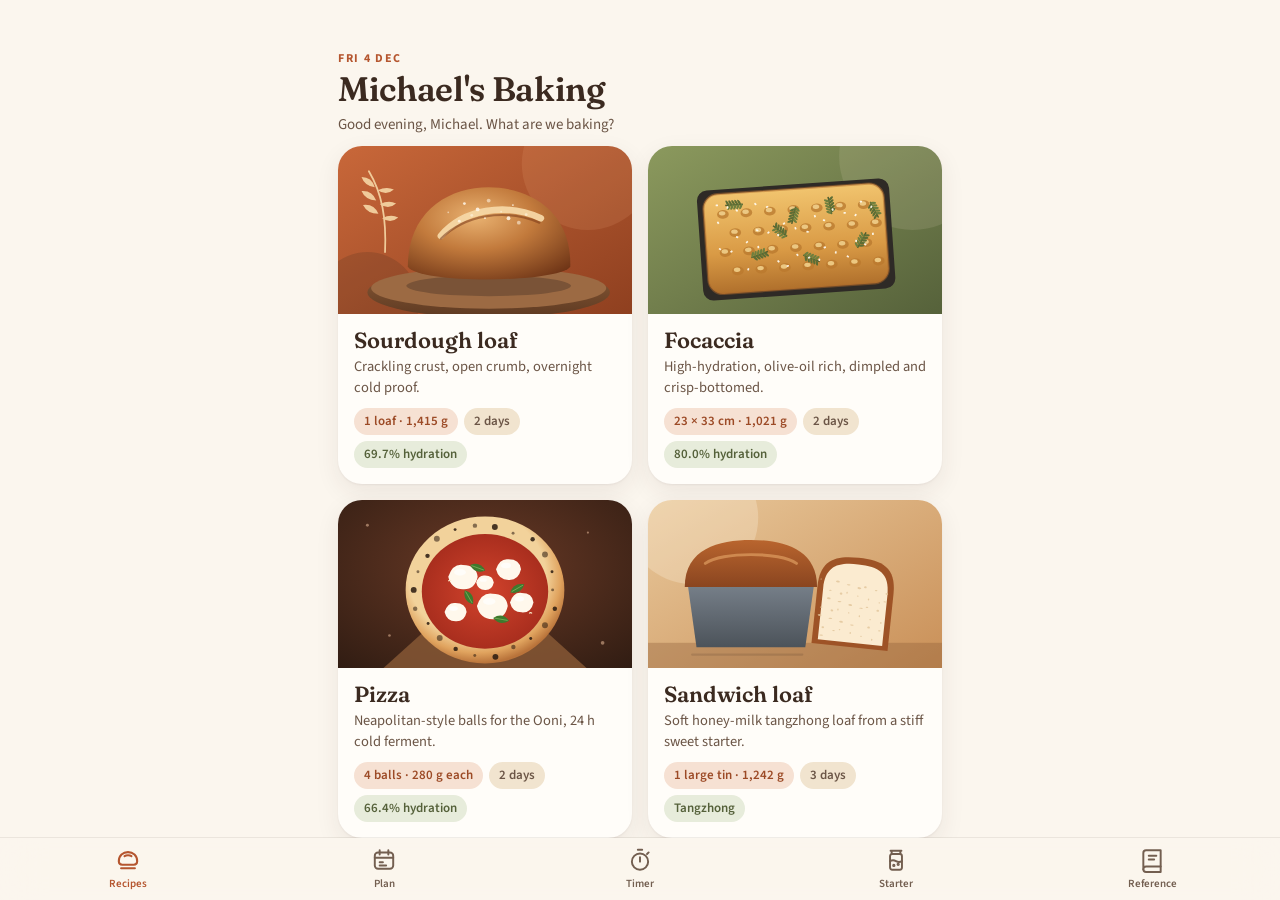
<file: index.html>
<!doctype html>
<html lang="en-GB">
<head>
<meta charset="utf-8">
<meta name="viewport" content="width=device-width,initial-scale=1,viewport-fit=cover">
<title>Michael's Baking</title>
<meta name="description" content="Sourdough loaf, focaccia, pizza and sandwich loaf: scaling, planner and bake-day timer.">
<meta name="theme-color" content="#FBF6EE">
<meta name="color-scheme" content="light dark">
<meta name="apple-mobile-web-app-capable" content="yes">
<meta name="mobile-web-app-capable" content="yes">
<meta name="apple-mobile-web-app-status-bar-style" content="default">
<meta name="apple-mobile-web-app-title" content="Baking">
<meta name="format-detection" content="telephone=no">
<link rel="manifest" href="manifest.webmanifest">
<link rel="apple-touch-icon" sizes="180x180" href="icons/apple-touch-icon.png">
<link rel="icon" type="image/png" sizes="192x192" href="icons/icon-192.png">
<style>
@font-face{font-family:"Fraunces";src:url([data-uri]) format("woff2");font-weight:400 700;font-display:swap}
@font-face{font-family:"Source Sans 3";src:url([data-uri]) format("woff2");font-weight:200 900;font-display:swap}
:root{
  --bg:#FBF6EE;--card:#FFFDF9;--ink:#3B2A20;--ink2:#6B5546;--ink3:#735F50;--heat-ink:#A8522A;--olive-ink:#55613A;--terra:#B5562F;--terra2:#9C4A26;--terra-soft:#F6E1D3;
  --wheat:#F1E4CF;--wheat2:#E6D3B6;--olive:#6E7B4B;--olive-soft:#E7ECDB;--heat:#FBE7DA;--heat2:#D9733F;--cold:#6F8796;--cold-soft:#E1E9EE;
  --line:rgba(59,42,32,.10);--line2:rgba(59,42,32,.16);--nav:rgba(251,246,238,.82);
  --shadow:0 1px 2px rgba(59,42,32,.06),0 8px 24px rgba(59,42,32,.08);--shadow-lg:0 2px 6px rgba(59,42,32,.08),0 18px 40px rgba(59,42,32,.14);
  --serif:"Fraunces","Iowan Old Style","Georgia",serif;--sans:"Source Sans 3","Source Sans Pro",-apple-system,BlinkMacSystemFont,"Segoe UI",Roboto,sans-serif;
  --sat:env(safe-area-inset-top,0px);--sab:env(safe-area-inset-bottom,0px);--tabh:62px;
  --ease:cubic-bezier(.2,.8,.2,1);
  color-scheme:light;
}
@media (prefers-color-scheme:dark){:root:not([data-theme=light]){
  --bg:#1A1410;--card:#261D17;--ink:#F4EADF;--ink2:#CDB9A7;--ink3:#A8937F;--heat-ink:#EE9466;--olive-ink:#AEBB86;--terra:#D86C40;--terra2:#E58A5E;--terra-soft:#3A2418;
  --wheat:#30251D;--wheat2:#3D2F25;--olive:#9DAA74;--olive-soft:#273021;--heat:#3A2419;--heat2:#E8834D;--cold:#8FA8B8;--cold-soft:#1F2A30;
  --line:rgba(255,236,215,.08);--line2:rgba(255,236,215,.14);--nav:rgba(26,20,16,.8);
  --shadow:0 1px 2px rgba(0,0,0,.3),0 8px 24px rgba(0,0,0,.25);--shadow-lg:0 2px 6px rgba(0,0,0,.35),0 18px 40px rgba(0,0,0,.4);color-scheme:dark}}
:root[data-theme=dark]{
  --bg:#1A1410;--card:#261D17;--ink:#F4EADF;--ink2:#CDB9A7;--ink3:#A8937F;--heat-ink:#EE9466;--olive-ink:#AEBB86;--terra:#D86C40;--terra2:#E58A5E;--terra-soft:#3A2418;
  --wheat:#30251D;--wheat2:#3D2F25;--olive:#9DAA74;--olive-soft:#273021;--heat:#3A2419;--heat2:#E8834D;--cold:#8FA8B8;--cold-soft:#1F2A30;
  --line:rgba(255,236,215,.08);--line2:rgba(255,236,215,.14);--nav:rgba(26,20,16,.8);
  --shadow:0 1px 2px rgba(0,0,0,.3),0 8px 24px rgba(0,0,0,.25);--shadow-lg:0 2px 6px rgba(0,0,0,.35),0 18px 40px rgba(0,0,0,.4);color-scheme:dark}
*{box-sizing:border-box;-webkit-tap-highlight-color:transparent}
html,body{margin:0;height:100%;background:var(--bg);color:var(--ink);font-family:var(--sans);font-size:16px;line-height:1.45;-webkit-font-smoothing:antialiased;overscroll-behavior:none}
body{overflow:hidden}
button{font:inherit;color:inherit;border:0;background:none;padding:0;cursor:pointer;touch-action:manipulation}
input{font:inherit;color:inherit}
.num{font-variant-numeric:tabular-nums lining-nums}
#app{position:fixed;inset:0;overflow:hidden;background:var(--bg)}
.view{position:absolute;inset:0;bottom:calc(var(--tabh) + var(--sab));overflow-y:auto;overflow-x:hidden;-webkit-overflow-scrolling:touch;overscroll-behavior-y:contain;scroll-behavior:auto}
.view.enter{animation:fadeUp .32s var(--ease)}
.view.push{animation:pushIn .38s var(--ease)}
.view.pop{animation:popIn .32s var(--ease)}
@keyframes fadeUp{from{opacity:0;transform:translateY(10px)}to{opacity:1;transform:none}}
@keyframes pushIn{from{transform:translateX(34%);opacity:.3}to{transform:none;opacity:1}}
@keyframes popIn{from{transform:translateX(-18%);opacity:.4}to{transform:none;opacity:1}}
.wrap{padding:0 18px 28px;max-width:640px;margin:0 auto}
/* nav */
.nav{position:sticky;top:0;z-index:20;height:calc(48px + var(--sat));padding-top:var(--sat);display:flex;align-items:center;justify-content:center;transition:background .2s,box-shadow .2s}
.nav .t{font-family:var(--sans);font-weight:700;font-size:16px;opacity:0;transform:translateY(4px);transition:all .22s var(--ease)}
.nav.solid{background:var(--nav);-webkit-backdrop-filter:saturate(1.6) blur(18px);backdrop-filter:saturate(1.6) blur(18px);box-shadow:0 .5px 0 var(--line2)}
.nav.solid .t{opacity:1;transform:none}
.nav .left,.nav .right{position:absolute;top:var(--sat);height:48px;display:flex;align-items:center}
.nav .left{left:6px}.nav .right{right:10px}
.back{display:flex;align-items:center;gap:2px;color:var(--terra);font-weight:600;font-size:17px;padding:8px 10px;border-radius:12px}
.back svg{width:22px;height:22px}
.iconbtn{width:44px;height:44px;border-radius:22px;display:grid;place-items:center;color:var(--terra)}
.iconbtn svg{width:22px;height:22px}
.large{padding:2px 18px 10px;max-width:640px;margin:0 auto}
.kicker{font-size:12px;letter-spacing:.14em;text-transform:uppercase;font-weight:700;color:var(--terra)}
h1.lt{font-family:var(--serif);font-weight:600;font-size:34px;line-height:1.08;margin:4px 0 0;letter-spacing:-.01em}
.sub{color:var(--ink2);font-size:15px;margin-top:6px}
h2.sh{font-family:var(--serif);font-weight:600;font-size:21px;margin:26px 0 10px;letter-spacing:-.005em}
h2.sh small{font-family:var(--sans);font-weight:500;font-size:13px;color:var(--ink3);margin-left:6px}
h3{font-family:var(--serif);font-weight:600;font-size:17px;margin:0 0 6px}
p{margin:0 0 10px}
.muted{color:var(--ink2)}.faint{color:var(--ink3);font-size:13px}
/* cards */
.card{background:var(--card);border-radius:20px;box-shadow:var(--shadow);padding:16px;margin-bottom:12px}
.card.flat{box-shadow:none;border:1px solid var(--line)}
.card.tint{background:var(--wheat);box-shadow:none}
.card.heat{background:var(--heat);box-shadow:none;border-left:4px solid var(--heat2)}
.card.olive{background:var(--olive-soft);box-shadow:none;border-left:4px solid var(--olive)}
.card .ct{font-size:12px;letter-spacing:.12em;text-transform:uppercase;font-weight:700;color:var(--ink3);margin-bottom:8px}
.card.heat .ct{color:var(--heat2)}.card.olive .ct{color:var(--olive)}
.pressable{transition:transform .18s var(--ease),box-shadow .18s}
.pressable:active{transform:scale(.975)}
/* recipe cards */
.rcard{display:block;width:100%;text-align:left;background:var(--card);border-radius:24px;box-shadow:var(--shadow);overflow:hidden;margin-bottom:16px}
.rcard .art{height:168px;position:relative;overflow:hidden}
.rcard .art svg{position:absolute;inset:0;width:100%;height:100%}
.rcard .body{padding:14px 16px 16px}
.rcard .name{font-family:var(--serif);font-weight:600;font-size:22px;line-height:1.15}
.rcard .desc{color:var(--ink2);font-size:14.5px;margin-top:3px}
.chips{display:flex;flex-wrap:wrap;gap:6px;margin-top:10px}
.chip{display:inline-flex;align-items:center;gap:5px;background:var(--wheat);color:var(--ink2);border-radius:999px;padding:4px 10px;font-size:13px;font-weight:600}
.chip.t{background:var(--terra-soft);color:var(--terra2)}
.chip.o{background:var(--olive-soft);color:var(--olive)}
.chip.c{background:var(--cold-soft);color:var(--cold)}
.chip.h{background:var(--heat);color:var(--heat2)}
/* hero */
.hero{position:relative;height:250px;margin-top:calc(-48px - var(--sat));overflow:hidden}
.hero svg{position:absolute;inset:0;width:100%;height:100%}
.hero .scrim{position:absolute;inset:auto 0 0 0;height:60%;background:linear-gradient(to top,rgba(30,18,10,.55),transparent)}
.hero .ht{position:absolute;left:18px;right:18px;bottom:16px;color:#FFF6EA}
.hero .ht h1{font-family:var(--serif);font-weight:600;font-size:32px;margin:0;line-height:1.05;text-shadow:0 2px 12px rgba(0,0,0,.25)}
.hero .ht .kicker{color:#F7C9A6}
.nav.over:not(.solid) .back,.nav.over:not(.solid) .iconbtn{color:#fff;background:rgba(30,18,10,.28);-webkit-backdrop-filter:blur(10px);backdrop-filter:blur(10px)}
.nav.over:not(.solid) .back{padding:8px 12px 8px 6px}
/* segmented */
.seg{display:flex;background:var(--wheat);border-radius:12px;padding:3px;gap:2px;position:relative}
.seg button{flex:1;min-height:44px;border-radius:9px;font-weight:600;font-size:14.5px;color:var(--ink2);transition:all .2s var(--ease);white-space:nowrap;padding:0 8px}
.seg button.on{background:var(--card);color:var(--ink);box-shadow:0 1px 3px rgba(59,42,32,.14),0 1px 1px rgba(59,42,32,.06)}
.seg.sticky{position:sticky;top:calc(48px + var(--sat));z-index:15;margin:0 -18px;padding:8px 18px;border-radius:0;background:var(--nav);-webkit-backdrop-filter:blur(18px);backdrop-filter:blur(18px)}
.seg.sticky .inner{display:flex;background:var(--wheat);border-radius:12px;padding:3px;gap:2px;width:100%}
/* stepper */
.ctrl{display:flex;align-items:center;justify-content:space-between;gap:12px;padding:10px 0;border-bottom:1px solid var(--line)}
.ctrl:last-child{border-bottom:0;padding-bottom:2px}
.ctrl:first-child{padding-top:2px}
.ctrl .lab{font-weight:600}
.ctrl .lab small{display:block;font-weight:400;color:var(--ink3);font-size:13px}
.stepper{display:flex;align-items:center;background:var(--wheat);border-radius:14px;padding:3px;flex-shrink:0}
.stepper button{width:46px;height:44px;border-radius:11px;display:grid;place-items:center;color:var(--terra);font-size:22px;font-weight:600;transition:background .15s}
.stepper button:active{background:var(--wheat2)}
.stepper button:disabled{color:var(--ink3);opacity:.5}
.stepper .val{min-width:76px;text-align:center;font-weight:700;font-size:17px;font-variant-numeric:tabular-nums}
.stepper .val small{font-weight:500;color:var(--ink3);font-size:13px;margin-left:2px}
.pillrow{display:flex;gap:8px;overflow-x:auto;padding:2px 18px 6px;margin:0 -18px;scrollbar-width:none;scroll-snap-type:x proximity}
.pillrow::-webkit-scrollbar{display:none}
.pill{flex-shrink:0;scroll-snap-align:start;border-radius:16px;padding:10px 14px;background:var(--card);box-shadow:var(--shadow);font-weight:600;font-size:14px;text-align:left;border:2px solid transparent;transition:all .18s var(--ease)}
.pill small{display:block;font-weight:500;color:var(--ink3);font-size:12px}
.pill.on{border-color:var(--terra);background:var(--terra-soft);color:var(--terra2)}
.pill.on small{color:var(--terra2);opacity:.8}
.rpick{display:flex;gap:10px;overflow-x:auto;margin:0 -18px;padding:4px 18px 10px;scrollbar-width:none}
.rpick::-webkit-scrollbar{display:none}
.rpick button{flex-shrink:0;width:92px;text-align:center;font-weight:600;font-size:13px;color:var(--ink2)}
.rpick .th{width:92px;height:72px;border-radius:18px;overflow:hidden;position:relative;margin-bottom:6px;box-shadow:var(--shadow);border:3px solid transparent;transition:all .2s var(--ease)}
.rpick .th svg{position:absolute;inset:0;width:100%;height:100%}
.rpick button.on{color:var(--terra2)}
.rpick button.on .th{border-color:var(--terra);transform:translateY(-2px)}
/* slider */
.slider{padding:6px 0 2px}
.slider .top{display:flex;justify-content:space-between;align-items:baseline}
.slider .big{font-family:var(--serif);font-weight:600;font-size:30px;color:var(--terra2)}
.slider .big small{font-size:16px}
input[type=range]{-webkit-appearance:none;appearance:none;width:100%;height:36px;background:transparent;margin:6px 0 0}
input[type=range]::-webkit-slider-runnable-track{height:8px;border-radius:4px;background:linear-gradient(to right,var(--terra) 0,var(--terra) var(--p,50%),var(--wheat2) var(--p,50%))}
input[type=range]::-webkit-slider-thumb{-webkit-appearance:none;width:30px;height:30px;border-radius:50%;background:#fff;margin-top:-11px;box-shadow:0 1px 3px rgba(0,0,0,.25),0 4px 10px rgba(59,42,32,.18);border:.5px solid rgba(0,0,0,.06)}
input[type=range]::-moz-range-track{height:8px;border-radius:4px;background:var(--wheat2)}
input[type=range]::-moz-range-progress{height:8px;border-radius:4px;background:var(--terra)}
input[type=range]::-moz-range-thumb{width:28px;height:28px;border-radius:50%;background:#fff;border:0;box-shadow:0 2px 8px rgba(0,0,0,.25)}
.ticks{display:flex;justify-content:space-between;font-size:12px;color:var(--ink3)}
.mark{font-size:12.5px;color:var(--ink3)}
/* ingredients */
.ing{display:flex;align-items:baseline;gap:10px;padding:11px 0;border-bottom:1px solid var(--line)}
.ing:last-child{border-bottom:0}
.ing .n{flex:1;min-width:0}
.ing .n small{display:block;color:var(--ink3);font-size:13px}
.ing .g{font-weight:700;font-size:18px;font-variant-numeric:tabular-nums;white-space:nowrap}
.ing .g small{font-weight:500;color:var(--ink3);font-size:13px;margin-left:1px}
.ing .p{width:58px;text-align:right;color:var(--ink3);font-size:13.5px;font-variant-numeric:tabular-nums}
.ing.total{border-top:2px solid var(--terra);border-bottom:0;margin-top:2px}
.ing.total .n{font-weight:700}
.ing.total .g{color:var(--terra2);font-size:20px}
.grp{font-size:12px;letter-spacing:.12em;text-transform:uppercase;font-weight:700;color:var(--terra);margin:14px 0 0}
.grp:first-child{margin-top:0}
.flash{animation:flash .5s var(--ease)}
@keyframes flash{0%{color:var(--terra)}100%{}}
.stats{display:grid;grid-template-columns:repeat(2,1fr);gap:8px;margin-bottom:12px}
.stat{background:var(--wheat);border-radius:16px;padding:10px 12px}
.stat b{display:block;font-family:var(--serif);font-weight:600;font-size:22px;color:var(--terra2);font-variant-numeric:tabular-nums;line-height:1.15}
.stat span{font-size:12.5px;color:var(--ink2)}
/* build */
.build{display:flex;align-items:center;gap:6px;flex-wrap:wrap}
.build .b{flex:1;min-width:70px;background:var(--card);border-radius:14px;padding:8px 6px;text-align:center}
.build .b b{display:block;font-size:19px;font-variant-numeric:tabular-nums}
.build .b span{font-size:12px;color:var(--ink3)}
.build .plus{color:var(--ink3);font-weight:700}
/* method */
.steps{position:relative}
.step{display:flex;gap:14px;padding-bottom:18px;position:relative}
.step:not(:last-child)::before{content:"";position:absolute;left:15px;top:34px;bottom:2px;width:2px;background:var(--wheat2);border-radius:1px}
.step .dot{flex-shrink:0;width:32px;height:32px;border-radius:16px;background:var(--terra-soft);color:var(--terra2);display:grid;place-items:center;font-weight:700;font-size:14px}
.step .tx b{display:block;font-size:16px;margin:4px 0 2px}
.step .tx span{color:var(--ink2);font-size:14.5px}
/* tables */
.tbl{width:100%;border-collapse:collapse;font-size:14.5px}
.tbl th{text-align:left;font-size:11.5px;letter-spacing:.08em;text-transform:uppercase;color:var(--ink3);font-weight:700;padding:0 8px 8px 0;border-bottom:2px solid var(--terra)}
.tbl td{padding:9px 8px 9px 0;border-bottom:1px solid var(--line);vertical-align:top}
.tbl tr:last-child td{border-bottom:0}
.tbl .r{text-align:right;white-space:nowrap;font-variant-numeric:tabular-nums;padding-right:0}
.tbl tr.hl td{color:var(--terra2);font-weight:700}
/* accordion */
.acc{background:var(--card);border-radius:18px;box-shadow:var(--shadow);margin-bottom:10px;overflow:hidden}
.acc>button{width:100%;display:flex;align-items:center;gap:10px;text-align:left;padding:15px 16px;font-weight:700;min-height:54px}
.acc>button .ch{margin-left:auto;transition:transform .25s var(--ease);color:var(--ink3)}
.acc.open>button .ch{transform:rotate(90deg)}
.acc .ab{display:none;padding:0 16px 16px}
.acc.open .ab{display:block;animation:fadeUp .25s var(--ease)}
.trow{padding:10px 0;border-top:1px solid var(--line)}
.trow b{display:block}
.trow .cause{color:var(--ink3);font-size:13.5px}
.trow .fix{color:var(--ink2);font-size:14.5px;margin-top:2px}
.trow .fix::before{content:"Fix: ";font-weight:700;color:var(--olive)}
ul.clean{margin:0;padding:0;list-style:none}
ul.clean li{position:relative;padding:6px 0 6px 22px}
ul.clean li::before{content:"";position:absolute;left:4px;top:14px;width:7px;height:7px;border-radius:50%;background:var(--terra)}
ul.clean.ok li::before{background:var(--olive)}
ul.clean.bad li::before{background:#B23A2E}
ol.rules{margin:0;padding:0;list-style:none;counter-reset:r}
ol.rules li{counter-increment:r;display:flex;gap:12px;padding:9px 0;border-bottom:1px solid var(--line);align-items:flex-start}
ol.rules li:last-child{border-bottom:0}
ol.rules li::before{content:counter(r);flex-shrink:0;width:26px;height:26px;border-radius:13px;background:var(--terra);color:#fff;font-weight:700;font-size:13px;display:grid;place-items:center}
/* buttons */
.btn{display:flex;align-items:center;justify-content:center;gap:8px;width:100%;min-height:54px;border-radius:16px;font-weight:700;font-size:17px;background:var(--terra);color:#fff;box-shadow:0 6px 18px rgba(181,86,47,.32);transition:transform .15s var(--ease),filter .15s}
.btn:active{transform:scale(.97);filter:brightness(.95)}
.btn.sec{background:var(--wheat);color:var(--terra2);box-shadow:none}
.btn.ghost{background:transparent;color:var(--terra);box-shadow:none;border:1.5px solid var(--line2)}
.btn svg{width:20px;height:20px}
.btnrow{display:flex;gap:10px}
.btnrow .btn{flex:1}
/* tab bar */
.tabbar{position:fixed;left:0;right:0;bottom:0;height:calc(var(--tabh) + var(--sab));padding-bottom:var(--sab);display:flex;background:var(--nav);-webkit-backdrop-filter:saturate(1.6) blur(20px);backdrop-filter:saturate(1.6) blur(20px);box-shadow:0 -.5px 0 var(--line2);z-index:40}
.tabbar button{flex:1;display:flex;flex-direction:column;align-items:center;justify-content:center;gap:3px;font-size:11px;font-weight:600;color:var(--ink3);position:relative;transition:color .2s}
.tabbar button svg{width:26px;height:26px;transition:transform .25s var(--ease)}
.tabbar button.on{color:var(--terra)}
.tabbar button.on svg{transform:translateY(-1px) scale(1.06)}
.tabbar .badge{position:absolute;top:7px;left:calc(50% + 8px);width:9px;height:9px;border-radius:50%;background:var(--heat2);box-shadow:0 0 0 2px var(--bg);animation:pulse 1.6s infinite}
@keyframes pulse{0%,100%{transform:scale(1)}50%{transform:scale(1.25)}}
/* now baking pill */
.nowpill{position:fixed;left:12px;right:12px;bottom:calc(var(--tabh) + var(--sab) + 10px);z-index:35;display:flex;align-items:center;gap:12px;padding:10px 14px 10px 10px;border-radius:20px;background:var(--ink);color:var(--bg);box-shadow:var(--shadow-lg);animation:fadeUp .35s var(--ease);max-width:616px;margin:0 auto}
.nowpill .mini{width:40px;height:40px;flex-shrink:0}
.nowpill .tt{flex:1;min-width:0}
.nowpill .tt b{display:block;font-size:14.5px;white-space:nowrap;overflow:hidden;text-overflow:ellipsis}
.nowpill .tt span{font-size:12.5px;opacity:.7}
.nowpill .cd{font-weight:700;font-size:19px;font-variant-numeric:tabular-nums}
.has-pill .wrap{padding-bottom:96px}
/* planner timeline */
.daytag{position:sticky;top:calc(48px + var(--sat));z-index:5;display:flex;align-items:center;gap:8px;padding:10px 0 8px;background:var(--bg);font-weight:700;font-size:14px}
.daytag .dd{background:var(--ink);color:var(--bg);padding:3px 10px;border-radius:999px;font-size:12.5px;letter-spacing:.04em}
.daytag .rel{color:var(--ink3);font-weight:600;font-size:13px}
.tl{position:relative}
.ev{display:grid;grid-template-columns:54px 22px 1fr;gap:0 8px;position:relative;min-height:56px}
.ev .tm{font-weight:700;font-variant-numeric:tabular-nums;font-size:16px;padding-top:12px;text-align:right}
.ev .rail{position:relative;display:flex;justify-content:center}
.ev .rail::before{content:"";position:absolute;top:0;bottom:0;width:3px;border-radius:2px;background:var(--seg,var(--wheat2))}
.ev .rail i{position:relative;z-index:1;margin-top:13px;width:16px;height:16px;border-radius:50%;background:var(--card);border:3.5px solid var(--seg,var(--terra))}
.ev .bx{padding:8px 0 10px}
.ev .bx .in{background:var(--card);border-radius:16px;box-shadow:var(--shadow);padding:10px 12px}
.ev .bx b{display:block;font-size:15.5px;line-height:1.25}
.ev .bx .d{font-size:13.5px;color:var(--ink2);margin-top:2px}
.ev .bx .meta{display:flex;flex-wrap:wrap;gap:6px;margin-top:7px;align-items:center}
.ev .bar{height:6px;border-radius:3px;background:var(--seg);opacity:.85;min-width:6px}
.ev.anchor .bx .in{background:var(--terra);color:#fff;box-shadow:0 8px 22px rgba(181,86,47,.35)}
.ev.anchor .bx .d{color:rgba(255,255,255,.85)}
.ev.anchor .chip{background:rgba(255,255,255,.2);color:#fff}
.k-prep{--seg:var(--terra)}.k-wait{--seg:#C9A77E}.k-cold{--seg:var(--cold)}.k-oven{--seg:var(--heat2)}.k-rest{--seg:var(--olive)}
.overview{display:flex;height:14px;border-radius:7px;overflow:hidden;gap:2px;margin:10px 0 6px}
.overview i{display:block;height:100%;background:var(--seg)}
.legend{display:flex;flex-wrap:wrap;gap:4px 12px;font-size:12.5px;color:var(--ink2)}
.legend span{display:inline-flex;align-items:center;gap:5px}
.legend span::before{content:"";width:10px;height:10px;border-radius:3px;background:var(--seg)}
.sum{display:flex;align-items:stretch;gap:10px}
.sum>div{flex:1;background:var(--card);border-radius:18px;box-shadow:var(--shadow);padding:12px 14px}
.sum b{display:block;font-family:var(--serif);font-weight:600;font-size:24px;font-variant-numeric:tabular-nums}
.sum span{font-size:12.5px;color:var(--ink3);font-weight:600;text-transform:uppercase;letter-spacing:.08em}
.sum .arrow{flex:0;display:grid;place-items:center;background:none;box-shadow:none;padding:0;color:var(--ink3)}
.timepick{display:flex;align-items:center;gap:8px}
.timepick input[type=time]{appearance:none;-webkit-appearance:none;border:0;background:var(--wheat);border-radius:14px;height:46px;padding:0 12px;font-weight:700;font-size:20px;font-variant-numeric:tabular-nums;min-width:110px;text-align:center;color:var(--ink)}
.timepick .sm{width:46px;height:46px;border-radius:14px;background:var(--wheat);color:var(--terra);font-weight:700;font-size:14px}
.guide{display:grid;grid-template-columns:1fr 1fr;gap:8px}
.guide .g{background:var(--card);border-radius:16px;padding:10px 12px;box-shadow:var(--shadow)}
.guide .g>span{display:block;font-size:12px;color:var(--ink3);font-weight:600;line-height:1.3}
.guide .g b{display:block;font-size:17px;margin-top:3px;line-height:1.25}
.guide .g.wide{grid-column:1/-1}
.est{font-size:11px;font-weight:700;letter-spacing:.06em;text-transform:uppercase;color:var(--heat2);margin-left:4px}
.tempdial{display:flex;align-items:center;gap:14px}
.thermo{width:54px;height:54px;border-radius:27px;display:grid;place-items:center;font-family:var(--serif);font-weight:600;font-size:15px;color:#fff;flex-shrink:0;transition:background .3s}
/* timer */
.timerv{background:radial-gradient(120% 70% at 50% 0%,#5A3524 0%,#2B1D15 55%,#1E1510 100%);color:#FBEFE2;bottom:0;z-index:30}
.timerv .nav.solid{background:rgba(30,21,16,.8);box-shadow:none}
.timerv .nav .t{color:#FBEFE2}
.timerv .iconbtn{color:#F7C9A6}
.timerv.inline{bottom:calc(var(--tabh) + var(--sab));z-index:1}
.ringwrap{position:relative;width:min(78vw,300px);aspect-ratio:1;margin:6px auto 0}
.ringwrap svg{width:100%;height:100%;transform:rotate(-90deg)}
.ringwrap .ctr{position:absolute;inset:0;display:flex;flex-direction:column;align-items:center;justify-content:center;text-align:center;padding:0 30px}
.ringwrap .cd{font-weight:600;font-size:clamp(44px,14vw,60px);font-variant-numeric:tabular-nums;letter-spacing:-.02em;line-height:1}
.ringwrap .lbl{font-size:13px;letter-spacing:.12em;text-transform:uppercase;color:#E8B892;font-weight:700;margin-bottom:8px}
.ringwrap .of{font-size:14px;color:rgba(251,239,226,.6);margin-top:8px}
.ring-bg{stroke:rgba(255,255,255,.09)}
.ring-fg{stroke:url(#rg);transition:stroke-dashoffset .9s linear}
.ringwrap.done .ring-fg{stroke:#9DB26B}
.ringwrap.done .cd{color:#C9DC9A}
.tstep{text-align:center;padding:0 20px;margin-top:14px}
.tstep .no{font-size:13px;color:#E8B892;font-weight:700;letter-spacing:.1em;text-transform:uppercase}
.tstep h2{font-family:var(--serif);font-weight:600;font-size:26px;line-height:1.15;margin:6px 0 8px}
.tstep p{color:rgba(251,239,226,.78);font-size:15px;margin:0 auto;max-width:420px}
.cue{display:inline-flex;gap:8px;align-items:flex-start;text-align:left;background:rgba(157,178,107,.16);color:#D6E4B4;border-radius:14px;padding:9px 12px;font-size:14.5px;margin-top:12px;max-width:440px}
.cue b{color:#E7F0CF}
.tctl{display:flex;align-items:center;justify-content:center;gap:22px;margin:22px 0 6px}
.tctl .rb{width:58px;height:58px;border-radius:29px;background:rgba(255,255,255,.09);display:grid;place-items:center;color:#FBEFE2;transition:transform .15s,background .15s}
.tctl .rb:disabled{opacity:.3}
.tctl .rb svg{width:26px;height:26px}
.tctl .rb small{display:none}
.tctl .play{width:84px;height:84px;border-radius:42px;background:linear-gradient(160deg,#D9733F,#B5562F);box-shadow:0 10px 30px rgba(217,115,63,.45);display:grid;place-items:center;color:#fff;transition:transform .15s}
.tctl .play svg{width:36px;height:36px}
.tctl button:active{transform:scale(.92)}
.tsmall{display:flex;justify-content:center;gap:8px;flex-wrap:wrap;margin:8px 16px 0}
.tsmall button{min-height:44px;border-radius:999px;padding:8px 14px;background:rgba(255,255,255,.08);color:#F3DCC8;font-weight:600;font-size:14px}
.tsmall button.on{background:rgba(217,115,63,.3);color:#fff}
.nextbtn{display:block;margin:18px auto 0;width:calc(100% - 40px);max-width:420px}
.done-pulse{animation:dp 1.4s infinite}
@keyframes dp{0%,100%{box-shadow:0 0 0 0 rgba(157,178,107,.6)}50%{box-shadow:0 0 0 14px rgba(157,178,107,0)}}
.overall{margin:18px 20px 0;}
.overall .bar{height:6px;border-radius:3px;background:rgba(255,255,255,.1);overflow:hidden}
.overall .bar i{display:block;height:100%;background:linear-gradient(90deg,#D9733F,#F2B27F);border-radius:3px}
.overall .lab{display:flex;justify-content:space-between;font-size:12.5px;color:rgba(251,239,226,.6);margin-top:6px}
.scards{display:flex;gap:10px;overflow-x:auto;padding:16px 20px 26px;scroll-snap-type:x mandatory;scrollbar-width:none}
.scards::-webkit-scrollbar{display:none}
.scard{flex-shrink:0;width:150px;scroll-snap-align:center;text-align:left;border-radius:18px;padding:12px;background:rgba(255,255,255,.06);color:#F3DCC8;border:1.5px solid transparent;transition:all .2s var(--ease)}
.scard .sn{font-size:12px;font-weight:700;color:#E8B892}
.scard b{display:block;font-size:14px;line-height:1.25;margin:4px 0;color:#FBEFE2}
.scard span{font-size:12.5px;opacity:.7}
.scard.cur{border-color:#D9733F;background:rgba(217,115,63,.16)}
.scard.past{opacity:.45}
.scard.past .sn::after{content:" ✓"}
.tstart .wrap{color:#FBEFE2}
.tstart .card{background:rgba(255,255,255,.06);box-shadow:none;color:#FBEFE2}
.tstart .rpick button{color:rgba(251,239,226,.7)}
.tstart .rpick button.on{color:#F7C9A6}
.tstart .faint,.tstart .muted{color:rgba(251,239,226,.6)}
.tstart .slist{margin:0;padding:0;list-style:none}
.tstart .slist li{display:flex;gap:12px;padding:10px 0;border-bottom:1px solid rgba(255,255,255,.08);align-items:center}
.tstart .slist li:last-child{border-bottom:0}
.tstart .slist .i{width:26px;height:26px;border-radius:13px;background:rgba(217,115,63,.22);color:#F7C9A6;font-weight:700;font-size:12.5px;display:grid;place-items:center;flex-shrink:0}
.tstart .slist .x{flex:1}
.tstart .slist .du{font-variant-numeric:tabular-nums;color:rgba(251,239,226,.65);font-size:14px;white-space:nowrap}
.tstart .slist button{color:#F7C9A6;font-weight:600;font-size:13px;padding:6px 8px;border-radius:10px;background:rgba(255,255,255,.06)}
.toast{position:fixed;left:50%;top:calc(var(--sat) + 12px);transform:translate(-50%,-20px);opacity:0;z-index:60;background:var(--ink);color:var(--bg);padding:10px 16px;border-radius:14px;font-weight:600;font-size:14.5px;box-shadow:var(--shadow-lg);transition:all .3s var(--ease);pointer-events:none;max-width:90vw;text-align:center}
.toast.show{opacity:1;transform:translate(-50%,0)}
.sheet-bg{position:fixed;inset:0;background:rgba(20,12,8,.4);z-index:70;animation:fade .2s}
@keyframes fade{from{opacity:0}}
.sheet{position:fixed;left:0;right:0;bottom:0;z-index:71;background:var(--bg);border-radius:24px 24px 0 0;padding:10px 18px calc(18px + var(--sab));max-height:86vh;overflow-y:auto;animation:sheetUp .35s var(--ease);max-width:680px;margin:0 auto}
.sheet .grab{width:38px;height:5px;border-radius:3px;background:var(--line2);margin:0 auto 12px}
@keyframes sheetUp{from{transform:translateY(100%)}}
.feed{display:flex;align-items:center;gap:16px}
.jar{width:74px;flex-shrink:0}
.feed .days{font-family:var(--serif);font-weight:600;font-size:34px;line-height:1}
.eq{font-family:var(--serif);font-size:17px;text-align:center;padding:6px 0}
.eq .fr{display:inline-flex;flex-direction:column;vertical-align:middle;margin:0 6px;text-align:center}
.eq .fr span:first-child{border-bottom:1.5px solid currentColor;padding:0 4px 2px}
.eq .fr span:last-child{padding:2px 4px 0}
.hscroll{overflow-x:auto;margin:0 -16px;padding:0 16px}
.wtable{display:grid;grid-template-columns:repeat(6,1fr);gap:6px;text-align:center}
.wtable div{background:var(--wheat);border-radius:12px;padding:8px 2px}
.wtable div b{display:block;font-size:17px;font-variant-numeric:tabular-nums}
.wtable div span{font-size:12px;color:var(--ink3)}
.wtable div.on{background:var(--terra);color:#fff}
.wtable div.on span{color:rgba(255,255,255,.8)}
.home-top{display:flex;align-items:flex-end;justify-content:space-between}
.starterchip{display:flex;align-items:center;gap:12px}
.spacer{height:12px}
.center{text-align:center}
.tag{display:inline-block;font-size:11px;font-weight:700;letter-spacing:.08em;text-transform:uppercase;padding:2px 7px;border-radius:6px;background:var(--heat);color:var(--heat2)}
@media (min-width:700px){.rgrid{display:grid;grid-template-columns:1fr 1fr;gap:16px}.rgrid .rcard{margin:0}}
@media (prefers-reduced-motion:reduce){*{animation:none!important;transition:none!important}}
body.focus .tabbar,body.focus .nowpill{display:none!important}
body.focus .view{bottom:0}
body.ontimer .tabbar{background:rgba(30,21,16,.88);box-shadow:0 -.5px 0 rgba(255,255,255,.08)}
body.ontimer .tabbar button{color:rgba(251,239,226,.45)}
body.ontimer .tabbar button.on{color:#F2B27F}
body.ontimer .tabbar .badge{box-shadow:0 0 0 2px #1E1510}
.timerv .large .kicker{color:#F2B27F}
.timerv h1.lt{color:#FBEFE2}
.timerv .card .ct{color:rgba(251,239,226,.5)}

.guide .g .est{display:inline;font-size:9.5px;margin-left:6px;padding:1px 5px;border-radius:6px;background:var(--heatbg,rgba(217,115,63,.12));vertical-align:1px}
.warnbar{display:flex;gap:10px;align-items:flex-start;background:rgba(217,115,63,.12);color:var(--heat2);border-radius:14px;padding:10px 12px;font-size:14px;font-weight:600;margin-top:10px;line-height:1.35}
.build{flex-wrap:nowrap;gap:4px}
.build .b{min-width:0;padding:8px 2px}
.build .b.tot{background:var(--terra);color:#fff}
.build .b.tot span{color:rgba(255,255,255,.8)}
.card .pillrow{margin:0 -16px;padding:2px 16px 4px;scroll-padding:0 16px}
.card .pill{background:var(--wheat);box-shadow:none}
.card .pill.on{background:var(--terra-soft)}

.nowpill{background:rgba(43,29,21,.94);color:#FBEFE2;-webkit-backdrop-filter:blur(16px);backdrop-filter:blur(16px)}
[data-theme=dark] .nowpill{box-shadow:0 0 0 .5px rgba(255,236,215,.12),0 10px 30px rgba(0,0,0,.5)}
@media (prefers-color-scheme:dark){.nowpill{box-shadow:0 0 0 .5px rgba(255,236,215,.12),0 10px 30px rgba(0,0,0,.5)}}
/* ---------- v2: accessibility + iOS fixes ---------- */
.chip.o{color:var(--olive-ink)}.chip.h,.est,.warnbar{color:var(--heat-ink)}
@media (prefers-color-scheme:dark){:root:not([data-theme=light]) .btn:not(.sec):not(.ghost){background:#B5562F}}
:root[data-theme=dark] .btn:not(.sec):not(.ghost){background:#B5562F}
.timerv .btn:not(.sec):not(.ghost){background:#B5562F}
.stepper input.val{width:84px;min-width:0;border:0;background:transparent;color:var(--ink);font:inherit;font-weight:700;font-size:17px;text-align:center;font-variant-numeric:tabular-nums;padding:0;-moz-appearance:textfield;appearance:textfield;height:44px;border-radius:10px}
.stepper input.val::-webkit-inner-spin-button,.stepper input.val::-webkit-outer-spin-button{-webkit-appearance:none;margin:0}
.stepper input.val:focus{background:var(--card);outline:2px solid var(--terra)}
.stepper .unit{font-weight:500;color:var(--ink3);font-size:13px;margin:0 4px 0 -6px}
.back{min-height:44px}
.tstart .slist button{min-height:44px;min-width:60px;font-size:14px}
input[type=range]{height:44px}
.chip[data-act]{min-height:44px;padding:0 14px}
:focus-visible{outline:3px solid var(--terra);outline-offset:2px;border-radius:10px}
.timerv :focus-visible{outline-color:#F2B27F}
.sheet{max-height:86vh;max-height:86dvh}
.wrap{padding-left:max(18px,env(safe-area-inset-left));padding-right:max(18px,env(safe-area-inset-right))}
.ionote{margin:14px 16px 0;padding:10px 12px;border-radius:14px;background:rgba(255,255,255,.06);color:rgba(251,239,226,.78);font-size:13.5px;line-height:1.4}
.ionote b{color:#F7C9A6}
.notebar{display:flex;gap:10px;align-items:flex-start;background:var(--cold-soft);color:var(--ink);border-radius:14px;padding:10px 12px;font-size:14px;margin:0 0 12px;line-height:1.35}
.updbar{position:fixed;left:12px;right:12px;top:calc(var(--sat) + 10px);z-index:80;display:flex;align-items:center;gap:12px;background:#2B1D15;color:#FBEFE2;border-radius:16px;padding:10px 10px 10px 16px;box-shadow:var(--shadow-lg);font-weight:600;font-size:14.5px}
.updbar button{margin-left:auto;background:#B5562F;color:#fff;border-radius:12px;min-height:44px;padding:0 16px;font-weight:700}
.sr{position:absolute;width:1px;height:1px;overflow:hidden;clip:rect(0 0 0 0);white-space:nowrap}
/* v2.1 contrast: no opacity on selected pill sub-labels; brighter build total label */
.pill.on small{opacity:1}
.build .b.tot span{color:#fff}
@media (prefers-color-scheme:dark){:root:not([data-theme=light]) .build .b.tot{background:#B5562F}}
:root[data-theme=dark] .build .b.tot{background:#B5562F}
/* v2.1 narrow phones: controls wrap rather than overflow */
.ctrl{flex-wrap:wrap}
.ctrl>.lab{flex:1 1 130px;min-width:0}
.tempdial{flex:1 1 150px;min-width:0}
.ctrl>.stepper{margin-left:auto}
@media (max-width:380px){.stepper .val{min-width:60px}.stepper input.val{width:68px}}

/* ===== v2.1: planner conflicts, readiness check, dough temp, DDT, data ===== */
.okbar{display:flex;gap:10px;align-items:flex-start;background:var(--olive-soft);color:var(--olive-ink);border-radius:14px;padding:10px 12px;font-size:14px;font-weight:600;margin-top:12px;line-height:1.35}
.conflictbox{margin-top:12px;border-radius:18px;padding:14px;background:var(--heat);border:2px solid var(--heat2);color:var(--ink)}
.conflictbox .h{display:block;font-size:17px;color:var(--heat-ink);margin-bottom:4px}
.conflictbox p{margin:4px 0;font-size:14.5px;line-height:1.4}
ul.clash{margin:6px 0 4px;padding-left:18px;font-size:14px;line-height:1.45}ul.clash b{color:var(--heat-ink)}
.alts{display:grid;gap:8px}
.alt{display:block;width:100%;text-align:left;min-height:44px;border-radius:14px;padding:10px 12px;background:var(--card);box-shadow:var(--shadow);border:2px solid transparent}
.alt b{display:block;font-size:15px;color:var(--terra2)}.alt span{display:block;font-size:13.5px;color:var(--ink2);margin-top:2px}.alt small{display:block;font-size:12.5px;color:var(--ink3);margin-top:2px}
.alt:active{border-color:var(--terra)}
.warnbar.accepted ul.clash{margin-top:4px}
.linkbtn{min-height:44px;padding:0 4px;color:var(--terra2);font-weight:700;text-decoration:underline;text-underline-offset:3px;font-size:14px}
.ev.clash .in{box-shadow:0 0 0 2px var(--heat2),var(--shadow)}
.ev.clash .rail i{background:var(--heat2)}
.clashtag{margin-top:6px;font-size:13px;font-weight:700;color:var(--heat-ink)}
.overview i.clash{background-image:repeating-linear-gradient(45deg,rgba(0,0,0,.35) 0 3px,transparent 3px 6px)}
.ev.target .in{box-shadow:0 0 0 2px var(--terra),var(--shadow)}
.awayrow{display:flex;gap:10px;margin-top:10px}
.awayrow label{flex:1;display:flex;flex-direction:column;gap:4px;font-size:13px;font-weight:600;color:var(--ink2)}
.awayrow input{appearance:none;-webkit-appearance:none;border:0;background:var(--wheat);border-radius:12px;height:46px;padding:0 10px;font-weight:700;font-size:18px;color:var(--ink);font-family:inherit;min-width:0}
.ready{margin:14px 16px 0;padding:16px;border-radius:20px;background:rgba(242,178,127,.12);border:2px solid #D9733F;color:#FBEFE2}
.ready h3{margin:0 0 6px;font-family:var(--serif);font-size:22px}
.ready p{margin:0 0 10px;font-size:15px;line-height:1.4;color:rgba(251,239,226,.85)}
.ready .ct{color:#F7C9A6}
.rmore{display:flex;gap:8px;margin:4px 0 10px}
.rmore button{flex:1;min-height:48px;border-radius:14px;background:rgba(255,255,255,.1);color:#FBEFE2;font-weight:700;font-size:16px}
.ready .btn{margin-top:8px}
.ready .btn.sec{background:rgba(255,255,255,.1);color:#F7C9A6}
.ready .faint{color:rgba(251,239,226,.65)}
.dtemp{margin-top:12px;padding-top:12px;border-top:1px solid rgba(255,255,255,.1)}
.dtemp label{font-weight:700;font-size:14.5px;display:block;margin-bottom:6px}
.dtrow{display:flex;align-items:center;gap:8px;flex-wrap:wrap}
.dtrow input{width:96px;height:46px;border:0;border-radius:12px;background:rgba(255,255,255,.1);color:#FBEFE2;font-size:20px;font-weight:700;padding:0 10px;font-family:inherit}
.dtemp .faint{color:rgba(251,239,226,.65);margin-top:6px}
.dtemp .linkbtn{color:#F7C9A6}
.dtwarn:empty{display:none}
.dtwarn{display:flex;gap:10px;align-items:flex-start;margin-top:10px;padding:10px 12px;border-radius:12px;background:rgba(247,201,166,.14);color:#FBEFE2;font-size:14px;line-height:1.4}
.dtwarn .linkbtn{display:block;min-height:44px;padding:0;margin-top:2px;text-align:left}
#ddth:focus{outline:none}
#ddth:focus-visible{outline:2px solid var(--terra2);outline-offset:4px}
.alarmtip{margin:10px 16px 0;padding:10px 12px;border-radius:14px;background:rgba(242,178,127,.1);color:rgba(251,239,226,.85);font-size:13.5px;line-height:1.4}
.alarmtip b{color:#F7C9A6}
.wakerow{display:flex;justify-content:center;margin:10px 16px 0}
.chipbtn{min-height:44px;border-radius:999px;padding:8px 16px;background:rgba(255,255,255,.08);color:#F3DCC8;font-weight:600;font-size:14px}
.chipbtn.on{background:rgba(110,123,75,.35);color:#fff}
.chipbtn.warn{background:rgba(217,115,63,.3);color:#fff}
.ddtres{display:flex;justify-content:space-between;align-items:center;margin:12px 0 8px;padding:12px 14px;border-radius:14px;background:var(--wheat)}
.ddtres span{font-weight:600}.ddtres b{font-size:26px;color:var(--terra2)}
.filebtn{position:relative;cursor:pointer}
.filebtn input{position:absolute;inset:0;opacity:0;width:100%;height:100%;cursor:pointer}
.filebtn:focus-within{outline:3px solid var(--terra);outline-offset:2px}
.sheet:focus{outline:none}

</style>
</head>
<body>
<div id="app">
  <noscript><p style="padding:24px">This app needs JavaScript.</p></noscript>
  <main id="view" class="view"></main>
  <button id="pill" class="nowpill" data-act="tab" data-arg="timer" style="display:none" type="button"></button>
  <nav class="tabbar" aria-label="Main">
    <button data-act="tab" data-arg="recipes" class="on" aria-label="Recipes"><span id="i-recipes"></span>Recipes</button>
    <button data-act="tab" data-arg="plan" aria-label="Plan"><span id="i-plan"></span>Plan</button>
    <button data-act="tab" data-arg="timer" aria-label="Timer"><span id="i-timer"></span>Timer<span class="badge" id="tbadge" style="display:none"></span></button>
    <button data-act="tab" data-arg="starter" aria-label="Starter"><span id="i-starter"></span>Starter</button>
    <button data-act="tab" data-arg="ref" aria-label="Reference"><span id="i-ref"></span>Reference</button>
  </nav>
</div>
<div id="toast" class="toast" role="status" aria-live="polite"></div>
<script>
"use strict";
const RECIPES = {
  loaf:{name:"Sourdough loaf",short:"Loaf",desc:"Crackling crust, open crumb, overnight cold proof.",days:"2 days",oven:"250 °C cloche"},
  focaccia:{name:"Focaccia",short:"Focaccia",desc:"High-hydration, olive-oil rich, dimpled and crisp-bottomed.",days:"2 days",oven:"240–245 °C"},
  pizza:{name:"Pizza",short:"Pizza",desc:"Neapolitan-style balls for the Ooni, 24 h cold ferment.",days:"2 days",oven:"Ooni 420–450 °C"},
  sandwich:{name:"Sandwich loaf",short:"Sandwich",desc:"Soft honey-milk tangzhong loaf from a stiff sweet starter.",days:"3 days",oven:"175 °C"}
};
const RIDS=["loaf","focaccia","pizza","sandwich"];
const LEAN={
  loaf:{flours:[{name:"Strong white bread flour",note:"Doves",pct:1}],L:.2,salt:.02,oil:0,reserve:.04,baseFlour:750,H0:69.7,Hmin:64,Hmax:76,build:[20,70,70],need:150},
  focaccia:{flours:[{name:"Strong white bread flour",note:"",pct:1}],L:.2,salt:.022,oil:.04,reserve:.06,baseFlour:500,H0:80,Hmin:74,Hmax:86,build:[20,50,50],need:100},
  pizza:{flours:[{name:"Tipo 00",note:"Molino Casillo",pct:.6},{name:"Strong white bread flour",note:"Doves",pct:.4}],L:110/600,salt:16/600,oil:0,reserve:.05,baseFlour:600,H0:66.4,Hmin:62,Hmax:70,build:[20,55,55],need:110}
};
const TRAYS=[
  {id:"23x33",label:"23 × 33",sub:"Standard",area:759,w:33,h:23},
  {id:"30x40",label:"30 × 40",sub:"Large ×1.58",area:759*1.58,w:40,h:30},
  {id:"33x46",label:"33 × 46",sub:"Half-sheet",area:1518,w:46,h:33},
  {id:"20x20",label:"20 × 20",sub:"Square tin",area:400,w:20,h:20},
  {id:"r28",label:"Ø 28",sub:"Round tin",area:615.75,w:28,h:28,round:true},
  {id:"custom",label:"Custom",sub:"Your size",area:759}
];
const SANDWICH=[
  {group:"Stiff starter",name:"Active starter",g:15,key:"seed"},{group:"Stiff starter",name:"Honey",g:15,key:"shoney"},{group:"Stiff starter",name:"Water",g:30,key:"swater"},{group:"Stiff starter",name:"Bread flour",g:60,key:"sflour"},
  {group:"Tangzhong",name:"Bread flour",g:35,key:"tflour"},{group:"Tangzhong",name:"Milk",g:175,key:"milk"},
  {group:"Main dough",name:"Cold water",g:225,key:"water"},{group:"Main dough",name:"Honey",g:75,key:"honey"},{group:"Main dough",name:"Neutral oil",g:25,key:"oil"},{group:"Main dough",name:"Bread flour",g:575,key:"flour"},{group:"Main dough",name:"Fine salt",g:12,key:"salt"}
];
const BAND_LABELS=["23 °C or cooler","24–25 °C","26 °C","27–28 °C","29 °C or warmer"];
function band(t){return t<=23?0:t<=25?1:t<=26?2:t<=28?3:4}
const R=(r,m)=>({r,m});
const LEV=[R("7–10 h",510),R("5–8 h",390),R("4½–7 h",345),R("3½–5 h",255),R("3–4½ h",225)];
const LEV_FAST=[R("6–8 h",420),R("4–6 h",300),R("3½–5 h",255),R("3–4 h",210),R("2½–3½ h",180)];
const LOAF_BULK=[R("6–8 h",420),R("4–6 h",300),R("3½–5 h",255),R("3–4 h",210),R("2½–3½ h",180)];
const LOAF_RISE=["50–60%","about 50%","40–50%","30–40%","30–35%"];
const FOC_RISE=["60–75%","50–75%","50–65%","about 50%","about 50%"];
const FOC_WARM=[R("3–4 h",210),R("2½–4 h",195),R("2–3 h",150),R("1½–2½ h",120),R("1¼–2 h",100)];
const PIZ_BULK=[R("4–6 h",300),R("3–5 h",240),R("2½–4 h",195),R("2–3 h",150),R("1½–2½ h",120)];
const PIZ_RISE=["20–30%","20–30%","20–25%","about 20%","about 20%"];
const PIZ_WARM=[R("4–4½ h",255),R("3½–4 h",225),R("3–3½ h",195),R("2–3 h",150),R("1½–2½ h",120)];
const SW_BULK=[R("9–12 h",630),R("8–11 h",570),R("6–9 h",450),R("5–7 h",360),R("4–6 h",300)];
const SW_PROOF=[R("3–4 h",210),R("2–4 h",180),R("2–3 h",150),R("1½–3 h",135),R("1½–2½ h",120)];
const COLD_OPTS={loaf:[10,12,14,16],focaccia:[8,10,12,14,16],pizza:[20,24,28],sandwich:[8,10,12,14]};
// sandwich "Chill" variant: hours the stiff starter spends in the fridge before mixing (Michael, 23 Oct: user picks 8–12 h, default 8 h)
const CHILL_H={def:8,min:8,max:12};
// dough vs kitchen: a notice appears when the measured dough temperature is more than this many °C from the kitchen setting (Claude's suggestion, v2.1 review)
const TEMP_GAP=2;
const ANCHOR_DEFAULT={loaf:"09:00",focaccia:"13:05",pizza:"16:30",sandwich:"10:15"};

const TROUBLE={
  loaf:[["Dense, tight crumb, pale","Under-fermented","Longer bulk or warmer spot; shape at the target rise"],["Flat, spreads, big irregular holes on top","Over-fermented","Shape at a lower rise when warm; cooler water"],["No ear, score seals","Shallow score or weak shaping","Score cold, 1–1.5 cm deep at 30–45°; tighter boule"],["Gummy crumb","Cut too soon or underbaked","Bake to 96–98 °C; cool 2½–3 h"],["Very sour","Hungry starter or long warm bulk","Feed the mother more often; levain at peak; shorten bulk"],["Dark base","Hot cloche base","Baking tray on the rack below for the uncovered stage"]],
  focaccia:[["Dense, few bubbles","Under-proofed","Longer warm-up; wait for the big wobble"],["Collapses when dimpled","Over-proofed","Shorter warm-up or bulk when warm"],["Pale, soft base","Oven not hot enough or too little oil","Full preheat; tray oil 25–30 g; bottom rack at the end"],["Dough won't stretch to corners","Gluten tight","Rest 15–20 min and try again"],["Dry, bready","Underproofed or overbaked","Check from 18 min; pull at deep golden"]],
  pizza:[["Tears when opening","Cold or under-rested dough","Full warm-up; let it relax 5 min and continue"],["Sticks to the peel","Wet spots or too long topping","Flour the peel, top fast, shake test before launching"],["Burnt base, pale top","Stone too hot vs flame","Let the stone settle; turn the flame down after launch"],["Puffy, bready rim","Over-proofed or pressed unevenly","Bulk to 20% when warm; shorter warm-up"],["Soggy centre","Too much sauce or wet mozzarella","70–80 g sauce; drain mozzarella well"]],
  sandwich:[["Short loaf, dense","Under-proofed","Proof until the dome reaches the rim"],["Sunken top or wrinkles","Over-proofed","Shorter bulk or proof; cooler water when hot"],["Pale, soft crust","Underbaked","Bake to 93–96 °C; full 40–45 min"],["Too dark on top","Honey browns quickly","Foil at 25–30 min"],["Dough tears, no windowpane","Underkneaded","Knead longer; oil goes in after 3–4 min"]]
};
const IMPROVED={
  loaf:["Shape-by-rise table linked to dough temperature, so warm Qatar kitchens don't over-ferment the loaf.","Straight from banneton to fridge by default; room-temperature time only if under-fermented.","True hydration (69.7%) and salt (1.8%) shown with the levain counted in.","Doneness by internal temperature (96–98 °C) rather than time alone."],
  focaccia:["Both tray sizes from one formula, scaled by area (×1.58 for 30 × 40 cm).","Salt water before oil, so the salt dissolves and the oil doesn't coat the gluten early.","Warm-up times split by kitchen temperature.","Check from 18 min and lift out after 5 min to keep the base crisp."],
  pizza:["Bulk stops at 20–30% (20% when warm), because balls keep fermenting in the fridge.","Ball weight and count are linked to the total dough, with no leftover scraps.","Flame down after launch for an even top and base in the Ooni.","Sauce kept uncooked and weighed: 400 g tomatoes + 4 g salt."],
  sandwich:["Kept the stiff sweet starter and tangzhong exactly; added the 65 °C cue.","Bulk times for both 23–24 °C and 27–28 °C kitchens.","Tin guidance: 3–3.5 L tin as standard, 0.75× for a 2 lb tin.","Doneness by internal temperature (93–96 °C) and foil timing for honey browning."]
};
const WARM_TIPS={
  loaf:["Mix with water at the temperature shown above.","Shape at a lower rise as the dough gets warmer.","Use the coolest spot in the house, away from windows."],
  focaccia:["Aim for the lower end of 50–75% rise when warm.","Shorter warm-up on day 2: 1½–2½ h at 28–30 °C.","Cool water for the main mix."],
  pizza:["Stop bulk at about 20% if the dough is 27 °C or warmer.","Warm-up 2–3 h at 28–30 °C.","Keep balls covered so they don't skin over in air-conditioning."],
  sandwich:["At 27 °C+ pick the Warm (smaller seed) or Chill starter option above the ingredients.","Fridge-cold water for the main mix.","Bulk 5–7 h at 27–28 °C."]
};
const RULES=["Never use up the mother.","Build a separate levain for each bake.","For storage: feed, short start, fridge before peak.","Bake with the levain at peak.","Sour usually means hungry.","Follow the dough, not the clock.","Keep the ratios fixed.","Change one variable at a time, and log temperatures and times."];
const WEEK=[["Mon / Tue","Refresh the mother if it's been 7+ days","rest"],["Thu 07:00","Build the loaf levain","wait"],["Thu 12:15","Autolyse; 13:00 levain in; folds until 15:20","prep"],["Thu 17:00–19:00","Shape → fridge","cold"],["Fri 07:00","Preheat 250 °C; build the pizza levain","oven"],["Fri 08:00","Bake the loaf (out ~09:00, slice ~11:30)","oven"],["Fri 12:30","Mix pizza; 2 folds; bulk 20–30% (~16:00–18:00); ball → fridge","prep"],["Sat 12:30–13:00","Pizza balls out","wait"],["Sat 15:50","Ooni on","oven"],["Sat 16:30","Pizza","oven"]];
// booklet base builds (reference card); the recipe screens compute the build for the batch you set
const LEVAIN_TABLE=[["Loaf","20 + 70 + 70","160 / 150 g"],["Focaccia 23 × 33","20 + 50 + 50","120 / 100 g"],["Focaccia 30 × 40","25 + 75 + 75","175 / 160 g"],["Pizza (4 × 280 g)","20 + 56 + 56","132 / 111 g"],["Sandwich stiff starter","15 starter + 15 honey + 30 water + 60 flour","120 g / all"]];
const OVENS=[["Loaf, covered","250 °C","230 °C","480 °F"],["Loaf, uncovered","220–225 °C","200–205 °C","430–435 °F"],["Focaccia","240–245 °C","220–225 °C","465–475 °F"],["Sandwich loaf","175 °C","~160 °C","350 °F"],["Pizza (Ooni stone)","420–450 °C","—","—"]];

"use strict";
/* =====================================================================
   core.js: pure logic (no DOM). Formulas, method text, timings, planner.
   Everything here reads the global state S and the clock through NOW(),
   so the Node test-suite can load it with a fake state and a fake clock.
   ===================================================================== */
let NOW=()=>Date.now();
const esc=s=>String(s).replace(/[&<>"]/g,c=>({"&":"&amp;","<":"&lt;",">":"&gt;",'"':"&quot;"}[c]));
const clamp=(v,a,b)=>Math.min(b,Math.max(a,v));
/* one number formatter for every gram figure in the app (tables, method, planner, timer) */
function gnum(x){if(x>=1000)return Math.round(x).toLocaleString("en-GB");if(x>=20)return String(Math.round(x));return String(Math.round(x*2)/2)}
const gt=x=>`${gnum(x)} g`;
const g1=x=>{const r=Math.round(x*10)/10;return Number.isInteger(r)?String(r):r.toFixed(1)}; // ball weight keeps its .5
const pc=x=>`${(x*100).toFixed(1)}%`;
function fmtDur(min){const m=Math.max(0,Math.round(min)),h=Math.floor(m/60),r=m%60;if(!h)return`${r} min`;return r?`${h} h ${r} min`:`${h} h`}
function fmtHM(min){const m=Math.max(0,Math.round(min)),h=Math.floor(m/60),r=m%60;if(!h)return`${r} min`;return r?`${h} h ${r}`:`${h} h`}
function fmtClock(min){const m=((Math.round(min)%1440)+1440)%1440;return`${String(Math.floor(m/60)).padStart(2,"0")}:${String(m%60).padStart(2,"0")}`}
const clockOf=d=>fmtClock(d.getHours()*60+d.getMinutes());
function parseClock(s){const m=String(s||"").trim().match(/^(\d{1,2})[:.]?(\d{2})$/);if(!m)return null;const h=+m[1],mi=+m[2];if(h>23||mi>59)return null;return h*60+mi}
function isoDate(d){return`${d.getFullYear()}-${String(d.getMonth()+1).padStart(2,"0")}-${String(d.getDate()).padStart(2,"0")}`}
function fromIso(s){const [y,m,d]=s.split("-").map(Number);return new Date(y,m-1,d)}
const DOW=["Sun","Mon","Tue","Wed","Thu","Fri","Sat"],MON=["Jan","Feb","Mar","Apr","May","Jun","Jul","Aug","Sep","Oct","Nov","Dec"];
function dayName(d){return`${DOW[d.getDay()]} ${d.getDate()} ${MON[d.getMonth()]}`}
function relDay(d){const t=new Date(NOW());t.setHours(0,0,0,0);const x=new Date(d);x.setHours(0,0,0,0);const diff=Math.round((x-t)/864e5);return diff===0?"Today":diff===1?"Tomorrow":diff===-1?"Yesterday":diff>1?`In ${diff} days`:`${-diff} days ago`}
function tomorrowIso(){const d=new Date(NOW());d.setDate(d.getDate()+1);return isoDate(d)}
function waterPct(L,H){return H/100*(1+L.L/2)-L.L/2}

/* ---------- temperature → timing, continuous ----------
   The booklet tables give a range per kitchen band. Each band is pinned to a reference
   temperature and values are interpolated linearly between neighbours, so 25 °C and 26 °C no
   longer jump. Outside 23–29 °C the end values are held (the UI warns below 18 / above 32). */
const BAND_T=[23,24.5,26,27.5,29];
const hrs=x=>parseFloat(String(x).replace("½",".5").replace("¼",".25").replace("¾",".75"));
function rng(r){const p=r.replace(/\s*h$/,"").split("–");return[hrs(p[0])*60,hrs(p[1]??p[0])*60]}
function interp(tab,T){const t=clamp(+T,BAND_T[0],BAND_T[4]);let i=0;while(i<3&&t>BAND_T[i+1])i++;
  const f=(t-BAND_T[i])/(BAND_T[i+1]-BAND_T[i]),a=tab[i],b=tab[i+1],[al,ah]=rng(a.r),[bl,bh]=rng(b.r),L=(x,y)=>x+(y-x)*f,r5=x=>Math.round(x/5)*5;
  return{lo:r5(L(al,bl)),hi:r5(L(ah,bh)),m:r5(L(a.m,b.m))}}
const fmtWin=w=>`≈ ${fmtHM(w.lo)}–${fmtHM(w.hi)}`;

/* ---------- one authoritative formula per recipe ---------- */
const SANDWICH_VARIANTS={
  std:{label:"Standard",sub:"15 g seed · 8–10 h",seed:15},
  warm:{label:"Warm kitchen",sub:"8 g seed · 8–10 h",seed:8},
  chill:{label:"Chill",sub:"15 g · 3–4 h, then fridge",seed:15}
};
// levain builds printed in the booklet; any other batch scales the nearest one in proportion
const BUILDS={loaf:[{use:150,b:[20,70,70]}],focaccia:[{use:100,b:[20,50,50]},{use:158,b:[25,75,75]}],pizza:[{use:110,b:[20,55,55]}]};
function levainBuild(rid,use){const opts=BUILDS[rid];
  const exact=opts.find(o=>Math.abs(use-o.use)/o.use<0.01);if(exact){const [m,f,w]=exact.b;return{m,f,w,t:m+f+w,use,booklet:true}}
  const base=opts[0],k=use/base.use,[m,f,w]=base.b.map(x=>x*k);return{m,f,w,t:m+f+w,use,booklet:false}}
function sandwichFactor(st){return(st.tin==="large"?1:.75)*clamp(st.n,1,6)}
function calc(rid,st){
  st=st||S.scale[rid];
  if(rid==="sandwich"){
    const n=clamp(st.n,1,6),f=sandwichFactor(st),v=SANDWICH_VARIANTS[S.variant&&S.variant.sandwich]||SANDWICH_VARIANTS.std;
    const base=SANDWICH.map(x=>x.name==="Active starter"?{...x,g:v.seed}:x),flour0=base.filter(x=>/flour/i.test(x.name)).reduce((a,x)=>a+x.g,0),sum0=base.reduce((a,x)=>a+x.g,0);
    const q={};base.forEach(x=>{q[x.key]=x.g*f});q.butter=15*f;q.flourAll=flour0*f;q.starterTotal=(v.seed+15+30+60)*f;
    return{rid,f,n,q,groups:["Stiff starter","Tangzhong","Main dough"].map(g=>({g,rows:base.filter(s=>s.group===g).map(s=>({name:s.name,g:s.g*f,p:s.g/flour0,key:s.key}))})),
      total:sum0*f,totalPct:sum0/flour0,variant:v,
      stats:[[gt(flour0*f),"Total flour"],["≈62%","Effective hydration"],[gt(sum0*f/n),"Per tin"],[gt(15*f),"Butter to brush"]],
      build:null,extras:[],summary:`${n} ${st.tin==="large"?"large":"2 lb"} tin${n>1?"s":""} · ${gt(sum0*f)}`}
  }
  const L=LEAN[rid],H=S.hyd[rid],w=waterPct(L,H),sum=1+w+L.L+L.salt+L.oil;
  let F=L.baseFlour,units=1,unit="Per loaf",perUnit=null;
  if(rid==="loaf"){if(st.mode==="loaves"){units=clamp(st.n,1,8);F=750*units}else{F=clamp(st.w,300,12000)/sum;unit="Dough"}}
  else if(rid==="focaccia"){const t=TRAYS.find(x=>x.id===st.tray)||TRAYS[0];const area=st.tray==="custom"?clamp(st.cw,10,80)*clamp(st.cl,10,80):t.area;F=500*area/759;unit="Per tray"}
  else{units=clamp(st.balls,1,24);perUnit=clamp(st.bw,150,400);F=units*perUnit/sum;unit="Per ball"}   // mass from the formula: balls × weight = total
  const water=w*F,reserve=Math.min(L.reserve*F,water),lev=L.L*F,salt=L.salt*F,oil=L.oil*F,total=F+water+lev+salt+oil;
  const rows=L.flours.map(fl=>({name:fl.name,sub:fl.note,g:F*fl.pct,p:fl.pct,key:"flour"}));
  rows.push({name:"Water",sub:"Initial mix",g:water-reserve,p:(water-reserve)/F,key:"water1"});
  rows.push({name:"Water",sub:"Reserved, added with the salt",g:reserve,p:reserve/F,key:"reserve"});
  rows.push({name:"Levain",sub:"100% hydration, at peak",g:lev,p:L.L,key:"lev"});
  rows.push({name:"Fine salt",sub:"",g:salt,p:L.salt,key:"salt"});
  if(oil>0)rows.push({name:"Extra-virgin olive oil",sub:"In the dough",g:oil,p:L.oil,key:"oil"});
  const build=levainBuild(rid,lev),tf=F+lev/2,tw=water+lev/2,a=F/500,extras=[];
  const q={flour:F,water1:water-reserve,reserve,lev,salt,oil,total,bm:build.m,bf:build.f,bw:build.w,bt:build.t};
  if(rid==="focaccia"){Object.assign(q,{tray0:25*a,tray1:30*a,top0:15*a,top1:20*a,brine:20*a,large:F>=700});
    extras.push(["Tray oil",`${gnum(q.tray0)}–${gt(q.tray1)}`],["Top oil",`${gnum(q.top0)}–${gt(q.top1)}`],["Optional brine",`${gt(q.brine)} water + ${gt(q.brine)} olive oil + pinch of salt`],["To finish","Flaky salt and rosemary"])}
  if(rid==="pizza"){Object.assign(q,{n:units,ball:perUnit,tom:100*units,tomSalt:units,mz0:70*units,mz1:90*units});
    extras.push(["Sauce, uncooked",`${gt(q.tom)} canned tomatoes + ${gt(q.tomSalt)} salt · 70–80 g per pizza`],["Mozzarella, drained",`${gnum(q.mz0)}–${gt(q.mz1)} · 70–90 g per pizza`],["To finish","Basil and a little olive oil"])}
  let summary;
  if(rid==="loaf")summary=st.mode==="loaves"?`${units} loa${units>1?"ves":"f"} · ${gt(total)}`:`${gt(total)} dough`;
  else if(rid==="focaccia"){const t=TRAYS.find(x=>x.id===st.tray);summary=`${st.tray==="custom"?`${st.cw} × ${st.cl} cm`:t.label+" cm"} · ${gt(total)}`}
  else summary=`${units} ball${units>1?"s":""} · ${g1(perUnit)} g each`;
  return{rid,rows,total,totalPct:sum,F,units,q,
    stats:[[pc(tw/tf),"True hydration"],[pc(salt/tf),"Salt of total flour"],[pc(lev/2/tf),"Prefermented flour"],[rid==="pizza"?`${g1(perUnit)} g`:gt(total/units),unit]],
    build,extras,summary,tw,tf};
}

/* ---------- steps: the planner, the timer and the Method tab all come from here ----------
   k: prep (hands-on), oven (attended), wait (rising), cold (fridge), rest (cooling)
   hands: minutes of real work at the start of a wait step (mixing a build, cooking a tangzhong…)
   check: a fermentation/proof stage that ends with a readiness check, never an automatic next step */
function chillH(h){const v=+(h??(S&&S.variant&&S.variant.chillH));return Number.isFinite(v)?clamp(Math.round(v),CHILL_H.min,CHILL_H.max):CHILL_H.def}
function buildPlan(id,T,coldH,c,o){
  o=o||{};const bT=o.bulkT??T,b=band(T),q=c.q;
  const S_=(t,d,k,detail,x)=>Object.assign({t,d:Math.max(1,Math.round(d)),k,detail},x||{});
  if(id==="loaf"){const lev=interp(LEV,T).m,bulk=interp(LOAF_BULK,bT).m;return{anchor:11,steps:[
    S_("Build the levain",lev-45,"wait",`${gt(q.bm)} mother + ${gt(q.bf)} flour + ${gt(q.bw)} water. Mark the level, cover. You'll use ${gt(q.lev)}.`,{est:1,check:1,hands:15,key:"levain",cue:"Roughly doubled, bubbly, domed or just flattening."}),
    S_("Autolyse",45,"wait",`${gt(q.flour)} flour + ${gt(q.water1)} water, mixed until no dry flour. Keep the ${gt(q.reserve)} reserved water aside. The levain finishes peaking meanwhile.`,{hands:10,cue:"Levain domed or just flattening when this ends."}),
    S_("Add levain — bulk starts",20,"prep",`Spread ${gt(q.lev)} levain over, dimple in with wet fingers, pinch and fold. Note the dough temperature.`,{key:"bulkstart"}),
    S_("Salt + reserved water",30,"prep",`Dissolve ${gt(q.salt)} salt in the ${gt(q.reserve)} reserved water, pinch and fold until absorbed.`),
    S_("Stretch-and-folds, sets 1–4",90,"prep","One set now, then every 30 min (4 sets). Wet hand, all four sides.",{cue:"Smoother by set 3, cohesive by set 4."}),
    S_("Finish bulk, hands off",bulk-140,"wait",`Covered and undisturbed until ${LOAF_RISE[band(bT)]} rise.`,{est:1,check:1,key:"bulk",cue:"Bubbles on the sides and base, domed edges, wobbles."}),
    S_("Pre-shape + bench rest",25,"prep","Loose round, light tension, uncovered.",{cue:"Relaxes but doesn't puddle."}),
    S_("Shape → banneton → fridge",10,"prep","Tight boule, smooth side down in a rice-floured banneton, covered, straight into the fridge."),
    S_("Cold proof",coldH*60-60,"cold","3–5 °C. Flexible: 10–16 h is ideal."),
    S_("Preheat oven + cloche to 250 °C",60,"oven","The loaf stays in the fridge until the oven is ready."),
    S_("Score cold, bake covered at 250 °C",30,"oven","Turn out onto a sling, one score 1–1.5 cm deep at 30–45°."),
    S_("Bake uncovered at 220–225 °C",27,"oven","Lid off. Drop to 210–215 °C if colouring too fast.",{cue:"Chestnut crust, 96–98 °C inside."}),
    S_("Cool on a rack",150,"rest","2½–3 h before slicing; cutting early gives a gummy crumb.")]}}
  if(id==="focaccia"){const lev=interp(LEV_FAST,T).m,bulk=interp(LOAF_BULK,bT).m,warm=interp(FOC_WARM,T).m;return{anchor:11,steps:[
    S_("Build the levain",lev-35,"wait",`${gt(q.bm)} mother + ${gt(q.bf)} flour + ${gt(q.bw)} water. You'll use ${gt(q.lev)}.`,{est:1,check:1,hands:15,key:"levain",cue:"At or just before peak."}),
    S_("Flour + water rest",35,"wait",`${gt(q.flour)} flour + ${gt(q.water1)} water until no dry bits (keep ${gt(q.reserve)} back). Wet is right; don't add flour.`,{hands:10}),
    S_("Add levain — bulk starts",20,"prep",`Dimple in ${gt(q.lev)} levain and fold until incorporated.`,{key:"bulkstart"}),
    S_("Salt water, then olive oil",30,"prep",`${gt(q.salt)} salt dissolved in the ${gt(q.reserve)} reserved water, added in two goes; then fold in ${gt(q.oil)} olive oil.`),
    S_("Coil folds, sets 1–3",90,"prep","One set now, then every 30 min. A 4th only if still slack.",{cue:"Smooth, glossy, elastic, still soft."}),
    S_("Finish bulk, hands off",bulk-140,"wait",`Until ${FOC_RISE[band(bT)]} rise.`,{est:1,check:1,key:"bulk",cue:"Airy, bubbly sides and base, jiggles."}),
    S_("Oil the tray, stretch the dough",30,"prep",`${gnum(q.tray0)}–${gt(q.tray1)} olive oil in the tray, flip once, coax to the corners; rest 15–20 min if it springs back.`),
    S_("Cold rest in the tray",coldH*60,"cold","Covered, 3–5 °C, 8–16 h."),
    S_("Warm-up proof",warm-40,"wait","Covered, at room temperature.",{est:1,check:1,hands:5,key:"proof",cue:"Puffy, bubbly, big wobble."}),
    S_("Preheat 240–245 °C (fan 220–225 °C)",40,"oven","Dough keeps proofing meanwhile. At least 40 min."),
    S_("Oil, dimple, season",5,"prep",`${gnum(q.top0)}–${gt(q.top1)} olive oil over the top, oiled fingers down to the tray, flaky salt and rosemary. Optional brine: ${gt(q.brine)} water + ${gt(q.brine)} olive oil + a pinch of salt.`),
    S_("Bake",q.large?25:23,"oven",q.large?"22–28 min for a large tray. Check from 20 min.":"20–25 min. Check from 18 min.",{cue:"Deep golden top, crisp base."}),
    S_("Rest in the tray",5,"rest","Then lift onto a rack."),
    S_("Cool before cutting",25,"rest","20–30 min.")]}}
  if(id==="pizza"){const lev=interp(LEV_FAST,T).m,bulk=interp(PIZ_BULK,bT).m,warm=interp(PIZ_WARM,T).m;return{anchor:9,steps:[
    S_("Build the levain",lev-28,"wait",`${gt(q.bm)} mother + ${gt(q.bf)} flour + ${gt(q.bw)} water. You'll use ${gt(q.lev)}.`,{est:1,check:1,hands:15,key:"levain",cue:"At or just before peak."}),
    S_("Flour + water rest",28,"wait",`Both flours (${gt(q.flour)} total) + ${gt(q.water1)} water, mixed until no dry flour. Keep ${gt(q.reserve)} back.`,{hands:10}),
    S_("Add levain",15,"prep",`Pinch and fold ${gt(q.lev)} levain in until incorporated.`,{key:"bulkstart"}),
    S_("Salt + reserved water",30,"prep",`${gt(q.salt)} salt in the ${gt(q.reserve)} reserved water; pinch and fold until absorbed.`),
    S_("Folds 1–2",30,"prep","Fold 1 now, fold 2 at the end of this step. A 3rd only if batter-like."),
    S_("Finish bulk, hands off",bulk-75,"wait",`Until ${PIZ_RISE[band(bT)]} rise. Little rise is right for pizza.`,{est:1,check:1,key:"bulk",cue:"Slightly domed, a few bubbles."}),
    S_("Divide and ball",15,"prep",`${q.n} ball${q.n>1?"s":""} of ${g1(q.ball)} g, into lightly oiled lidded containers.`),
    S_("Cold ferment",coldH*60,"cold","3–5 °C, 20–28 h (24 h is the target)."),
    S_("Warm-up",warm-40,"wait","Balls out, covered. Don't re-ball. Prep sauce and drain mozzarella.",{est:1,check:1,hands:5,key:"proof",cue:"Poke springs back slowly."}),
    S_("Heat the Ooni",40,"oven","30–40 min until the stone centre reads 420–450 °C."),
    S_("Bake the pizzas",Math.max(1,q.n)*3,"oven","Open, top lightly (70–80 g sauce, 70–90 g mozzarella per pizza), launch, flame down, 60–90 s each, rotating every 15–20 s.")]}}
  // sandwich
  const bulk=interp(SW_BULK,bT).m,proof=interp(SW_PROOF,T).m,v=o.variant||"std",V=SANDWICH_VARIANTS[v];
  const build=`Stiff starter: ${gt(q.seed)} starter + ${gt(q.shoney)} honey + ${gt(q.swater)} water + ${gt(q.sflour)} flour. Tangzhong: ${gt(q.tflour)} flour + ${gt(q.milk)} milk, whisked to 65 °C, covered and chilled.`;
  const first=v==="chill"?[
    S_("Stiff starter + tangzhong",210,"wait",`${build} Starter 3–4 h at room temperature, then into the fridge.`,{est:1,check:1,hands:20,key:"levain",cue:"Starter visibly risen, about 50%."}),
    S_("Starter in the fridge",chillH(o.chillH)*60,"cold",`Covered, 3–5 °C, ${chillH(o.chillH)} h until you mix (your setting; 8–12 h works).`,{hands:0})]:[
    S_("Stiff starter + tangzhong",600,"wait",`${build} ${v==="warm"?"Warm-kitchen version: the smaller seed keeps it from overshooting. ":""}Leave 8–10 h.`,{est:1,check:1,hands:20,key:"levain",cue:"Starter domed and risen."})];
  const steps=[...first,
    S_("Mix and knead",20,"prep",`${gt(q.water)} cold water, ${gt(q.honey)} honey, the tangzhong, all the starter, ${gt(q.flour)} flour and ${gt(q.salt)} salt. Mix 2–3 min slow; add ${gt(q.oil)} oil after 3–4 min of kneading, 10–15 min total.`,{key:"bulkstart",cue:"Weak windowpane, dough 24–26 °C."}),
    S_("Bulk ferment",bulk,"wait","Covered, until 40–50% rise.",{est:1,check:1,key:"bulk",cue:"Puffy and soft, clear rise."}),
    S_("Shape → tin → fridge",15,"prep","25 × 35 cm rectangle, roll from the short end, seam down in the greased tin."),
    S_("Fridge overnight",coldH*60,"cold","Covered, 3–5 °C."),
    S_("Finish proof",proof-30,"wait","Covered, at room temperature.",{est:1,check:1,hands:5,key:"proof",cue:"Dome about level with the rim."}),
    S_("Preheat to 175 °C (fan ~160 °C)",30,"oven","Loaf keeps proofing meanwhile."),
    S_("Bake",42,"oven","40–45 min; foil at 25–30 min if darkening.",{cue:"93–96 °C inside."}),
    S_("Butter, rest in the tin",8,"rest",`Brush with ${gt(q.butter)} butter, 5–10 min in the tin.`),
    S_("Cool on a rack",100,"rest","1–2 h before slicing.")];
  return{anchor:steps.findIndex(s=>s.t==="Bake"),steps};
}
function currentPlan(rid,o){o=o||{};return buildPlan(rid,o.temp??S.temp,o.cold??S.cold[rid],o.c||calc(rid),{variant:S.variant.sandwich,chillH:chillH(),bulkT:o.bulkT})}

/* ---------- Method tab text, generated from the same numbers ---------- */
function methodFor(rid,c){
  c=c||calc(rid);const q=c.q,T=S.temp;
  if(rid==="loaf")return[["Build the levain",`${gt(q.bm)} mother + ${gt(q.bf)} flour + ${gt(q.bw)} water (makes ${gt(q.bt)}; you use ${gt(q.lev)}). ${fmtWin(interp(LEV,T))} at ${T} °C. Ready when roughly doubled, bubbly throughout, domed or just flattening, smelling pleasantly tangy.`],
    ["Autolyse, 40–45 min",`${gt(q.flour)} flour + ${gt(q.water1)} water, by hand until no dry flour remains. Rough and shaggy is fine. Cover.`],
    ["Add the levain — bulk starts",`Spread the ${gt(q.lev)} levain over, dimple in with wet fingers, pinch and fold. Note the time and dough temperature. Rest 15–20 min.`],
    ["Salt + reserved water",`Dissolve the ${gt(q.salt)} fine salt in the ${gt(q.reserve)} reserved water, add gradually, pinch and fold until the dough comes back together. Rest 30 min.`],
    ["Four sets of stretch-and-folds","Every 30 min: wet hand, lift one side to resistance, fold over, turn 90°, all four sides."],
    ["Finish bulk by the dough",`Straight-sided container with the level marked. Shape at ${LOAF_RISE[band(T)]} rise (bulk ${fmtWin(interp(LOAF_BULK,T))} from levain in), not by the clock.`],
    ["Pre-shape, bench rest 20–25 min","Loose round, light tension, uncovered. It should relax but not puddle."],
    ["Shape a boule","Flour the top, flip. Bottom up, sides in, top down, roll seam-down and drag to tighten until smooth and taut."],
    ["Banneton, straight into the fridge","Rice-floured, smooth side down, covered. Only if clearly under-fermented give it 15–30 min at room temperature first."],
    ["Cold proof 10–16 h at 3–5 °C","Overnight is ideal; 8 h works and it can stretch to 24 h."],
    ["Preheat 45–60 min","Oven and cloche to 250 °C. The loaf stays in the fridge."],
    ["Score cold","Turn out onto a sling, one confident score 1–1.5 cm deep, off-centre, blade at 30–45°."],
    ["Bake","Covered 30 min at 250 °C, then uncovered 25–30 min at 220–225 °C (210–215 °C if dark). Done at 96–98 °C inside."],
    ["Cool 2½–3 h","On a rack. Cutting early gives a gummy crumb."]];
  if(rid==="focaccia")return[["Build the levain",`${gt(q.bm)} mother + ${gt(q.bf)} flour + ${gt(q.bw)} water (makes ${gt(q.bt)}; you use ${gt(q.lev)}). ${fmtWin(interp(LEV_FAST,T))} at ${T} °C; use at or just before peak.`],
    ["Flour + water rest, 30–40 min",`${gt(q.flour)} flour + ${gt(q.water1)} water until no dry flour. It's meant to be wet; don't add flour.`],
    ["Add the levain",`Dimple in the ${gt(q.lev)} levain and fold until incorporated. Rest 15–20 min.`],
    ["Salt water, then olive oil",`Dissolve ${gt(q.salt)} salt in the ${gt(q.reserve)} reserved water, add in two goes; then fold in ${gt(q.oil)} olive oil until cohesive. Rest 30 min.`],
    ["Coil folds","3 sets 30 min apart (a 4th only if slack). Aim for smooth, glossy, elastic but soft."],
    ["Finish bulk",`Until ${FOC_RISE[band(T)]} rise (lower end when warm): airy, bubbly sides and base, jiggly.`],
    ["Oil the tray and transfer",`${gnum(q.tray0)}–${gt(q.tray1)} olive oil in the tray, flip once to coat, coax towards the corners. If it springs back, rest 15–20 min and repeat.`],
    ["Cold rest 8–16 h","Covered in the fridge."],
    ["Warm-up proof",`${fmtWin(interp(FOC_WARM,T))} at ${T} °C, until very puffy with a big wobble.`],
    ["Preheat","240–245 °C conventional / 220–225 °C fan, at least 40 min."],
    ["Oil, dimple, season",`${gnum(q.top0)}–${gt(q.top1)} olive oil over the top, oiled fingers right down to the tray. Optional brine: ${gt(q.brine)} water + ${gt(q.brine)} olive oil + a pinch of salt. Flaky salt and rosemary.`],
    [q.large?"Bake 22–28 min":"Bake 20–25 min",q.large?"Large tray: check from 20 min. Bottom rack for 2–5 min if pale underneath.":"Check from 18 min. Bottom rack for 2–5 min if pale underneath."],
    ["Rest and cut","Out of the tray after 5 min onto a rack; cut after 20–30 min."]];
  if(rid==="pizza")return[["Build the levain",`${gt(q.bm)} mother + ${gt(q.bf)} flour + ${gt(q.bw)} water (makes ${gt(q.bt)}; you use ${gt(q.lev)}). ${fmtWin(interp(LEV_FAST,T))} at ${T} °C; use at or just before peak.`],
    ["Flour + water rest, 25–30 min",`Both flours (${gt(q.flour)} total) + ${gt(q.water1)} water until no dry flour.`],
    ["Add the levain",`Pinch and fold in the ${gt(q.lev)} levain. Rest 15 min.`],
    ["Salt + reserved water",`${gt(q.salt)} salt in the ${gt(q.reserve)} reserved water; pinch and fold until absorbed. Rest 30 min.`],
    ["Two folds, 30 min apart","A 3rd only if it's still batter-like."],
    ["Bulk to 20–30%",`${fmtWin(interp(PIZ_BULK,T))} at ${T} °C. Stop at about 20% if the dough is 27 °C or warmer.`],
    ["Divide and ball",`${q.n} equal ball${q.n>1?"s":""} of ${g1(q.ball)} g, smooth and tight, into lightly oiled lidded containers.`],
    ["Cold ferment ~24 h","20–28 h at 3–5 °C."],
    ["Warm-up",`${fmtWin(interp(PIZ_WARM,T))} at ${T} °C. Don't re-ball. Ready when a poke springs back slowly.`],
    ["Heat the Ooni 30–40 min","Stone centre at 420–450 °C."],
    ["Open the dough","Press from the centre, leave the outer 1.5–2 cm alone; to 20–22 cm, then over the knuckles to 30–32 cm. No rolling pin."],
    ["Top lightly, shake test","Per pizza: 70–80 g uncooked sauce, 70–90 g drained mozzarella, basil, olive oil. Make sure it slides on the peel."],
    ["Launch, flame down","Turn the flame low just after launching so the top catches up with the base."],
    ["Bake 60–90 s","Rotate every 15–20 s."]];
  const v=S.variant.sandwich;
  return[[`Night before: stiff sweet starter (${c.variant.label.toLowerCase()})`,`${gt(q.seed)} starter + ${gt(q.shoney)} honey + ${gt(q.swater)} water + ${gt(q.sflour)} flour. ${v==="chill"?`3–4 h at room temperature, then ${chillH()} h in the fridge until you mix (8–12 h works).`:v==="warm"?"8–10 h; the smaller seed is for a 27 °C+ kitchen.":"8–10 h at about 23 °C."}`],
    ["Night before: tangzhong",`${gt(q.tflour)} flour + ${gt(q.milk)} milk, whisked over low heat to 65 °C (thick paste). Cover and chill.`],
    ["Mix 2–3 min slow",`${gt(q.water)} cold water, ${gt(q.honey)} honey, the tangzhong, all the starter, ${gt(q.flour)} flour, ${gt(q.salt)} salt.`],
    ["Knead 10–15 min",`Add the ${gt(q.oil)} oil after 3–4 min. Aim for a weak windowpane and 24–26 °C dough.`],
    ["Bulk to 40–50%",`${fmtWin(interp(SW_BULK,T))} at ${T} °C.`],
    ["Shape","Roll to 25 × 35 cm, roll up tightly from the short end, pinch the seam, seam down in the greased tin."],
    ["Fridge overnight","Covered."],
    ["Finish proof to the rim",`${fmtWin(interp(SW_PROOF,T))} at ${T} °C.`],
    ["Bake","175 °C conventional / ~160 °C fan for 40–45 min; foil at 25–30 min if dark. Done at 93–96 °C."],
    ["Butter and cool",`Brush with ${gt(q.butter)} butter, 5–10 min in the tin, then 1–2 h on a rack.`]];
}

/* ---------- planner: interval-based scheduling ---------- */
const TARGETS={loaf:[["oven","Out of the oven"],["serve","Ready to slice"]],focaccia:[["oven","Out of the oven"],["serve","Ready to cut"]],pizza:[["oven","First pizza in"],["serve","All pizzas done"]],sandwich:[["oven","Out of the oven"],["serve","Ready to slice"]]};
const READY_WIN={loaf:[7*60,20*60],focaccia:[11*60,20*60],pizza:[12*60,21*60],sandwich:[8*60,20*60]};
const attendMin=e=>e.k==="prep"||e.k==="oven"?e.d:(e.hands||0);
function awayCfg(){const a=S.plan.away;if(!a||!a.on)return null;const f=parseClock(a.from),t=parseClock(a.to);return f===null||t===null||f===t?null:{f,t}}
// minutes of [t0,t1) (ms) that fall inside the daily unavailable window
function awayOverlap(t0,t1,aw){if(!aw||t1<=t0)return 0;let tot=0;const d=new Date(t0);d.setHours(0,0,0,0);d.setDate(d.getDate()-1);
  while(d.getTime()<t1){const ws=new Date(d);ws.setHours(0,aw.f,0,0);const we=new Date(d);if(aw.t<aw.f)we.setDate(we.getDate()+1);we.setHours(0,aw.t,0,0);
    const o=Math.min(t1,we.getTime())-Math.max(t0,ws.getTime());if(o>0)tot+=o;d.setDate(d.getDate()+1)}return tot/60000}
function planSig(rid){const a=S.plan.away;return[rid,S.plan.mode,S.plan.day[rid],S.plan.mode==="finish"?S.plan.anchor[rid]:S.plan.start,S.plan.target[rid],S.cold[rid],S.temp,S.variant.sandwich,rid==="sandwich"&&S.variant.sandwich==="chill"?chillH():"",a.on?a.from+"-"+a.to:"off"].join("|")}
function timeline(rid,o){
  o=o||{};const mode=o.mode||S.plan.mode,date=o.date||S.plan.day[rid],target=o.target||S.plan.target[rid];
  const atS=o.at||(mode==="finish"?S.plan.anchor[rid]:S.plan.start);
  const p=o.p||currentPlan(rid,{cold:o.cold}),steps=p.steps,cum=[];let acc=0;steps.forEach(s=>{cum.push(acc);acc+=s.d});
  const ovenEnd=cum[p.anchor]+steps[p.anchor].d,at=parseClock(atS)??540;
  let base=mode==="finish"?at-(target==="serve"?acc:ovenEnd):at;
  const ev=steps.map((s,i)=>({...s,i,st:base+cum[i]}));
  // a "ready by" plan rounds its start down to 5 min; the spare minutes go to the first (estimated) step, so the target stays exact
  const base0=base,r=((base%5)+5)%5;if(r&&mode==="finish"){base-=r;ev[0].st=base;ev[0].d+=r}
  const d0=fromIso(date),dt=m=>{const d=new Date(d0);d.setMinutes(d.getMinutes()+m);return d};
  const aw=o.away!==undefined?o.away:awayCfg(),conflicts=[];
  ev.forEach(e=>{const a=attendMin(e);if(!a)return;const t0=dt(e.st).getTime(),t1=t0+a*60000,m=awayOverlap(t0,t1,aw);if(m>0){e.conflict=m;conflicts.push({i:e.i,t:e.t,from:new Date(t0),to:new Date(t1),min:m,whole:a===e.d})}});
  const startD=dt(base),ovenD=dt(base0+ovenEnd),serveD=dt(base0+acc);
  return{ev,dt,p,total:acc,startD,ovenD,serveD,targetD:target==="serve"?serveD:ovenD,conflicts,conflictMin:conflicts.reduce((a,c)=>a+c.min,0),
    past:startD.getTime()<NOW()+10*60000,ok:startD.getTime()>=NOW()+10*60000&&!conflicts.length,mode,target,date,at:atS}}
function prefTimes(rid,target,p){const steps=p.steps,acc=steps.reduce((a,s)=>a+s.d,0),ovenEnd=steps.slice(0,p.anchor+1).reduce((a,s)=>a+s.d,0);
  const sh=target==="serve"?Math.round((acc-ovenEnd)/15)*15:0,pref=parseClock(ANCHOR_DEFAULT[rid])+sh,[w0,w1]=READY_WIN[rid];
  const win=[];for(let m=w0+sh;m<=w1+sh;m+=15)win.push(m);if(!win.includes(pref))win.push(pref);
  const d=m=>Math.abs(m-pref),inWin=win.map(m=>((m%1440)+1440)%1440).sort((a,b)=>d(a)-d(b)||a-b);
  const rest=[];for(let m=0;m<1440;m+=15)if(!inWin.includes(m))rest.push(m);rest.sort((a,b)=>d(a)-d(b)||a-b);
  return[inWin,rest]}
/* find the default plan: earliest day, preferred daytime target, no attended minute in the unavailable window.
   Returns {ok:true,c} or {ok:false,c:best} where best is the least-conflicting achievable plan. Never silent. */
function findPlan(rid,o){
  o=o||{};const mode=o.mode||S.plan.mode,target=o.target||S.plan.target[rid],p=o.p||currentPlan(rid,{cold:o.cold});
  const today=new Date(NOW());today.setHours(0,0,0,0);let best=null;const consider=(c)=>{const tl=timeline(rid,{...c,p,cold:o.cold});if(tl.past)return false;
    if(tl.ok)return true;if(!best||tl.conflictMin<best.min)best={c,min:tl.conflictMin};return false};
  if(mode==="start"){const t0=Math.ceil((NOW()+10*60000)/9e5)*9e5;
    for(let i=0;i<8*96;i++){const d=new Date(t0+i*9e5),c={mode,target,date:isoDate(d),at:clockOf(d)};if(consider(c))return{ok:true,c}}
    return{ok:false,c:best&&best.c,min:best&&best.min}}
  const passes=prefTimes(rid,target,p);
  for(const times of passes)for(let k=0;k<9;k++){const d=new Date(today);d.setDate(d.getDate()+k);const date=isoDate(d);
    for(const m of times){const c={mode,target,date,at:fmtClock(m)};if(consider(c))return{ok:true,c}}}
  return{ok:false,c:best&&best.c,min:best&&best.min}}
/* alternatives for a plan that conflicts: later / earlier target, another day, another fridge option. */
function alternatives(rid){
  const tl=timeline(rid),out=[],seen=new Set(),p=tl.p,mode=tl.mode,target=tl.target,anchorT=mode==="finish"?tl.targetD:tl.startD;
  const lbl=TARGETS[rid].find(x=>x[0]===target)[1];
  const add=(label,c,pp,extra)=>{const k=c.date+c.at+(c.cold||"");if(seen.has(k))return;const t=timeline(rid,{...c,mode,target,p:pp});if(!t.ok)return;seen.add(k);
    out.push({label,date:c.date,at:c.at,cold:c.cold,desc:`${mode==="finish"?lbl:"Start"} ${dayName(mode==="finish"?t.targetD:t.startD)}, ${clockOf(mode==="finish"?t.targetD:t.startD)} · start ${dayName(t.startD)} ${clockOf(t.startD)}`,...extra})};
  const at=i=>{const d=new Date(anchorT.getTime()+i*9e5);return{date:isoDate(d),at:clockOf(d)}};
  const fits=(c,pp)=>timeline(rid,{...c,mode,target,p:pp}).ok;
  const scan=(dir,lim,pp)=>{for(let i=1;i<=lim;i++){const c=at(dir*i);if(dir<0&&timeline(rid,{...c,mode,target,p:pp}).past)return null;if(fits(c,pp))return c}return null};
  const later=scan(1,8*96,p);if(later)add(mode==="finish"?"Later finish":"Later start",later,p);
  const earlier=scan(-1,4*96,p);if(earlier)add(mode==="finish"?"Earlier finish":"Earlier start",earlier,p);
  for(let k=1;k<=7;k++){const d=new Date(anchorT);d.setDate(d.getDate()+k);const c={date:isoDate(d),at:clockOf(anchorT)};if(fits(c,p)){add("Same time, another day",c,p);break}}
  // another fridge option allowed by the recipe: the nearest time that fits with it
  for(const h of COLD_OPTS[rid]){if(h===S.cold[rid])continue;const ph=currentPlan(rid,{cold:h});let c=null;
    for(let i=0;i<=4*96&&!c;i++)for(const dir of i?[1,-1]:[1]){const x=at(dir*i);if(fits(x,ph)){c=x;break}}
    if(c)add(`${h} h fridge stage instead`,{...c,cold:h},ph,{note:"Within the recipe's fridge range; fermentation times are unchanged."})}
  return out}
// bulk fermentation timing temperature: the midpoint of the measured dough and the kitchen, because the dough drifts towards
// the kitchen as it rises (Claude's question on #7; Michael chose the midpoint). No dough reading: the kitchen alone. Only bulk uses it.
function bulkTemp(doughT,kitchenT){const k=+kitchenT;if(doughT===null||doughT===undefined||doughT===""||!Number.isFinite(+doughT))return k;return(+doughT+k)/2}
const fmtC=x=>String(Math.round(+x*100)/100); // 26.25 stays 26.25, 27.5 stays 27.5
// plain words for the temperature the bulk estimate was timed for
function bulkWhy(doughT,kitchenT,bulkT){const d=+doughT,k=+kitchenT,b=+bulkT;
  if(Math.abs(d-k)<1e-9)return`timed for ${fmtC(b)} °C (your dough and the kitchen are the same)`;
  if(Math.abs(b-(d+k)/2)<1e-9)return`timed for ${fmtC(b)} °C, midway between your ${fmtC(d)} °C dough and the ${fmtC(k)} °C kitchen`;
  return`timed for ${fmtC(b)} °C`}
// measured dough temperature vs the kitchen setting: the signed gap (dough − kitchen) when it is more than TEMP_GAP °C, else null
function tempMismatch(doughT,kitchenT){if(doughT===null||doughT===undefined||doughT===""||kitchenT===null||kitchenT===undefined)return null;const d=+doughT-+kitchenT;if(!Number.isFinite(d))return null;return Math.abs(d)>TEMP_GAP+1e-9?Math.round(d*10)/10:null}
const DDT_DEFAULT={target:25,flour:null,lev:null,fric:2};
// water °C = 4 × DDT − room − flour − levain − friction (the "4" is for doughs with a preferment)
function ddtWater(d,room){const f=d.flour??room,l=d.lev??room;return 4*d.target-room-f-l-d.fric}

"use strict";
function art(rid,u){
  u=u||rid+Math.random().toString(36).slice(2,7);
  const P='preserveAspectRatio="xMidYMid slice" viewBox="0 0 400 240" xmlns="http://www.w3.org/2000/svg" aria-hidden="true"';
  if(rid==="loaf"){
    let dust="";const pts=[[150,96],[172,84],[205,80],[238,86],[256,99],[190,92],[222,95],[165,108],[246,110],[200,104],[182,100],[232,104]];
    pts.forEach(([x,y],i)=>dust+=`<circle cx="${x}" cy="${y}" r="${1.2+(i%3)*.7}" fill="#FFF7EA" opacity="${.55+(i%2)*.3}"/>`);
    return `<svg ${P}><defs>
<linearGradient id="${u}b" x1="0" y1="0" x2="1" y2="1"><stop offset="0" stop-color="#C9683A"/><stop offset="1" stop-color="#8E3F1F"/></linearGradient>
<radialGradient id="${u}l" cx=".42" cy=".32" r=".8"><stop offset="0" stop-color="#E9B271"/><stop offset=".45" stop-color="#C27A3C"/><stop offset="1" stop-color="#6E3416"/></radialGradient>
<linearGradient id="${u}w" x1="0" y1="0" x2="0" y2="1"><stop offset="0" stop-color="#8A5A36"/><stop offset="1" stop-color="#5E3A22"/></linearGradient></defs>
<rect width="400" height="240" fill="url(#${u}b)"/>
<circle cx="340" cy="30" r="90" fill="#F2B27F" opacity=".14"/><circle cx="40" cy="220" r="70" fill="#3B2A20" opacity=".18"/>
<ellipse cx="205" cy="205" rx="165" ry="34" fill="url(#${u}w)"/><ellipse cx="205" cy="199" rx="160" ry="28" fill="#9C6A43"/>
<ellipse cx="205" cy="196" rx="112" ry="14" fill="#3B2A20" opacity=".35"/>
<path d="M95 170 C 95 95, 150 62, 205 62 C 262 62, 318 95, 316 170 C 300 192, 110 194, 95 170 Z" fill="url(#${u}l)"/>
<path d="M140 128 C 170 92, 228 82, 276 104" stroke="#F6D7A6" stroke-width="9" fill="none" stroke-linecap="round" opacity=".95"/>
<path d="M140 132 C 172 100, 226 90, 274 110" stroke="#7A3A18" stroke-width="3" fill="none" stroke-linecap="round" opacity=".55"/>
${dust}
<g stroke="#F6D7A6" stroke-width="2.4" fill="none" stroke-linecap="round" opacity=".9"><path d="M42 40 C 60 70, 66 104, 64 150"/>
<path d="M50 62 q-14 -2 -18 -14 q14 0 18 14Z M52 80 q-15 -1 -20 -13 q15 -1 20 13Z M55 98 q-15 0 -21 -12 q15 -2 21 12Z M54 66 q12 -6 22 -1 q-10 9 -22 1Z M57 85 q12 -6 22 -1 q-10 9 -22 1Z M60 104 q12 -6 22 -1 q-10 9 -22 1Z" fill="#F6D7A6" stroke="none"/></g>
</svg>`}
  if(rid==="focaccia"){
    let dim="",salt="",ros="";
    for(let r=0;r<4;r++)for(let c=0;c<7;c++){const x=104+c*32+(r%2)*15,y=92+r*26;dim+=`<ellipse cx="${x}" cy="${y}" rx="8" ry="6" fill="#B9782E" opacity=".75"/><ellipse cx="${x-1}" cy="${y-1.5}" rx="4.5" ry="3" fill="#F7D995" opacity=".8"/>`}
    [[120,80],[180,120],[250,90],[290,140],[150,150],[220,160],[310,100],[200,100]].forEach(([x,y],i)=>{ros+=`<g transform="translate(${x} ${y}) rotate(${i*41})"><path d="M-12 0 L12 0" stroke="#4F5D2E" stroke-width="2"/>${[-9,-5,-1,3,7].map(o=>`<ellipse cx="${o}" cy="-3" rx="1.6" ry="4" fill="#5D6E35" transform="rotate(-30 ${o} -3)"/><ellipse cx="${o+2}" cy="3" rx="1.6" ry="4" fill="#6E7F3E" transform="rotate(30 ${o+2} 3)"/>`).join("")}</g>`});
    for(let i=0;i<36;i++){const x=95+((i*53)%225),y=78+((i*37)%95);salt+=`<rect x="${x}" y="${y}" width="3.2" height="2.4" rx=".6" fill="#FFFDF5" opacity=".9" transform="rotate(${i*23} ${x} ${y})"/>`}
    return `<svg ${P}><defs>
<linearGradient id="${u}b" x1="0" y1="0" x2="1" y2="1"><stop offset="0" stop-color="#8C9A5E"/><stop offset="1" stop-color="#55613A"/></linearGradient>
<linearGradient id="${u}f" x1="0" y1="0" x2="0" y2="1"><stop offset="0" stop-color="#F1C46E"/><stop offset=".6" stop-color="#D99A45"/><stop offset="1" stop-color="#B0702C"/></linearGradient></defs>
<rect width="400" height="240" fill="url(#${u}b)"/><circle cx="360" cy="20" r="100" fill="#F1E4CF" opacity=".12"/>
<g transform="rotate(-4 200 125)"><rect x="70" y="58" width="262" height="150" rx="14" fill="#2E2A26"/><rect x="78" y="64" width="246" height="136" rx="20" fill="url(#${u}f)"/>
<rect x="78" y="64" width="246" height="136" rx="20" fill="none" stroke="#A9662A" stroke-width="3" opacity=".5"/>${dim}${ros}${salt}</g>
</svg>`}
  if(rid==="pizza"){
    let spots="",moz="",bas="";
    for(let i=0;i<22;i++){const a=i*0.2856*1,rr=92+((i*7)%9);const x=200+Math.cos(a)*rr,y=128+Math.sin(a)*rr*.92;spots+=`<circle cx="${x.toFixed(1)}" cy="${y.toFixed(1)}" r="${2+(i%3)}" fill="#2A1A10" opacity="${.55+(i%2)*.3}"/>`}
    [[170,110,20],[232,100,17],[210,150,21],[160,158,15],[250,145,16],[200,118,12]].forEach(([x,y,r],i)=>{moz+=`<path d="M${x-r} ${y} q${r*.3} -${r*.9} ${r} -${r*.8} q${r*.9} 0 ${r} ${r*.8} q-${r*.2} ${r*.9} -${r} ${r*.85} q-${r*.8} 0 -${r} -${r*.85}Z" fill="#FFF8EC"/><ellipse cx="${x-r*.2}" cy="${y-r*.3}" rx="${r*.4}" ry="${r*.22}" fill="#FFFFFF" opacity=".7"/>`});
    [[190,98,20],[244,126,-30],[178,138,60],[222,168,10]].forEach(([x,y,r])=>{bas+=`<g transform="translate(${x} ${y}) rotate(${r})"><path d="M-11 0 Q0 -10 11 0 Q0 10 -11 0Z" fill="#3E7A2E"/><path d="M-9 0 L9 0" stroke="#7FB25E" stroke-width="1"/></g>`});
    return `<svg ${P}><defs>
<radialGradient id="${u}b" cx=".5" cy=".4" r=".9"><stop offset="0" stop-color="#6A3A26"/><stop offset="1" stop-color="#26170F"/></radialGradient>
<radialGradient id="${u}c" cx=".45" cy=".4" r=".6"><stop offset=".72" stop-color="#F2D29B"/><stop offset=".88" stop-color="#E0A35E"/><stop offset="1" stop-color="#B9733A"/></radialGradient>
<radialGradient id="${u}s" cx=".5" cy=".5" r=".5"><stop offset="0" stop-color="#D2432C"/><stop offset="1" stop-color="#A92E1E"/></radialGradient></defs>
<rect width="400" height="240" fill="url(#${u}b)"/>
<g opacity=".5"><circle cx="40" cy="40" r="2" fill="#F7C9A6"/><circle cx="360" cy="200" r="2.5" fill="#F7C9A6"/><circle cx="340" cy="50" r="1.5" fill="#F7C9A6"/><circle cx="70" cy="190" r="1.8" fill="#F7C9A6"/></g>
<path d="M60 236 L120 182 L280 182 L340 236Z" fill="#8A5A36" opacity=".8"/>
<ellipse cx="200" cy="128" rx="108" ry="100" fill="url(#${u}c)"/>
<ellipse cx="200" cy="130" rx="86" ry="78" fill="url(#${u}s)"/>${spots}${moz}${bas}
<path d="M150 116 q2 -2 4 0 M260 160 q2 -2 4 0" stroke="#FCE9C8" stroke-width="1.5" fill="none"/>
</svg>`}
  // sandwich
  let crumb="";for(let i=0;i<40;i++){const x=232+((i*29)%92),y=118+((i*17)%78);crumb+=`<ellipse cx="${x}" cy="${y}" rx="${1+(i%3)*.8}" ry="${.8+(i%2)*.6}" fill="#E2C59A" opacity=".8"/>`}
  return `<svg ${P}><defs>
<linearGradient id="${u}b" x1="0" y1="0" x2="1" y2="1"><stop offset="0" stop-color="#E9C99C"/><stop offset="1" stop-color="#C98F57"/></linearGradient>
<linearGradient id="${u}t" x1="0" y1="0" x2="0" y2="1"><stop offset="0" stop-color="#B9652E"/><stop offset="1" stop-color="#8A4520"/></linearGradient>
<linearGradient id="${u}m" x1="0" y1="0" x2="0" y2="1"><stop offset="0" stop-color="#77808A"/><stop offset="1" stop-color="#4C535A"/></linearGradient></defs>
<rect width="400" height="240" fill="url(#${u}b)"/><circle cx="60" cy="30" r="90" fill="#FFF6E8" opacity=".25"/>
<rect x="0" y="200" width="400" height="40" fill="#8A5A36" opacity=".35"/>
<path d="M54 120 L66 206 L214 206 L226 120Z" fill="url(#${u}m)"/>
<path d="M50 124 C 50 72, 96 60, 140 60 C 184 60, 230 72, 230 124 Z" fill="url(#${u}t)"/>
<path d="M78 92 C 100 76, 180 76, 202 92" stroke="#E8A86A" stroke-width="4" fill="none" stroke-linecap="round" opacity=".6"/>
<g transform="rotate(6 280 150)"><path d="M228 128 C 228 92, 248 84, 280 84 C 312 84, 332 92, 332 128 L 332 206 L 228 206 Z" fill="#9E5326"/>
<path d="M236 130 C 236 100, 252 93, 280 93 C 308 93, 324 100, 324 130 L 324 200 L 236 200 Z" fill="#FBEBD0"/>${crumb}</g>
<path d="M60 216 h150" stroke="#3B2A20" stroke-width="3" opacity=".15" stroke-linecap="round"/>
</svg>`;
}
function jarSVG(level){
  const h=Math.max(10,Math.min(80,level));const y=100-h;
  return `<svg viewBox="0 0 80 110" xmlns="http://www.w3.org/2000/svg" aria-hidden="true"><rect x="16" y="4" width="48" height="12" rx="4" fill="var(--terra)"/>
<path d="M12 22 Q12 16 18 16 H62 Q68 16 68 22 V98 Q68 106 60 106 H20 Q12 106 12 98Z" fill="var(--card)" stroke="var(--line2)" stroke-width="2"/>
<clipPath id="jc"><path d="M14 22 Q14 18 18 18 H62 Q66 18 66 22 V98 Q66 104 60 104 H20 Q14 104 14 98Z"/></clipPath>
<g clip-path="url(#jc)"><rect x="10" y="${y}" width="60" height="${h+10}" fill="#EBD8B6"/><path d="M10 ${y} q10 -5 20 0 t20 0 t20 0 v6 h-60z" fill="#F6EAD3"/>
${[0,1,2,3,4,5,6].map(i=>`<circle cx="${20+i*7}" cy="${y+10+((i*13)%Math.max(8,h-10))}" r="${1.4+(i%3)}" fill="#fff" opacity=".8"/>`).join("")}</g>
<path d="M20 40 v40" stroke="#fff" stroke-width="3" stroke-linecap="round" opacity=".5"/></svg>`;
}
const ICON={
  recipes:'<svg viewBox="0 0 24 24" fill="none" stroke="currentColor" stroke-width="1.8" stroke-linecap="round" stroke-linejoin="round"><path d="M4 14c0-5 3.6-8 8-8s8 3 8 8c0 2-1.5 3-3 3H7c-1.5 0-3-1-3-3z"/><path d="M9 9.5c1.5-1 4.5-1 6 0"/><path d="M6 20h12"/></svg>',
  plan:'<svg viewBox="0 0 24 24" fill="none" stroke="currentColor" stroke-width="1.8" stroke-linecap="round" stroke-linejoin="round"><rect x="3.5" y="5" width="17" height="15" rx="3"/><path d="M3.5 10h17M8 3v4M16 3v4"/><path d="M8 14h3M8 17h6"/></svg>',
  timer:'<svg viewBox="0 0 24 24" fill="none" stroke="currentColor" stroke-width="1.8" stroke-linecap="round" stroke-linejoin="round"><circle cx="12" cy="13.5" r="7.5"/><path d="M12 13.5V9.5M10 2.5h4M18.5 6.5l1.5-1.5"/></svg>',
  starter:'<svg viewBox="0 0 24 24" fill="none" stroke="currentColor" stroke-width="1.8" stroke-linecap="round" stroke-linejoin="round"><path d="M7 3.5h10M8 3.5v3M16 3.5v3"/><path d="M6.5 8.5Q6.5 6.5 8.5 6.5h7q2 0 2 2V19a2 2 0 0 1-2 2h-7a2 2 0 0 1-2-2z"/><path d="M6.5 13q2.75-1.5 5.5 0t5.5 0"/><circle cx="10" cy="17" r=".6" fill="currentColor"/><circle cx="14" cy="16" r=".6" fill="currentColor"/></svg>',
  ref:'<svg viewBox="0 0 24 24" fill="none" stroke="currentColor" stroke-width="1.8" stroke-linecap="round" stroke-linejoin="round"><path d="M4 5.5A2.5 2.5 0 0 1 6.5 3H20v15H6.5A2.5 2.5 0 0 0 4 20.5z"/><path d="M4 20.5A2.5 2.5 0 0 0 6.5 23H20v-5"/><path d="M9 8h7M9 11.5h5"/></svg>',
  back:'<svg viewBox="0 0 24 24" fill="none" stroke="currentColor" stroke-width="2.4" stroke-linecap="round" stroke-linejoin="round"><path d="M15 5l-7 7 7 7"/></svg>',
  chev:'<svg width="18" height="18" viewBox="0 0 24 24" fill="none" stroke="currentColor" stroke-width="2.4" stroke-linecap="round" stroke-linejoin="round"><path d="M9 5l7 7-7 7"/></svg>',
  play:'<svg viewBox="0 0 24 24" fill="currentColor"><path d="M8 5.5v13a1 1 0 0 0 1.5.86l10.5-6.5a1 1 0 0 0 0-1.72L9.5 4.64A1 1 0 0 0 8 5.5z"/></svg>',
  pause:'<svg viewBox="0 0 24 24" fill="currentColor"><rect x="6.5" y="5" width="4" height="14" rx="1.3"/><rect x="13.5" y="5" width="4" height="14" rx="1.3"/></svg>',
  prev:'<svg viewBox="0 0 24 24" fill="currentColor"><path d="M6 5h2v14H6zM19 6.2v11.6a1 1 0 0 1-1.5.86L9.5 13a1.2 1.2 0 0 1 0-2l8-5.66A1 1 0 0 1 19 6.2z"/></svg>',
  next:'<svg viewBox="0 0 24 24" fill="currentColor"><path d="M16 5h2v14h-2zM5 6.2v11.6a1 1 0 0 0 1.5.86l8-5.66a1.2 1.2 0 0 0 0-2l-8-5.66A1 1 0 0 0 5 6.2z"/></svg>',
  expand:'<svg viewBox="0 0 24 24" fill="none" stroke="currentColor" stroke-width="2" stroke-linecap="round" stroke-linejoin="round"><path d="M4 9V4h5M20 9V4h-5M4 15v5h5M20 15v5h-5"/></svg>',
  shrink:'<svg viewBox="0 0 24 24" fill="none" stroke="currentColor" stroke-width="2" stroke-linecap="round" stroke-linejoin="round"><path d="M9 4v5H4M15 4v5h5M9 20v-5H4M15 20v-5h5"/></svg>',
  cal:'<svg viewBox="0 0 24 24" fill="none" stroke="currentColor" stroke-width="2" stroke-linecap="round" stroke-linejoin="round"><rect x="3.5" y="5" width="17" height="15" rx="3"/><path d="M3.5 10h17M8 3v4M16 3v4"/></svg>',
  close:'<svg viewBox="0 0 24 24" fill="none" stroke="currentColor" stroke-width="2.2" stroke-linecap="round"><path d="M6 6l12 12M18 6L6 18"/></svg>'
};

["recipes","plan","timer","starter","ref"].forEach(k=>{document.getElementById("i-"+k).outerHTML=ICON[k]});
"use strict";
/* ---------- helpers ---------- */
const $=(s,r=document)=>r.querySelector(s);
const G=x=>`${gnum(x)}<small>g</small>`;
function fmtCD(sec){const s=Math.max(0,Math.ceil(sec)),h=Math.floor(s/3600),m=Math.floor(s%3600/60),r=s%60;const mm=String(m).padStart(2,"0"),ss=String(r).padStart(2,"0");return h?`${h}:${mm}:${ss}`:`${mm}:${ss}`}
function haptic(ms){try{navigator.vibrate&&navigator.vibrate(ms||8)}catch(e){}}

/* ---------- state ---------- */
const KEY="michael-baking-app.v1";
const newEpoch=()=>Math.random().toString(36).slice(2,10)+Date.now().toString(36);
const DEFAULT={
  tab:"recipes",detail:null,seg:"ing",rid:"loaf",
  scale:{loaf:{mode:"loaves",n:1,w:1415},focaccia:{tray:"23x33",cw:23,cl:33},pizza:{balls:4,bw:280},sandwich:{tin:"large",n:1}},
  hyd:{loaf:69.7,focaccia:80,pizza:66.4},temp:25,
  cold:{loaf:14,focaccia:14,pizza:24,sandwich:12},variant:{sandwich:"std",chillH:CHILL_H.def},
  plan:{mode:"finish",anchor:Object.assign({},ANCHOR_DEFAULT),start:"07:00",day:{loaf:tomorrowIso(),focaccia:tomorrowIso(),pizza:tomorrowIso(),sandwich:tomorrowIso()},custom:{},
    target:{loaf:"oven",focaccia:"oven",pizza:"oven",sandwich:"oven"},away:{on:true,from:"23:00",to:"06:00"},accept:{}},
  session:null,starter:{fedAt:null},sound:true,wake:true,notify:false,theme:"auto",weekHot:false,openAcc:{},ddt:Object.assign({},DDT_DEFAULT),v:4,epoch:"",rev:0
};
const fresh=()=>JSON.parse(JSON.stringify(DEFAULT));
function merge(a,b){if(b===null||b===undefined)return a;if(typeof a!=="object"||a===null||Array.isArray(a))return b;if(typeof b!=="object"||Array.isArray(b))return a;const o={...a};for(const k in b)o[k]=(k in a)?merge(a[k],b[k]):b[k];return o}
function readStored(){try{return JSON.parse(localStorage.getItem(KEY)||"null")}catch(e){return null}}
let S=merge(fresh(),readStored());
sanitize(S);if(!S.epoch)S.epoch=newEpoch();
let seenRev=S.rev||0,sessDirty=false;
/* validate everything that comes from storage or an import file; never trust it */
function sanitize(T){
  const num=(o,k,a,b,def,step)=>{const v=+o[k];o[k]=Number.isFinite(v)?clamp(step?Math.round(v/step)*step:v,a,b):def};
  if(!T.v||T.v<2){T.wake=true;if(T.plan&&T.plan.date){for(const r of RIDS)T.plan.day[r]=T.plan.date}if(T.plan)delete T.plan.date}
  if(!T.v||T.v<3){if(+T.scale.pizza.bw===276)T.scale.pizza.bw=276.5;T.v=3}   // 276 was the rounded booklet ball; 276.5 × 4 = the booklet's 1,106 g
  if(T.v<4){if(T.scale&&T.scale.pizza&&[276,276.5].includes(+T.scale.pizza.bw))T.scale.pizza.bw=280;T.v=4}   // Michael, 23 Oct: 280 g balls replace the old 276 / 276.5 g default
  num(T,"temp",16,40,25,1);num(T.scale.loaf,"n",1,8,1,1);num(T.scale.loaf,"w",300,12000,1415,1);
  num(T.scale.pizza,"balls",1,24,4,1);num(T.scale.pizza,"bw",150,400,280,.5);
  num(T.scale.focaccia,"cw",10,80,23,1);num(T.scale.focaccia,"cl",10,80,33,1);num(T.scale.sandwich,"n",1,6,1,1);
  for(const r of ["loaf","focaccia","pizza"]){const raw=+T.hyd[r];num(T.hyd,r,LEAN[r].Hmin,LEAN[r].Hmax,LEAN[r].H0,.5);if(Math.abs(raw-LEAN[r].H0)<.01)T.hyd[r]=LEAN[r].H0}   // the slider moves in 0.5 % steps, but the booklet values (69.7 %, 66.4 %) are kept exactly
 T.hyd.loaf=+(+T.hyd.loaf).toFixed(1);T.hyd.pizza=+(+T.hyd.pizza).toFixed(1);
  if(!["loaves","weight"].includes(T.scale.loaf.mode))T.scale.loaf.mode="loaves";
  if(!["large","std"].includes(T.scale.sandwich.tin))T.scale.sandwich.tin="large";
  if(!TRAYS.some(t=>t.id===T.scale.focaccia.tray))T.scale.focaccia.tray="23x33";
  if(!T.variant||typeof T.variant!=="object")T.variant={sandwich:"std"};if(!SANDWICH_VARIANTS[T.variant.sandwich])T.variant.sandwich="std";num(T.variant,"chillH",CHILL_H.min,CHILL_H.max,CHILL_H.def,1);
  const P=T.plan;if(!["finish","start"].includes(P.mode))P.mode="finish";if(parseClock(P.start)===null)P.start="07:00";
  for(const k of ["custom","accept","target","day","anchor"])if(!P[k]||typeof P[k]!=="object")P[k]={};
  if(!P.away||typeof P.away!=="object")P.away={on:true,from:"23:00",to:"06:00"};P.away.on=P.away.on!==false;
  if(parseClock(P.away.from)===null)P.away.from="23:00";if(parseClock(P.away.to)===null)P.away.to="06:00";
  const today=new Date(NOW());today.setHours(0,0,0,0);
  for(const r of RIDS){if(!COLD_OPTS[r].includes(+T.cold[r]))T.cold[r]=DEFAULT.cold[r];else T.cold[r]=+T.cold[r];
    if(parseClock(P.anchor[r])===null)P.anchor[r]=ANCHOR_DEFAULT[r];if(!["oven","serve"].includes(P.target[r]))P.target[r]="oven";
    if(typeof P.accept[r]!=="string")delete P.accept[r];P.custom[r]=!!P.custom[r];
    const d=P.day[r];if(!/^\d{4}-\d\d-\d\d$/.test(d||"")||fromIso(d)<today){P.day[r]=tomorrowIso();P.custom[r]=false}}
  if(!T.ddt||typeof T.ddt!=="object")T.ddt=Object.assign({},DDT_DEFAULT);num(T.ddt,"target",18,32,25,.5);num(T.ddt,"fric",0,20,2,1);
  for(const k of ["flour","lev"]){if(T.ddt[k]===null||T.ddt[k]===undefined||T.ddt[k]==="")T.ddt[k]=null;else num(T.ddt,k,-5,45,null,1)}
  if(!T.starter||typeof T.starter!=="object")T.starter={fedAt:null};if(T.starter.fedAt!==null&&!(Number.isFinite(+T.starter.fedAt)&&+T.starter.fedAt>0&&+T.starter.fedAt<NOW()+864e5))T.starter.fedAt=null;
  if(!["auto","light","dark"].includes(T.theme))T.theme="auto";for(const k of ["sound","wake","notify","weekHot"])T[k]=!!T[k];
  if(!["recipes","plan","timer","starter","ref"].includes(T.tab))T.tab="recipes";
  if(T.detail&&!RIDS.includes(T.detail))T.detail=null;if(!RIDS.includes(T.rid))T.rid="loaf";
  if(!["ing","method","fix"].includes(T.seg))T.seg="ing";
  T.rev=Number.isFinite(+T.rev)?+T.rev:0;if(typeof T.epoch!=="string")T.epoch="";
  const ss=T.session;if(ss&&(typeof ss!=="object"||!RECIPES[ss.rid]||!Array.isArray(ss.steps)||!ss.steps.length||!ss.steps.every(x=>x&&typeof x.t==="string"&&Number.isFinite(+x.d)&&+x.d>0)))T.session=null;
  else if(ss){ss.idx=clamp(Math.round(+ss.idx||0),0,ss.steps.length-1);if(!Number.isFinite(+ss.remaining))ss.remaining=ss.steps[ss.idx].d*60;if(!Number.isFinite(+ss.endsAt))ss.endsAt=0;
    ss.running=!!ss.running;ss.alerted=!!ss.alerted;if(ss.doughT!==null&&ss.doughT!==undefined&&!Number.isFinite(+ss.doughT))ss.doughT=null;if(ss.bulkT!==undefined&&!Number.isFinite(+ss.bulkT))delete ss.bulkT}
  return T}
/* one write path. Every save carries the data's epoch (changes on reset) and a revision number.
   A tab whose epoch is stale adopts the stored data instead of writing its old copy back,
   and a newer session written by another tab is never overwritten by an older one. */
let saveT=0,skipSave=false;
function persist(){
  const cur=readStored();
  if(cur&&cur.epoch&&cur.epoch!==S.epoch){adoptStored(cur,"This data was reset or replaced in another tab, so this tab now shows it.");return}
  if(cur&&cur.epoch===S.epoch&&(+cur.rev||0)>seenRev&&!sessDirty)S.session=cur.session===undefined?null:cur.session;
  S.rev=Math.max(cur&&+cur.rev||0,S.rev||0)+1;seenRev=S.rev;sessDirty=false;
  try{localStorage.setItem(KEY,JSON.stringify(S))}catch(e){}}
function save(){if(skipSave){skipSave=false;return}clearTimeout(saveT);saveT=setTimeout(persist,120)}
function saveNow(){clearTimeout(saveT);persist()}
function keepUI(){return{tab:S.tab,detail:S.detail,seg:S.seg,rid:S.rid}}
function adoptStored(cur,msg){const ui=keepUI();S=sanitize(merge(fresh(),cur));Object.assign(S,ui);migrateBulk();seenRev=S.rev;closeSheet(true);wakeSync();skipSave=true;render();skipSave=false;if(msg)toast(msg)}

/* ---------- guidance ---------- */
function guideFor(rid){
  const t=S.temp,b=band(t),wt=75-2*t;
  const water=wt<5?"Ice-cold + chilled flour":`≈ ${Math.round(wt)} °C`;
  const g=[["Mother after feeding",t>=27?"30–60 min out, then fridge":"1–2 h out, then fridge",0]];
  if(rid==="loaf")g.push(["Levain to peak",fmtWin(interp(LEV,t)),1],["Mixing water",water,0],["Shape at rise",LOAF_RISE[b],0],["Bulk from levain in",fmtWin(interp(LOAF_BULK,t)),1]);
  else if(rid==="focaccia")g.push(["Levain to peak",fmtWin(interp(LEV_FAST,t)),1],["Mixing water",water,0],["Bulk target rise",FOC_RISE[b],0],["Bulk from levain in",fmtWin(interp(LOAF_BULK,t)),1],["Day-2 warm-up",fmtWin(interp(FOC_WARM,t)),1]);
  else if(rid==="pizza")g.push(["Levain to peak",fmtWin(interp(LEV_FAST,t)),1],["Mixing water",water,0],["Bulk target rise",PIZ_RISE[b],0],["Bulk from levain in",fmtWin(interp(PIZ_BULK,t)),1],["Warm-up before baking",fmtWin(interp(PIZ_WARM,t)),1]);
  else{const V=SANDWICH_VARIANTS[S.variant.sandwich];g.push(["Stiff starter",`${V.label}: ${V.sub}`,0],["Mixing water","Fridge-cold",0],["Bulk to 40–50%",fmtWin(interp(SW_BULK,t)),1],["Final proof from fridge",fmtWin(interp(SW_PROOF,t)),1])}
  return g;
}
function tempNote(){const t=S.temp;return t<18||t>32?`<div class="notebar" style="margin:10px 0 0"><span>ℹ︎</span><span>${t<18?"Below 18 °C":"Above 32 °C"} the timing tables are stretched beyond what they cover (estimates are held at the ${t<18?"23":"29"} °C values). Go by the dough cues${t>32?"; use chilled water and the fridge to slow things down":"; a warmer spot (oven with the light on) helps"}.</span></div>`:""}
function thermoColor(t){return t<=23?"#56707F":t<=25?"#5C6A38":t<=26?"#8A6A1E":t<=28?"#A9522A":"#B23A2E"} // v2.1: all ≥4.5:1 against the white label

/* ---------- timer ----------
   The session is a snapshot: steps, kitchen temp, fridge option and variant are copied at start,
   so changing settings mid-bake never changes a running timer. A step that ends never starts the
   next one by itself: rising/proof steps end in a readiness check, the others in a "Start next" tap. */
function remNow(){const s=S.session;if(!s)return 0;return s.running?Math.max(0,(s.endsAt-Date.now())/1000):s.remaining}
function startSession(rid,from){const p=currentPlan(rid);
  S.session={rid,steps:p.steps.map(x=>({t:x.t,d:x.d,k:x.k,detail:x.detail,cue:x.cue||"",est:!!x.est,check:!!x.check,key:x.key||"",hands:x.hands||0})),anchor:p.anchor,idx:from||0,running:false,
    remaining:p.steps[from||0].d*60,endsAt:0,startedAt:Date.now(),alerted:false,temp:S.temp,cold:S.cold[rid],variant:S.variant.sandwich,chillH:chillH(),doughT:null,summary:calc(rid).summary};
  sessDirty=true;unlockAudio();tPlay()}
function tPlay(){const s=S.session;if(!s)return;if(s.remaining<=0)s.remaining=s.steps[s.idx].d*60;s.endsAt=Date.now()+s.remaining*1000;s.running=true;s.alerted=false;sessDirty=true;saveNow();wakeSync()}
function tPause(){const s=S.session;if(!s)return;s.remaining=remNow();s.running=false;sessDirty=true;saveNow();wakeSync()}
function tGo(i,autoplay){const s=S.session;if(!s)return;s.idx=clamp(i,0,s.steps.length-1);s.remaining=s.steps[s.idx].d*60;s.running=false;s.alerted=false;s.closedEnd=false;sessDirty=true;if(autoplay)tPlay();else saveNow()}
function tAdd(min){const s=S.session;if(!s)return;if(s.running)s.endsAt+=min*60000;else s.remaining=Math.max(0,s.remaining+min*60);if(remNow()>0)s.alerted=false;sessDirty=true;saveNow()}
/* readiness check "not yet": run this same step on for m more minutes */
function tMore(m){const s=S.session;if(!s)return;s.remaining=m*60;s.closedEnd=false;sessDirty=true;tPlay();toast(`${m} more minutes, then check again`)}
/* measured dough temperature drives the bulk estimate through bulkTemp(): the midpoint of dough and kitchen (never shortens below what has already passed).
   Returns the new bulk duration in minutes, or null when bulk is already over. Stores the dough reading and the temperature used (s.bulkT). */
/* a shorter estimate never moves the end of a running or paused bulk into the past: if the time already passed covers the new estimate, the timer keeps
   at least 1 minute and ends in the readiness check (bulkClamped is set so the toast can say so) (ChatGPT, PR #12) */
let bulkClamped=false;
function bulkReset(s,T){const bi=s.steps.findIndex(x=>x.key==="bulk");if(bi<0||s.idx>bi)return null;
  const bt=bulkTemp(T,s.temp),p=buildPlan(s.rid,s.temp,s.cold,calc(s.rid),{variant:s.variant,chillH:s.chillH,bulkT:bt}),nb=p.steps.find(x=>x.key==="bulk");
  const nd=nb.d,delta=nd-s.steps[bi].d;s.steps[bi].d=nd;s.steps[bi].detail=nb.detail;
  bulkClamped=false;if(s.idx===bi&&!(s.alerted&&remNow()<=0)){if(s.running){const want=s.endsAt+delta*60000,floor=Date.now()+60000;const keep=Math.min(s.endsAt,floor);bulkClamped=want<keep;s.endsAt=Math.max(want,keep)}else{const keep=Math.min(s.remaining,60);bulkClamped=s.remaining+delta*60<keep;s.remaining=Math.max(keep,s.remaining+delta*60)}}
  s.doughT=T;if(T===null)delete s.bulkT;else s.bulkT=bt;return nd}
function setDoughT(v){const s=S.session;if(!s)return;const bi=s.steps.findIndex(x=>x.key==="bulk");if(bi<0)return;
  if(s.idx>bi){toast("Bulk is already finished");return}
  const T=v===null?null:clamp(v,15,35),nd=bulkReset(s,T),clamped=bulkClamped; // read before render(): re-rendering the focused field can fire a second change event
  sessDirty=true;saveNow();render();toast(T===null?"Back to the kitchen-temperature estimate":`Bulk ${bulkWhy(T,s.temp,s.bulkT)}: ${fmtDur(nd)}${clamped?". That much time has already passed, so check the dough in about a minute":""}`)}
/* sessions saved before the midpoint change have a dough reading but no s.bulkT: their bulk step was timed from the dough alone.
   Re-time it from the midpoint once (same rules as entering the reading). If bulk is already over, record the dough-only value it used. */
function migrateBulk(){const s=S.session;if(!s||s.doughT===null||s.doughT===undefined||Number.isFinite(+s.bulkT))return false;
  if(bulkReset(s,+s.doughT)===null)s.bulkT=+s.doughT;sessDirty=true;return true}
let AC=null;function unlockAudio(){try{if(!AC){const C=window.AudioContext||window.webkitAudioContext;if(C)AC=new C()}AC&&AC.state==="suspended"&&AC.resume()}catch(e){}}
function chime(){if(!S.sound||!AC)return;try{const t0=AC.currentTime;[0,.32,.64].forEach((o,i)=>{const os=AC.createOscillator(),g=AC.createGain();os.type="sine";os.frequency.value=[784,988,1175][i];g.gain.setValueAtTime(0,t0+o);g.gain.linearRampToValueAtTime(.28,t0+o+.02);g.gain.exponentialRampToValueAtTime(.001,t0+o+.6);os.connect(g).connect(AC.destination);os.start(t0+o);os.stop(t0+o+.65)})}catch(e){}}
function stepDone(){const s=S.session,late=Date.now()-s.endsAt;
  // another tab may already have rung for this step
  const o=readStored();if(o&&o.session&&o.session.startedAt===s.startedAt&&o.session.idx===s.idx&&o.session.alerted){s.running=false;s.remaining=0;s.alerted=true;wakeSync();return}
  s.running=false;s.remaining=0;s.alerted=true;sessDirty=true;saveNow();haptic([300,120,300,120,500]);chime();
  const st=s.steps[s.idx],at=new Date(s.endsAt);
  toast(st.check?`Time to check: ${st.t}`:late>60000?`Step ${s.idx+1} finished at ${clockOf(at)}: ${st.t}`:`Step done: ${st.t}`);wakeSync();
  notify(st.check?`Check the dough: ${st.t}`:`Step ${s.idx+1} done: ${st.t}`,st.check?"Open the app for the readiness check.":s.idx<s.steps.length-1?`Next: ${s.steps[s.idx+1].t}`:"That was the last step.")}
const CAN_VIBRATE="vibrate"in navigator,CAN_WAKE="wakeLock"in navigator,CAN_NOTIFY="Notification"in window&&"serviceWorker"in navigator&&location.protocol.startsWith("http");
function notify(title,body){if(!S.notify||!CAN_NOTIFY||Notification.permission!=="granted"||!document.hidden)return;
  try{navigator.serviceWorker.ready.then(r=>r.showNotification(title,{body,tag:"bake-step",renotify:true,icon:"icons/icon-192.png",badge:"icons/icon-192.png",vibrate:[300,120,300]})).catch(()=>{})}catch(e){}}
/* screen wake lock: requested whenever a timer runs and the page is visible (boot, restore, tab return),
   re-requested after the browser releases it, and the button shows what is actually held */
let wakeLock=null,wakeErr="",wakeBusy=false,wakeRetry=0;
async function wakeSync(){if(!CAN_WAKE)return;const want=S.wake&&S.session&&S.session.running&&!document.hidden;
  if(wakeBusy)return;wakeBusy=true;
  try{if(want&&!wakeLock){const l=await navigator.wakeLock.request("screen");wakeLock=l;wakeErr="";
      l.addEventListener("release",()=>{if(wakeLock===l)wakeLock=null;wakeUI();if(!document.hidden&&wakeRetry<3){wakeRetry++;setTimeout(wakeSync,800)}});wakeUI();wakeRetry=0}
    else if(!want&&wakeLock){const l=wakeLock;wakeLock=null;await l.release();wakeUI()}}
  catch(e){wakeLock=null;wakeErr=(e&&e.name)||"Error";wakeUI()}
  finally{wakeBusy=false}}
function wakeBtn(){if(!CAN_WAKE)return"";const s=S.session,held=!!wakeLock;
  const [lbl,cls]=held?["Screen kept on","on"]:!S.wake?["Screen may sleep",""]:s&&s.running&&!document.hidden?["Screen lock not held · tap to retry","warn"]:["Keeps screen on while running",""];
  return`<button id="wakebtn" class="chipbtn ${cls}" data-act="twake" aria-pressed="${S.wake}" data-held="${held}">${held?"☀︎":"☾"} ${lbl}</button>`}
function wakeUI(){const b=$("#wakebtn");if(b)b.outerHTML=wakeBtn()}
setInterval(()=>{const s=S.session;if(!s)return;if(s.running&&remNow()<=0&&!s.alerted)stepDone();updateTimerDom()},250);
document.addEventListener("visibilitychange",()=>{wakeRetry=0;wakeSync();updateTimerDom()});

/* ---------- UI primitives ---------- */
function stepper(act,val,unit,opts){opts=opts||{};const lb=opts.label||"value";
  const mid=opts.input!==undefined?`<input class="val" type="number" inputmode="${opts.dec?"decimal":"numeric"}" data-inp="${act}" value="${opts.input}" aria-label="${esc(lb)}${unit?" in "+esc(unit):""}"${opts.lo!==undefined?` min="${opts.lo}" max="${opts.hi}"`:""}>${unit?`<span class="unit" aria-hidden="true">${unit}</span>`:""}`:`<div class="val num" aria-live="polite" aria-label="${esc(lb)}: ${val}${unit?" "+unit:""}">${val}${unit?`<small>${unit}</small>`:""}</div>`;
  return`<div class="stepper" role="group" aria-label="${esc(lb)}"><button data-act="${act}" data-arg="-1" aria-label="Decrease ${esc(lb)}"${opts.min?" disabled":""}>−</button>${mid}<button data-act="${act}" data-arg="1" aria-label="Increase ${esc(lb)}"${opts.max?" disabled":""}>+</button></div>`}
function seg(act,opts,val,cls){return`<div class="seg ${cls||""}" role="group">${opts.map(([v,l])=>`<button data-act="${act}" data-arg="${v}" class="${String(v)===String(val)?"on":""}" aria-pressed="${String(v)===String(val)}">${l}</button>`).join("")}</div>`}
function nav(title,o){o=o||{};return`<header class="nav${o.over?" over":""}">${o.left||""}<div class="t">${esc(title)}</div>${o.right?`<div class="right">${o.right}</div>`:""}</header>`}
function large(k,t,sub){return`<div class="large">${k?`<div class="kicker">${k}</div>`:""}<h1 class="lt">${t}</h1>${sub?`<div class="sub">${sub}</div>`:""}</div>`}
function rpick(act,cur){return`<div class="rpick">${RIDS.map(r=>`<button data-act="${act}" data-arg="${r}" class="${r===cur?"on":""}" aria-pressed="${r===cur}"><div class="th">${art(r,"rp"+act+r)}</div>${RECIPES[r].short}</button>`).join("")}</div>`}
function toast(msg){const t=$("#toast");t.textContent=msg;t.classList.add("show");clearTimeout(toast.t);toast.t=setTimeout(()=>t.classList.remove("show"),2600+Math.max(0,msg.length-40)*45)}

/* ---------- views ---------- */
function vHome(){
  const h=new Date().getHours(),greet=h<5?"Late-night baking":h<12?"Good morning":h<17?"Good afternoon":"Good evening";
  const s=S.session;let now="";
  if(s){const st=s.steps[s.idx];now=`<button class="card pressable" data-act="tab" data-arg="timer" style="width:100%;text-align:left;display:flex;gap:14px;align-items:center;background:linear-gradient(135deg,#4A3326,#2B1D15);color:#FBEFE2">
  <div style="width:56px;height:56px;border-radius:16px;overflow:hidden;position:relative;flex-shrink:0">${art(s.rid,"nb")}</div>
  <div style="flex:1;min-width:0"><div class="kicker" style="color:#F2B27F">Now baking · step ${s.idx+1}/${s.steps.length}</div><b style="display:block;white-space:nowrap;overflow:hidden;text-overflow:ellipsis">${esc(st.t)}</b></div>
  <div class="num" data-live="cd" style="font-weight:700;font-size:20px">${fmtCD(remNow())}</div></button>`}
  const days=S.starter.fedAt?Math.floor((Date.now()-S.starter.fedAt)/864e5):null;
  return nav("Baking")+large(`${DOW[new Date().getDay()]} ${new Date().getDate()} ${MON[new Date().getMonth()]}`,"Michael's Baking",`${greet}, Michael. What are we baking?`)+
  `<div class="wrap">${now}<div class="rgrid">${RIDS.map(r=>{const c=calc(r),R=RECIPES[r];return`<button class="rcard pressable" data-act="open" data-arg="${r}">
   <div class="art">${art(r,"hc"+r)}</div><div class="body"><div class="name">${R.name}</div><div class="desc">${R.desc}</div>
   <div class="chips"><span class="chip t">${c.summary}</span><span class="chip">${R.days}</span>${r!=="sandwich"?`<span class="chip o">${S.hyd[r].toFixed(1)}% hydration</span>`:`<span class="chip o">Tangzhong</span>`}</div></div></button>`}).join("")}</div>
   <h2 class="sh">Your kitchen</h2>
   <div class="card"><div class="tempdial"><div class="thermo num" style="background:${thermoColor(S.temp)}">${S.temp}°</div><div style="flex:1"><b>${BAND_LABELS[band(S.temp)]}</b><div class="faint">Mixing water ${75-2*S.temp<5?"ice-cold":"≈ "+(75-2*S.temp)+" °C"} for a 25 °C dough</div></div></div>
   <div class="spacer"></div><div class="ctrl"><div class="lab">Kitchen temperature<small>Drives every timing estimate</small></div>${stepper("temp",S.temp,"°C",{label:"Kitchen temperature",min:S.temp<=16,max:S.temp>=40})}</div>${tempNote()}</div>
   <button class="card pressable starterchip" data-act="tab" data-arg="starter" style="width:100%;text-align:left"><div style="width:44px">${jarSVG(days===null?45:Math.max(15,80-days*7))}</div><div style="flex:1"><b>Mother starter</b><div class="faint">${days===null?"Log a feed to track refreshes":days===0?"Fed today":`Fed ${days} day${days>1?"s":""} ago${days>=7?" · refresh due":""}`}</div></div>${ICON.chev}</button>
  </div>`;
}
function vDetail(rid){
  const R=RECIPES[rid],c=calc(rid),st=S.scale[rid],segv=S.seg;
  const back=`<div class="left"><button class="back" data-act="back">${ICON.back}Recipes</button></div>`;
  let body="";
  if(segv==="ing"){
    let ctl="";
    if(rid==="loaf"){ctl=seg("loafmode",[["loaves","Loaves"],["weight","Dough weight"]],st.mode)+`<div class="spacer"></div>`+(st.mode==="loaves"?`<div class="ctrl"><div class="lab">Loaves<small>${gt(c.total/c.units)} each</small></div>${stepper("loafn",st.n,"",{label:"Loaves",min:st.n<=1,max:st.n>=8})}</div>`:`<div class="ctrl"><div class="lab">Total dough<small>Type it, or ±50 g</small></div>${stepper("loafw",gnum(st.w),"g",{label:"Total dough",input:Math.round(st.w),lo:300,hi:12000,min:st.w<=300,max:st.w>=12000})}</div>`)}
    if(rid==="focaccia"){ctl=`<div class="pillrow">${TRAYS.map(t=>`<button class="pill ${st.tray===t.id?"on":""}" data-act="tray" data-arg="${t.id}">${t.label}${t.id!=="custom"?" cm":""}<small>${t.sub}</small></button>`).join("")}</div>`+(st.tray==="custom"?`<div class="ctrl"><div class="lab">Width</div>${stepper("trayw",st.cw,"cm",{label:"Tray width",input:st.cw,lo:10,hi:80,min:st.cw<=10,max:st.cw>=80})}</div><div class="ctrl"><div class="lab">Length</div>${stepper("trayl",st.cl,"cm",{label:"Tray length",input:st.cl,lo:10,hi:80,min:st.cl<=10,max:st.cl>=80})}</div>`:"")}
    if(rid==="pizza"){ctl=`<div class="ctrl"><div class="lab">Pizza balls<small>One per 30–32 cm pizza</small></div>${stepper("balls",st.balls,"",{label:"Pizza balls",min:st.balls<=1,max:st.balls>=24})}</div><div class="ctrl"><div class="lab">Ball weight<small>280 g is the default · 250–280 g suits 30–32 cm</small></div>${stepper("bw",g1(st.bw),"g",{label:"Ball weight",input:g1(st.bw),dec:1,lo:150,hi:400,min:st.bw<=150,max:st.bw>=400})}</div><div class="faint">Total dough = balls × ball weight; the flour, water and levain are worked back from it.</div>`}
    if(rid==="sandwich"){ctl=seg("tin",[["large","Large 3–3.5 L"],["std","2 lb tin (0.75×)"]],st.tin)+`<div class="spacer"></div><div class="ctrl"><div class="lab">Tins<small>${st.tin==="large"?"33 cm Pullman or ~28 × 12 × 10 cm":"Standard 2 lb loaf tin"}</small></div>${stepper("tinn",st.n,"",{label:"Tins",min:st.n<=1,max:st.n>=6})}</div>`}
    if(rid==="sandwich")ctl+=`</div><div class="card"><div class="ct">Starter version</div>${variantPick()}`;
    let hyd="";
    if(rid!=="sandwich"){const L=LEAN[rid],H=S.hyd[rid],p=(H-L.Hmin)/(L.Hmax-L.Hmin)*100;
      hyd=`<div class="card"><div class="ct">Hydration</div><div class="slider"><div class="top"><div class="big num" id="hval">${H.toFixed(1)}<small>%</small></div>${Math.abs(H-L.H0)>.01?`<button class="chip t" data-act="hreset">Reset to ${L.H0}%</button>`:`<span class="mark">Booklet value</span>`}</div>
      <input type="range" id="hyd" min="${L.Hmin}" max="${L.Hmax}" step="0.5" value="${H}" style="--p:${p}%" aria-label="Hydration">
      <div class="ticks"><span>${L.Hmin}% · firmer, easier</span><span>${L.Hmax}% · wetter, more open</span></div></div>
      <div class="faint" style="margin-top:6px">True hydration: levain water and flour counted in. Water is recalculated live.</div></div>`}
    body=`<div class="card"><div class="ct">Batch size</div>${ctl}</div>${hyd}<div id="ingbox">${ingBox(rid,c)}</div>
    <div class="btnrow" style="margin-top:6px"><button class="btn sec" data-act="planthis" data-arg="${rid}">${ICON.cal}Plan it</button><button class="btn" data-act="startthis" data-arg="${rid}">${ICON.play}Start bake</button></div>`;
  }else if(segv==="method"){
    body=`<div class="card"><div class="steps">${methodFor(rid,c).map(([t,d],i)=>`<div class="step"><div class="dot">${i+1}</div><div class="tx"><b>${esc(t)}</b><span>${esc(d)}</span></div></div>`).join("")}</div></div>
    <div class="card heat"><div class="ct">Your kitchen · ${S.temp} °C</div>${guideFor(rid).map(([l,v,e])=>`<div class="ctrl" style="padding:7px 0;border-color:rgba(0,0,0,.06)"><div class="lab" style="font-weight:500">${l}${e?`<span class="est">est.</span>`:""}</div><b style="text-align:right">${v}</b></div>`).join("")}
    <ul class="clean" style="margin-top:6px">${WARM_TIPS[rid].map(x=>`<li>${esc(x)}</li>`).join("")}</ul></div>`;
  }else{
    body=`<div class="card"><div class="ct">Troubleshooting</div>${TROUBLE[rid].map(([p,c2,f])=>`<div class="trow"><b>${esc(p)}</b><div class="cause">${esc(c2)}</div><div class="fix">${esc(f)}</div></div>`).join("")}</div>
    <div class="card olive"><div class="ct">What's improved</div><ul class="clean ok">${IMPROVED[rid].map(x=>`<li>${esc(x)}</li>`).join("")}</ul></div>`;
  }
  return nav(R.name,{over:true,left:back,right:`<button class="iconbtn" data-act="planthis" data-arg="${rid}" aria-label="Plan this bake">${ICON.cal}</button>`})+
  `<div class="hero">${art(rid,"hero"+rid)}<div class="scrim"></div><div class="ht"><div class="kicker">${R.days} · ${R.oven}</div><h1>${R.name}</h1></div></div>
  <div class="wrap"><div class="seg sticky"><div class="inner">${[["ing","Ingredients"],["method","Method"],["fix","Fixes"]].map(([v,l])=>`<button data-act="seg" data-arg="${v}" class="${segv===v?"on":""}">${l}</button>`).join("")}</div></div><div class="spacer"></div>${body}</div>`;
}
function ingBox(rid,c){
  let list="";
  if(rid==="sandwich"){list=c.groups.map(g=>`<div class="grp">${g.g}</div>${g.rows.map(r=>`<div class="ing"><div class="n">${esc(r.name)}</div><div class="g">${G(r.g)}</div><div class="p">${pc(r.p)}</div></div>`).join("")}`).join("")}
  else list=c.rows.map(r=>`<div class="ing"><div class="n">${esc(r.name)}${r.sub?`<small>${esc(r.sub)}</small>`:""}</div><div class="g">${G(r.g)}</div><div class="p">${pc(r.p)}</div></div>`).join("");
  list+=`<div class="ing total"><div class="n">Total dough</div><div class="g">${G(c.total)}</div><div class="p">${pc(c.totalPct)}</div></div>`;
  const b=c.build;
  return`<div class="stats">${c.stats.map(([v,l])=>`<div class="stat"><b>${v}</b><span>${l}</span></div>`).join("")}</div>
  <div class="card"><div class="ct" style="display:flex;justify-content:space-between"><span>Ingredients</span><span>Baker's %</span></div>${list}</div>
  ${b?`<div class="card tint"><div class="ct">Levain build · start it first</div><div class="build"><div class="b"><b>${gnum(b.m)}</b><span>mother g</span></div><span class="plus">+</span><div class="b"><b>${gnum(b.f)}</b><span>flour g</span></div><span class="plus">+</span><div class="b"><b>${gnum(b.w)}</b><span>water g</span></div></div><div class="faint" style="margin-top:8px">Makes ≈ ${gt(b.t)}, use ${gt(b.use)} at peak. ${fmtWin(interp(rid==="loaf"?LEV:LEV_FAST,S.temp))} at ${S.temp} °C <span class="est">est.</span>${b.booklet?"":` · scaled from the booklet's ${BUILDS[rid][0].b.join(" + ")} for this batch`}</div></div>`:
  `<div class="card tint"><div class="ct">Night before · ${esc(c.variant.label)}</div><p style="margin:0">Stiff starter: ${gt(c.q.seed)} starter + ${gt(c.q.shoney)} honey + ${gt(c.q.swater)} water + ${gt(c.q.sflour)} flour${S.variant.sandwich==="chill"?`, 3–4 h out then ${chillH()} h in the fridge`:", 8–10 h"}. It's the levain: use it all. Tangzhong: ${gt(c.q.tflour)} flour + ${gt(c.q.milk)} milk cooked to 65 °C, then chilled.</p></div>`}
  ${c.extras.length?`<div class="card"><div class="ct">Also needed</div>${c.extras.map(([a,v])=>`<div class="ing"><div class="n">${a}</div><div style="text-align:right;font-weight:600;font-size:14.5px;max-width:60%">${v}</div></div>`).join("")}</div>`:""}`;
}
function variantPick(){const v=S.variant.sandwich,V=SANDWICH_VARIANTS[v];
  return seg("variant",Object.entries(SANDWICH_VARIANTS).map(([k,x])=>[k,x.label]),v)+`<div class="faint" style="margin-top:8px">${esc(V.sub)}.${v==="std"&&S.temp>=27?` <b>Your kitchen is ${S.temp} °C: Warm kitchen or Chill keeps the starter from overshooting.</b>`:""}${v==="chill"?" The planner and timer add the fridge stage.":""}</div>${v==="chill"?chillCtl():""}`}
function chillCtl(){const h=chillH();return`<div class="ctrl" data-test="chillh"><div class="lab">Starter in the fridge<small>8–12 h works; the planner and timer use this</small></div>${stepper("chillh",h,"h",{label:"Hours in the fridge",min:h<=CHILL_H.min,max:h>=CHILL_H.max})}</div>`}
/* planner: the user's plan is checked interval by interval against the unavailable window.
   Untouched plans are chosen automatically; if nothing complies the app says so (never a silent fallback). */
let PLAN_NONE={};
function applyAuto(rid){const r=findPlan(rid);PLAN_NONE[rid]=!r.ok;if(r.c){S.plan.day[rid]=r.c.date;if(S.plan.mode==="finish")S.plan.anchor[rid]=r.c.at;else S.plan.start=r.c.at}S.plan.custom[rid]=false}
function ensurePlan(rid,announce){const tl=timeline(rid),past=tl.startD.getTime()<Date.now()-60000;
  if(!S.plan.custom[rid]||past){const wasCustom=S.plan.custom[rid];applyAuto(rid);
    if(past&&wasCustom&&announce){const t=timeline(rid);setTimeout(()=>toast(`Your saved plan had passed, so it moved to ${S.plan.mode==="finish"?"ready":"start"} ${dayName(S.plan.mode==="finish"?t.targetD:t.startD)}, ${S.plan.mode==="finish"?S.plan.anchor[rid]:S.plan.start}.`),350)}}}
const tgtLabel=rid=>TARGETS[rid].find(x=>x[0]===S.plan.target[rid])[1];
function conflictBox(rid,tl){
  const a=S.plan.away,accepted=S.plan.accept[rid]===planSig(rid),n=tl.conflicts.length;
  if(!awayCfg())return`<div class="notebar" style="margin:12px 0 0"><span>ℹ︎</span><span>No unavailable hours set, so steps can land at any time.</span></div>`;
  if(!n)return`<div class="okbar" data-test="plan-ok"><span>✓</span><span>Every hands-on and oven step is outside ${a.from}–${a.to}. Rising, fridge and cooling may run through it.</span></div>`;
  const list=`<ul class="clash">${tl.conflicts.map(c=>`<li><b class="num">${clockOf(c.from)}–${clockOf(c.to)}</b> ${esc(c.t)}${c.whole?"":" (first minutes of hands-on work)"}</li>`).join("")}</ul>`;
  if(accepted)return`<div class="warnbar accepted" data-test="plan-accepted"><span>!</span><span><b>Kept with ${n} clash${n>1?"es":""} in your unavailable hours</b>${list}<button class="linkbtn" data-act="punaccept">Show alternatives again</button></span></div>`;
  const alts=alternatives(rid),none=!S.plan.custom[rid]&&PLAN_NONE[rid];
  return`<div class="conflictbox" role="alert" data-test="${none?"plan-none":"plan-conflict"}"><b class="h">${none?"No plan fits your unavailable hours":"This plan needs you while you're unavailable"}</b>
   <p>${none?`In the next 8 days there's no time where every hands-on and oven step stays outside ${a.from}–${a.to} with the ${S.cold[rid]} h fridge stage. This is the closest plan (${fmtDur(tl.conflictMin)} inside), with the clashes marked:`:`You're unavailable ${a.from}–${a.to}, but this plan has:`}</p>${list}
   ${alts.length?`<div class="ct" style="margin:10px 0 6px">Plans that fit</div><div class="alts">${alts.map(x=>`<button class="alt" data-act="palt" data-arg="${x.date}|${x.at}|${x.cold||""}"><b>${esc(x.label)}</b><span>${esc(x.desc)}</span>${x.note?`<small>${esc(x.note)}</small>`:""}</button>`).join("")}</div>`:`<p class="faint">Nothing fits within 8 days with these settings. A shorter unavailable window would help.</p>`}
   <button class="btn sec" data-act="paccept" style="margin-top:10px">Keep this plan anyway</button><div class="faint" style="margin-top:6px;text-align:center">Fermentation times are not shortened to make a plan fit.</div></div>`}
function vPlan(){
  const rid=S.rid;if(!S.plan.custom[rid])applyAuto(rid);const tl=timeline(rid),mode=S.plan.mode,maxd=Math.max(...tl.ev.map(e=>e.d)),c=calc(rid),T=TARGETS[rid];
  const days=[];for(let i=0;i<8;i++){const d=new Date();d.setHours(0,0,0,0);d.setDate(d.getDate()+i);days.push(d)}
  let lastDay="",items="";
  const mark=(d,label,sub,on)=>{const key=isoDate(d);if(key!==lastDay){lastDay=key;items+=`<div class="daytag"><span class="dd">${dayName(d)}</span><span class="rel">${relDay(d)}</span></div>`}
    items+=`<div class="ev anchor k-${on?"oven":"rest"}${on?" target":""}"><div class="tm num">${clockOf(d)}</div><div class="rail"><i></i></div><div class="bx"><div class="in"><b>${label}${on?` <span class="chip t">your target</span>`:""}</b><div class="d">${sub}</div></div></div></div>`};
  tl.ev.forEach(e=>{const d=tl.dt(e.st),key=isoDate(d);if(key!==lastDay){lastDay=key;items+=`<div class="daytag"><span class="dd">${dayName(d)}</span><span class="rel">${relDay(d)}</span></div>`}
    const w=Math.max(4,Math.sqrt(e.d/maxd)*100),hands=attendMin(e),handNote=e.k!=="prep"&&e.k!=="oven"&&hands?`<span class="chip t">${hands} min hands-on at the start</span>`:"";
    items+=`<div class="ev k-${e.k}${e.conflict?" clash":""}"><div class="tm num">${clockOf(d)}</div><div class="rail"><i></i></div><div class="bx"><div class="in"><b>${esc(e.t)}</b><div class="d">${esc(e.detail)}</div><div class="meta"><span class="chip ${e.k==="cold"?"c":e.k==="oven"?"h":e.k==="rest"?"o":e.k==="prep"?"t":""}">${e.est?"≈ ":""}${fmtDur(e.d)}</span>${e.est?`<span class="est">estimate</span>`:""}${handNote}<div class="bar" style="width:${w*.45}%"></div></div>${e.conflict?`<div class="clashtag">⚠ ${fmtDur(e.conflict)} inside your unavailable hours</div>`:""}</div></div></div>`;
    if(e.i===tl.p.anchor)mark(tl.ovenD,T[0][1],`${RECIPES[rid].name} · ${c.summary}`,S.plan.target[rid]==="oven")});
  mark(tl.serveD,T[1][1],rid==="pizza"?`${c.q.n} pizza${c.q.n>1?"s":""}, about 3 min each`:"After cooling",S.plan.target[rid]==="serve");
  const ov=tl.ev.map(e=>`<i class="k-${e.k}${e.conflict?" clash":""}" style="flex:${Math.max(e.d,8)}"></i>`).join("");
  const at=mode==="finish"?S.plan.anchor[rid]:S.plan.start,aw=S.plan.away,other=S.plan.target[rid]==="oven"?[T[1][1],tl.serveD]:[T[0][1],tl.ovenD];
  return nav("Plan")+large("Start-time planner","Plan a bake","Pick a recipe, set your kitchen and when you want it ready.")+
  `<div class="wrap">${rpick("prid",rid)}
  <div class="card"><div class="ct">Your kitchen</div><div class="ctrl"><div class="tempdial"><div class="thermo num" style="background:${thermoColor(S.temp)}">${S.temp}°</div><div class="lab">${BAND_LABELS[band(S.temp)]}<small>Kitchen temperature</small></div></div>${stepper("temp",S.temp,"°C",{label:"Kitchen temperature",min:S.temp<=16,max:S.temp>=40})}</div>${tempNote()}</div>
  <div class="guide">${guideFor(rid).map(([l,v,e],i)=>`<div class="g${i===0?" wide":""}"><span>${l}${e?`<span class="est">est.</span>`:""}</span><b>${v}</b></div>`).join("")}</div>
  ${rid==="sandwich"?`<div class="card"><div class="ct">Starter version</div>${variantPick()}</div>`:""}
  <h2 class="sh">When</h2>
  <div class="card">${seg("pmode",[["finish","Ready at"],["start","Start at"]],mode)}
   ${mode==="finish"?`<div class="spacer"></div><div class="ctrl" style="display:block;border:0;padding-top:4px"><div class="lab" style="margin-bottom:8px">The time means</div>${seg("ptarget",T,S.plan.target[rid])}</div>`:""}
   <div class="spacer"></div><div class="faint" style="font-weight:600;margin-bottom:6px">${mode==="finish"?tgtLabel(rid)+" on":"Levain build starts on"}</div>
   <div class="pillrow">${days.map(d=>`<button class="pill ${isoDate(d)===S.plan.day[rid]?"on":""}" aria-pressed="${isoDate(d)===S.plan.day[rid]}" data-act="pdate" data-arg="${isoDate(d)}">${DOW[d.getDay()]}<small>${relDay(d)==="Today"||relDay(d)==="Tomorrow"?relDay(d):d.getDate()+" "+MON[d.getMonth()]}</small></button>`).join("")}</div>
   <div class="ctrl"><div class="lab">At</div><div class="timepick"><button class="sm" data-act="ptime" data-arg="-15" aria-label="15 minutes earlier">−15</button><input type="time" id="ptime" value="${esc(at)}" step="300" aria-label="${mode==="finish"?tgtLabel(rid)+" time":"Start time"}"><button class="sm" data-act="ptime" data-arg="15" aria-label="15 minutes later">+15</button></div></div>
   <div class="ctrl" style="display:block"><div class="lab" style="margin-bottom:8px">Fridge stage</div>${seg("pcold",COLD_OPTS[rid].map(h=>[h,h+" h"]),S.cold[rid])}</div>
   <div class="ctrl" style="display:block"><div class="lab" style="margin-bottom:8px">I'm unavailable<small>Hands-on and oven steps stay out of these hours; rising, fridge and cooling can run through them.</small></div>
    ${seg("pawayon",[["1","Set hours"],["0","Any time"]],aw.on?"1":"0")}
    ${aw.on?`<div class="awayrow"><label>From<input type="time" id="pawayf" value="${esc(aw.from)}" step="900"></label><label>To<input type="time" id="pawayt" value="${esc(aw.to)}" step="900"></label></div>`:""}</div></div>
  <div class="sum"><div><span>Start</span><b class="num">${clockOf(tl.startD)}</b><div class="faint">${dayName(tl.startD)}</div></div><div class="arrow">${ICON.chev}</div><div><span>${esc(T.find(x=>x[0]===S.plan.target[rid])[1])}</span><b class="num">${clockOf(tl.targetD)}</b><div class="faint">${dayName(tl.targetD)}</div></div></div>
  <div class="faint" style="text-align:center;margin-top:6px">${esc(other[0])}: ${dayName(other[1])}, ${clockOf(other[1])}</div>
  ${tl.past?`<div class="warnbar"><span>!</span><span>That start time has already passed. Pick a later ${mode==="finish"?"time or day":"start time"}, or start the timer from a later step.</span></div>`:conflictBox(rid,tl)}
  <div class="overview">${ov}</div><div class="legend"><span class="k-prep">Hands-on</span><span class="k-wait">Rising</span><span class="k-cold">Fridge</span><span class="k-oven">Oven</span><span class="k-rest">Cooling</span></div>
  <div class="faint" style="margin-top:6px">≈ marks estimates for ${S.temp} °C. If the dough runs ahead or behind, follow its cues; later steps shift with it.</div>
  <div class="tl" style="margin-top:6px">${items}</div>
  <button class="btn" data-act="startthis" data-arg="${rid}" style="margin-top:10px">${ICON.play}Open the bake-day timer</button><div class="faint" style="text-align:center;margin-top:8px">The timer runs step by step from when you press start; it doesn't wait for the planned time.</div></div>`;
}
function ringSVG(frac,id){const r=130,C=2*Math.PI*r;return`<svg viewBox="0 0 300 300"><defs><linearGradient id="rg" x1="0" y1="0" x2="1" y2="1"><stop offset="0" stop-color="#F2B27F"/><stop offset="1" stop-color="#D9733F"/></linearGradient></defs><circle class="ring-bg" cx="150" cy="150" r="${r}" fill="none" stroke-width="14"/><circle id="${id}" class="ring-fg" cx="150" cy="150" r="${r}" fill="none" stroke-width="14" stroke-linecap="round" stroke-dasharray="${C.toFixed(1)}" stroke-dashoffset="${(C*(1-frac)).toFixed(1)}"/></svg>`}
function vTimer(){
  const s=S.session;
  if(!s){const rid=S.rid,p=currentPlan(rid),tot=p.steps.reduce((a,x)=>a+x.d,0),hands=p.steps.filter(x=>x.k==="prep").reduce((a,x)=>a+x.d,0);
    return nav("Timer")+large("Bake-day timer","Ready when you are",`<span style="color:rgba(251,239,226,.7)">Walk through every step with a countdown and a chime at the end.</span>`)+
    `<div class="wrap">${rpick("trid",rid)}<div class="card"><div style="display:flex;justify-content:space-between;gap:10px"><div><div class="kicker" style="color:#F2B27F">${RECIPES[rid].name}</div><b style="font-size:20px">${p.steps.length} steps · ≈ ${fmtDur(tot)}</b><div class="faint">≈ ${fmtDur(hands)} hands-on · estimates for ${S.temp} °C</div></div></div></div>
    <button class="btn" data-act="tstart" data-arg="0">${ICON.play}Start step 1 now</button><div class="spacer"></div>
    <div class="card"><div class="ct" style="color:rgba(251,239,226,.5)">Or start from a later step</div><ul class="slist">${p.steps.map((x,i)=>`<li><span class="i">${i+1}</span><span class="x">${esc(x.t)}</span><span class="du">${x.est?"≈ ":""}${fmtDur(x.d)}</span>${i?`<button data-act="tstart" data-arg="${i}">Start</button>`:""}</li>`).join("")}</ul></div></div>`;
  }
  const st=s.steps[s.idx],rem=remNow(),frac=st.d?1-rem/(st.d*60):1,done=rem<=0;
  const totalAll=s.steps.reduce((a,x)=>a+x.d,0),doneMin=s.steps.slice(0,s.idx).reduce((a,x)=>a+x.d,0)+(st.d-rem/60);
  const endT=new Date(Date.now()+rem*1000),endDay=relDay(endT),endLbl=fmtClock(endT.getHours()*60+endT.getMinutes())+(endDay==="Today"?"":endDay==="Tomorrow"?" tomorrow":" "+dayName(endT));
  return nav(RECIPES[s.rid].name,{left:`<div class="left"><button class="back" data-act="tend" style="color:#F7C9A6">${ICON.close}End</button></div>`,right:`<button class="iconbtn" data-act="focus" aria-label="${document.body.classList.contains("focus")?"Exit focus mode":"Focus mode"}">${document.body.classList.contains("focus")?ICON.shrink:ICON.expand}</button>`})+
  `<div class="overall"><div class="bar"><i data-live="obar" style="width:${(doneMin/totalAll*100).toFixed(1)}%"></i></div><div class="lab"><span>Step ${s.idx+1} of ${s.steps.length}</span><span data-live="oleft">≈ ${fmtDur(totalAll-doneMin)} to go</span></div></div>
  <div class="ringwrap ${done?"done":""}" id="ringwrap">${ringSVG(frac,"ringfg")}<div class="ctr"><div class="lbl" data-live="rlbl">${done?"Step done":s.running?"Remaining":"Paused"}</div><div class="cd num" data-live="cd" role="timer" aria-label="Time remaining">${fmtCD(rem)}</div><div class="of" data-live="rof">${done?"Check the cue below":`of ${fmtDur(st.d)}${st.est?" (estimate)":""} · ${s.running?"ends "+endLbl:"tap play"}`}</div></div></div>
  <div class="tstep"><div class="no">Step ${s.idx+1}${st.est?" · follow the dough":""}</div><h2>${esc(st.t)}</h2><p>${esc(st.detail)}</p>${st.cue?`<div class="cue"><span>✓</span><span><b>Ready when:</b> ${esc(st.cue)}</span></div>`:""}${doughTBox(s)}</div>
  ${done&&st.check?readyBox(s,st):""}
  <div class="tctl"><button class="rb" data-act="tprev" ${s.idx===0?"disabled":""} aria-label="Previous step">${ICON.prev}</button>
   <button class="play ${done?"done-pulse":""}" data-act="${done?(st.check?"tchk":"tnext"):"tplay"}" aria-label="${done?(st.check?"Go to the readiness check":"Start the next step"):s.running?"Pause":"Start"}" id="playbtn">${done?(st.check?"?":ICON.next):s.running?ICON.pause:ICON.play}</button>
   <button class="rb" data-act="tnext" ${s.idx>=s.steps.length-1?"disabled":""} aria-label="Next step">${ICON.next}</button></div>
  <div class="tsmall"><button data-act="tadd" data-arg="-5">−5 min</button><button data-act="tadd" data-arg="5">+5 min</button><button data-act="treset">Restart step</button><button data-act="tsound" class="${S.sound?"on":""}" aria-pressed="${S.sound}">Sound ${S.sound?"on":"off"}</button>${CAN_NOTIFY&&!IS_IOS?`<button data-act="tnotify" class="${S.notify&&Notification.permission==="granted"?"on":""}" aria-pressed="${S.notify&&Notification.permission==="granted"}">Alerts ${S.notify&&Notification.permission==="granted"?"on":"off"}</button>`:""}</div>
  <div class="wakerow">${wakeBtn()}</div>
  ${alertNote()}${!done&&s.running&&(st.check||st.k==="oven"||st.d>=20)?`<div class="alarmtip" data-test="alarmtip">⏰ <b>Backup alarm:</b> set your Clock app for <b class="num">${endLbl}</b>${st.check?" to check the dough":""}. A web app can't guarantee an alert while the phone is locked.</div>`:""}
  ${done&&!st.check&&s.idx<s.steps.length-1?`<button class="btn nextbtn done-pulse" data-act="tnext">Start next: ${esc(s.steps[s.idx+1].t)}</button>`:""}
  ${done&&s.idx===s.steps.length-1?`<button class="btn nextbtn" data-act="tend">Finish bake</button>`:""}
  <div class="scards" id="scards">${s.steps.map((x,i)=>`<button class="scard ${i===s.idx?"cur":i<s.idx?"past":""}" data-act="tgo" data-arg="${i}"><div class="sn">STEP ${i+1}</div><b>${esc(x.t)}</b><span>${x.est?"≈ ":""}${fmtDur(x.d)}</span></button>`).join("")}</div>`;
}
function readyBox(s,st){const last=s.idx>=s.steps.length-1,nx=last?null:s.steps[s.idx+1];
  return`<div class="ready" role="group" aria-labelledby="rdyh" data-test="readiness"><h3 id="rdyh">Is it ready?</h3>${Number.isFinite(+s.endsAt)&&!s.running?(()=>{const at=new Date(+s.endsAt),rd=relDay(at);return`<p class="faint" data-test="ended-at">Timer ended at ${fmtClock(at.getHours()*60+at.getMinutes())}${rd==="Today"?"":" "+esc(rd.toLowerCase())}${s.closedEnd?" while the app was closed":""}.</p>`})():""}${st.cue?`<p><b>Look for:</b> ${esc(st.cue)}</p>`:""}
   <div class="ct">Not ready yet</div><div class="rmore">${[15,30,60].map(m=>`<button data-act="tmore" data-arg="${m}">+${m} min</button>`).join("")}</div>
   <button class="btn" data-act="${last?"tend":"tnext"}">${last?"Ready: finish":`Ready: start ${esc(nx.t)}`}</button>
   <button class="btn sec" data-act="tguide">Unsure: how to judge it</button>
   <div class="faint" style="margin-top:6px">Nothing starts until you choose. The time was an estimate; the dough decides.</div></div>`}
function doughTBox(s){const bi=s.steps.findIndex(x=>x.key==="bulk"),si=s.steps.findIndex(x=>x.key==="bulkstart");if(bi<0||si<0||s.idx<si||s.idx>bi)return"";
  return`<div class="dtemp"><label for="dtin">Dough temperature after mixing</label><div class="dtrow"><input id="dtin" type="number" inputmode="decimal" step="0.5" min="15" max="35" value="${s.doughT??""}" placeholder="${s.temp}"><span>°C</span>${s.doughT!=null?`<button class="linkbtn" data-act="dtclear">Use kitchen temp</button>`:""}</div>
   <div class="faint">${s.doughT!=null?`Bulk estimate ${bulkWhy(s.doughT,s.temp,s.bulkT??bulkTemp(s.doughT,s.temp))}: ≈ ${fmtDur(s.steps[bi].d)} for the hands-off part.`:`Optional. Probe the dough; the bulk estimate then uses the temperature midway between your dough and the ${s.temp} °C kitchen.`}</div>${tempGapNote(s)}</div>`}
/* non-blocking notice when the dough and the kitchen differ by more than TEMP_GAP °C; the timer keeps running */
function tempGapNote(s){const g=tempMismatch(s.doughT,s.temp);if(g===null)return`<div class="dtwarn" role="status" aria-live="polite" data-test="temp-gap"></div>`;
  const dT=g1(s.doughT),tg=S.ddt.target,onT=Math.abs(+s.doughT-tg)<=1+1e-9;
  const bw=bulkWhy(s.doughT,s.temp,s.bulkT??bulkTemp(s.doughT,s.temp));
  const drift=g<0?`The bulk estimate is ${bw}, because the dough warms towards the kitchen as it rises. That's an approximation: start checking early and go by the readiness cues.`:`The bulk estimate is ${bw}, because the dough cools towards the kitchen as it rises. That's an approximation: go by the readiness cues.`;
  const water=onT?`That's on your ${g1(tg)} °C target dough temperature, so the mixing water was right.`:`To land nearer your ${g1(tg)} °C target next time, adjust the mixing water.`;
  return`<div class="dtwarn" role="status" aria-live="polite" data-test="temp-gap"><span aria-hidden="true">ℹ︎</span><span>Your dough is ${dT} °C, ${g1(Math.abs(g))} °C ${g>0?"warmer":"cooler"} than the ${s.temp} °C kitchen. ${drift} Later steps use the kitchen setting. ${water} <button class="linkbtn" data-act="ddtgo">Open the water temperature helper</button></span></div>`}
function guideSheet(s,st){const r=s.rid,key=st.key,b=band(key==="bulk"&&s.doughT!=null?(s.bulkT??bulkTemp(s.doughT,s.temp)):s.temp);
  let h,li;
  if(key==="levain"&&r==="sandwich"){h="Is the stiff starter ready?";li=["Clearly risen, about 50% or more, and domed","Webby, bubbly inside when you pull a bit back","Smells sweet-tangy, not sharp or alcoholic","Not risen at all: leave it longer; it's still alive, just slow"]}
  else if(key==="levain"){h="Is the levain at peak?";li=["Roughly doubled from the mark (80–100% rise)","Bubbly all through when you look at the side of the jar","Dome is just starting to flatten: use it now","Collapsed and very sour: it's past peak. Use it soon, or build again for a milder loaf"]}
  else if(key==="bulk"){const tgt=r==="loaf"?LOAF_RISE[b]:r==="focaccia"?FOC_RISE[b]:r==="pizza"?PIZ_RISE[b]:"40–50%";h="Is bulk fermentation done?";
    li=[`Risen about ${tgt} from the mark on the container`,r==="pizza"?"Only slightly domed with a few bubbles; pizza dough should look under-risen":"Domed edges where the dough meets the container","Bubbles on the sides and underneath",r==="sandwich"?"Soft and puffy; a floured finger leaves a dent that slowly fills":"The whole mass wobbles when you shake the container","Warm kitchen and right at the target: move on. Over-fermented dough is harder to rescue than slightly under"]}
  else{h="Is the proof done?";li=r==="sandwich"?["The dome has reached about the rim of the tin","Poke test: springs straight back → wait; fills back slowly → bake; stays dented → bake now"]:r==="pizza"?["Balls have relaxed and spread a little","Poke springs back slowly and leaves a slight dent","Still tight and springy: give it 30 more minutes"]:["Very puffy, with bubbles under the surface","The whole sheet jiggles when you move the tray","Still tight at the edges: 15–30 more minutes, or let the preheat run longer"]}
  return`<h3>${h}</h3><ul class="clean">${li.map(x=>`<li>${esc(x)}</li>`).join("")}</ul><div class="faint" style="margin:10px 0">Times are estimates for ${s.temp} °C${s.doughT!=null?`; bulk is ${bulkWhy(s.doughT,s.temp,s.bulkT??bulkTemp(s.doughT,s.temp))}`:""}. These cues decide.</div><button class="btn" data-act="sheetclose">Back to the check</button>`}
const IS_IOS=/iP(hone|ad|od)/.test(navigator.userAgent)||(navigator.platform==="MacIntel"&&navigator.maxTouchPoints>1);
function alertNote(){const bits=[];
  if(IS_IOS)bits.push("iPhone can't vibrate for web apps, and the chime can't play while the screen is locked or another app is open. Keep this screen open and the ring/silent switch off.");
  else if(!CAN_VIBRATE)bits.push("This device can't vibrate for web apps, so the chime is the alert.");
  if(!CAN_WAKE)bits.push("Set Auto-Lock to Never (or a long time) while you bake.");
  else if(!S.wake)bits.push("Screen sleep is allowed, so a locked phone may miss the chime.");
  if(!S.sound)bits.push("Sound is off.");
  bits.push("Lock-screen alerts would need a push server, which this offline app doesn't use; set a Clock alarm for the key steps.");
  return bits.length?`<div class="ionote" role="note"><b>Alerts:</b> ${bits.join(" ")}</div>`:""}
function vStarter(){
  const days=S.starter.fedAt?Math.floor((Date.now()-S.starter.fedAt)/864e5):null;
  const status=days===null?["Not logged yet",""]:days<7?["Fresh","o"]:days<=10?["Refresh due","h"]:["Overdue — revive","t"];
  return nav("Starter")+large("Mother & levain","Starter","Keep the mother small and cold; build a fresh levain for every bake.")+
  `<div class="wrap"><div class="card"><div class="feed"><div class="jar">${jarSVG(days===null?45:Math.max(15,80-days*7))}</div><div style="flex:1"><div class="days num">${days===null?`<span style="font-size:22px">No feed logged</span>`:days}<small style="font-size:15px;font-family:var(--sans);color:var(--ink3)"> ${days===null?"":"day"+(days===1?"":"s")+" since feeding"}</small></div>
   ${status[1]?`<span class="chip ${status[1]}" style="margin-top:8px">${status[0]}</span>`:`<div class="faint" style="margin-top:6px">Tap below after each feed.</div>`}
   ${S.starter.fedAt?`<div class="faint" style="margin-top:6px">Last fed ${dayName(new Date(S.starter.fedAt))}, ${fmtClock(new Date(S.starter.fedAt).getHours()*60+new Date(S.starter.fedAt).getMinutes())}</div>`:""}</div></div>
   <div class="spacer"></div><button class="btn" data-act="fed">I fed it just now</button></div>
  <h2 class="sh">Mother feed <small>87.5% hydration</small></h2>
  <div class="card tint"><div class="build"><div class="b"><b>20</b><span>starter g</span></div><span class="plus">+</span><div class="b"><b>40</b><span>flour g</span></div><span class="plus">+</span><div class="b"><b>35</b><span>water g</span></div><span class="plus">=</span><div class="b tot"><b>95</b><span>total g</span></div></div></div>
  <div class="card"><div class="steps">${[["Feed","Mix 20 g starter + 40 g flour + 35 g water in a clean jar. Mark the level."],["Short start at room temperature",`1–2 h (30–60 min at 28 °C+) until the first bubbles. Your kitchen is ${S.temp} °C: ${S.temp>=27?"30–60 min":"1–2 h"}.`],["Fridge before peak","3–5 °C. Refresh every 7–10 days."],["Revive if sluggish","A recovery feed left out until about doubled; repeat if needed. Emergency rebuild: 10 g + 20 g flour + 17–18 g water."]].map(([t,d],i)=>`<div class="step"><div class="dot">${i+1}</div><div class="tx"><b>${t}</b><span>${d}</span></div></div>`).join("")}</div></div>
  <h2 class="sh">Levain builds</h2>
  <div class="card"><table class="tbl"><thead><tr><th>For</th><th>Mother + flour + water</th><th class="r">Makes / use</th></tr></thead><tbody>${LEVAIN_TABLE.map(r=>`<tr><td><b>${r[0]}</b></td><td>${r[1]}</td><td class="r">${r[2]}</td></tr>`).join("")}</tbody></table></div>
  <div class="card"><div class="ct">When is it ready?</div><p>5–8 h at 24–26 °C (3½–5 h at 28–30 °C). Use it at peak or as the dome just starts to flatten: 80–100% rise.</p><div class="chips"><span class="chip t">Your kitchen (${S.temp} °C): ${fmtWin(interp(LEV,S.temp))} <span class="est">est.</span></span></div></div>
  <div class="card heat"><div class="ct">Slow it down in the heat</div><ul class="clean"><li>Use 20 °C water for the build.</li><li>Halve the mother: 10 g + 75 + 75 (roughly 2–3 h longer, an estimate).</li><li>Let it rise about 50%, then refrigerate until needed.</li></ul></div>
  <div class="card"><div class="ct">Healthy</div><ul class="clean ok"><li>Bubbly, domed, predictable rise</li><li>Yogurty or mildly vinegary smell</li><li>Grey liquid on top: hungry, pour off and feed</li></ul><div class="ct" style="margin-top:12px">Discard if you see</div><ul class="clean bad"><li>Fuzzy mould</li><li>Pink, orange or red growth</li><li>A putrid smell</li></ul></div></div>`;
}
function ddtCard(){const d=S.ddt,room=S.temp,w=ddtWater(d,room),wr=Math.round(w*2)/2;
  const row=(act,lab,sub,val,lo,hi,isNull)=>`<div class="ctrl"><div class="lab">${lab}<small>${sub}</small></div>${stepper(act,val,"°C",{label:lab,input:val,dec:1,lo,hi,min:val<=lo,max:val>=hi})}</div>`;
  const warn=w<2?"That's colder than tap water can go: use iced water, chilled flour, or a cooler room.":w>40?"Water above about 40 °C stresses the culture. Mix with 35–38 °C water and give the dough a warmer spot instead.":"";
  return`<h2 class="sh" id="ddth" tabindex="-1">Dough temperature calculator <small>optional</small></h2><div class="card" data-test="ddt">
   ${row("ddtT","Target dough temp","After mixing",d.target,18,32)}
   <div class="ctrl"><div class="lab">Kitchen<small>From your kitchen setting</small></div><b class="num">${room} °C</b></div>
   ${row("ddtF","Flour temp",d.flour===null?"Assumed = kitchen":"Measured",d.flour??room,-5,45)}
   ${row("ddtL","Levain temp",d.lev===null?"Assumed = kitchen":"Measured",d.lev??room,-5,45)}
   ${row("ddtX","Friction factor","Needs calibrating to your mixing",d.fric,0,20)}
   <div class="ddtres"><span>Water temperature</span><b class="num" data-test="ddt-water">${g1(wr)} °C</b></div>${warn?`<div class="warnbar"><span>!</span><span>${warn}</span></div>`:""}
   <div class="eq">Water = 4 × target − kitchen − flour − levain − friction</div>
   <div class="faint">Hand-mixing adds little heat (start at 1–3 °C). Calibrate once: friction = 4 × target − kitchen − flour − levain − water you used, using the dough temperature you actually measured as the target. ${d.flour!==null||d.lev!==null||d.fric!==2||d.target!==25?`<button class="linkbtn" data-act="ddtreset">Reset</button>`:""}</div></div>`}
function acc(id,title,body){const o=S.openAcc[id];return`<div class="acc ${o?"open":""}"><button data-act="acc" data-arg="${id}">${title}<span class="ch">${ICON.chev}</span></button><div class="ab">${body}</div></div>`}
function vRef(){
  const wk=S.weekHot;const tb=[22,24,26,28,30,32];const near=tb.reduce((a,b)=>Math.abs(b-S.temp)<Math.abs(a-S.temp)?b:a);
  return nav("Reference")+large("Quick reference","Reference","Rules, temperatures, conversions and fixes.")+
  `<div class="wrap"><h2 class="sh">Golden rules</h2><div class="card"><ol class="rules">${RULES.map(r=>`<li>${esc(r)}</li>`).join("")}</ol></div>
  <h2 class="sh">Sample week</h2><div class="card">${seg("week",[["0","Standard"],["1","Hot season"]],wk?"1":"0")}<div class="spacer"></div>
  ${wk?`<p>Build the levain about <b>08:00</b> with 20 °C water, mix <b>11:30–12:00</b> with 15–19 °C water, and expect bulk to end about <b>15:00–16:00</b>. Shape, fridge, and bake the next morning as usual.</p>`:`<div class="tl">${WEEK.map(([w,t,k])=>`<div class="ev k-${k}" style="grid-template-columns:86px 22px 1fr"><div class="tm num" style="font-size:14px">${w}</div><div class="rail"><i></i></div><div class="bx"><div class="in" style="box-shadow:none;background:var(--bg)"><b style="font-size:14.5px;font-weight:600">${esc(t)}</b></div></div></div>`).join("")}</div>`}</div>
  <h2 class="sh">Oven temperatures</h2><div class="card"><table class="tbl"><thead><tr><th>Bake</th><th class="r">Conv.</th><th class="r">Fan</th><th class="r">°F</th></tr></thead><tbody>${OVENS.map(r=>`<tr><td>${r[0]}</td><td class="r">${r[1]}</td><td class="r">${r[2]}</td><td class="r">${r[3]}</td></tr>`).join("")}</tbody></table></div>
  <h2 class="sh">Water temperature <small>for a 25 °C dough</small></h2><div class="card"><div class="wtable">${tb.map(t=>`<div class="${t===near?"on":""}"><span>room ${t}°</span><b>${75-2*t}°</b></div>`).join("")}</div><div class="eq" style="margin-top:10px">Water °C = (25 × 3) − room °C − flour °C</div></div>
  ${ddtCard()}
  <div class="card"><div class="ct">True hydration</div><div class="eq">Hydration = <span class="fr"><span>water + ½ levain</span><span>flour + ½ levain</span></span> × 100</div><div class="faint">Levain at 100% hydration is half flour, half water.</div></div>
  <h2 class="sh">Cues</h2><div class="card">
   <div class="ing"><div class="n">Lean loaf done</div><b>96–98 °C</b></div><div class="ing"><div class="n">Sandwich loaf done</div><b>93–96 °C</b></div>
   <div class="ct" style="margin-top:12px">Poke test</div><ul class="clean"><li><b>Springs straight back:</b> needs more time</li><li><b>Fills back slowly:</b> ready</li><li><b>Stays dented:</b> over-proofed, bake now</li></ul></div>
  <h2 class="sh">Handy weights</h2><div class="card">${[["1 tbsp butter","≈ 14 g"],["1 tbsp honey","≈ 21 g"],["1 tbsp olive oil","≈ 13 g"],["1 tbsp water","15 g"],["1 tsp fine salt","≈ 6 g"]].map(([a,b])=>`<div class="ing"><div class="n">${a}</div><b>${b}</b></div>`).join("")}
   <div class="faint" style="margin-top:8px">Scaling: multiply by new flour ÷ old flour; trays by the area ratio.</div></div>
  <h2 class="sh">Troubleshooting</h2>${RIDS.map(r=>acc("t"+r,RECIPES[r].name,TROUBLE[r].map(([p,c,f])=>`<div class="trow"><b>${esc(p)}</b><div class="cause">${esc(c)}</div><div class="fix">${esc(f)}</div></div>`).join(""))).join("")}
  <h2 class="sh">App</h2><div class="card"><div class="ctrl" style="display:block"><div class="lab" style="margin-bottom:8px">Appearance</div>${seg("theme",[["auto","Auto"],["light","Light"],["dark","Dark"]],S.theme)}</div>
   <div class="faint" style="margin-top:10px">Everything is saved on this device only. Add to Home Screen for a full-screen app.</div>
   <div class="ct" style="margin-top:14px">Your data</div><div class="btnrow"><button class="btn sec" data-act="export">Export</button><label class="btn sec filebtn">Import<input type="file" id="impfile" accept="application/json,.json"></label></div>
   <div class="faint" style="margin-top:6px">A JSON file with your settings, scales, plans and starter feed. A running timer isn't included. You'll see a preview before anything is replaced.</div>
   <div class="spacer"></div><button class="btn ghost" data-act="resetall">Reset all settings</button></div></div>`;
}

/* ---------- render ---------- */
const VIEWS={recipes:()=>S.detail?vDetail(S.detail):vHome(),plan:vPlan,timer:vTimer,starter:vStarter,ref:vRef};
let lastKey="";
function render(anim){
  const v=$("#view"),key=S.tab+"|"+(S.tab==="recipes"?S.detail||"":""),keep=key===lastKey?v.scrollTop:0;
  v.className="view"+(S.tab==="timer"?(S.session?" timerv":" timerv tstart"):"")+(S.session&&S.tab!=="timer"&&!(S.tab==="recipes"&&!S.detail)?" has-pill":"");
  v.innerHTML=VIEWS[S.tab]();
  if(key!==lastKey){v.scrollTop=0;void v.offsetWidth;v.classList.add(anim||"enter")}else v.scrollTop=keep;
  lastKey=key;
  document.querySelectorAll(".tabbar button").forEach(b=>{const on=b.dataset.arg===S.tab;b.classList.toggle("on",on);on?b.setAttribute("aria-current","page"):b.removeAttribute("aria-current")});
  $("#tbadge").style.display=S.session&&S.session.running?"block":"none";
  renderPill();onScroll();
  const sc=$("#scards");if(sc){const c=sc.querySelector(".cur");if(c)sc.scrollLeft=c.offsetLeft-sc.clientWidth/2+c.clientWidth/2}
  document.body.classList.toggle("ontimer",S.tab==="timer");document.documentElement.dataset.theme=S.theme==="auto"?"":S.theme;
  const dark=S.theme==="dark"||(S.theme==="auto"&&matchMedia("(prefers-color-scheme: dark)").matches);
  $('meta[name="theme-color"]').content=S.tab==="timer"?"#2B1D15":dark?"#1A1410":"#FBF6EE";
  save();
}
function renderPill(){const p=$("#pill"),s=S.session;if(!s||S.tab==="timer"||(S.tab==="recipes"&&!S.detail)){p.style.display="none";return}
  const st=s.steps[s.idx],rem=remNow(),fr=st.d?1-rem/(st.d*60):1,C=2*Math.PI*16;
  p.style.display="flex";p.setAttribute("aria-label",`Current bake: step ${s.idx+1}, ${st.t}. Open timer`);p.innerHTML=`<svg class="mini" viewBox="0 0 40 40" aria-hidden="true"><circle cx="20" cy="20" r="16" fill="none" stroke="rgba(255,255,255,.15)" stroke-width="4"/><circle data-live="pring" cx="20" cy="20" r="16" fill="none" stroke="#D9733F" stroke-width="4" stroke-linecap="round" stroke-dasharray="${C}" stroke-dashoffset="${C*(1-fr)}" transform="rotate(-90 20 20)"/></svg><span class="tt"><b>${esc(st.t)}</b><span>${RECIPES[s.rid].short} · step ${s.idx+1}/${s.steps.length}${s.running?"":rem<=0?" · done":" · paused"}</span></span><span class="cd" data-live="pcd">${fmtCD(rem)}</span>`}
let lastState="";
function updateTimerDom(){
  const s=S.session;if(!s)return;const rem=remNow(),st=s.steps[s.idx];
  const sig=`${s.idx}|${s.running}|${rem<=0}`;
  if(S.tab==="timer"){if(sig!==lastState){lastState=sig;render();return}
    const C=2*Math.PI*130,fr=st.d?1-rem/(st.d*60):1;const r=$("#ringfg");if(r)r.setAttribute("stroke-dashoffset",(C*(1-fr)).toFixed(1));
    document.querySelectorAll('[data-live="cd"]').forEach(e=>e.textContent=fmtCD(rem));
    const totalAll=s.steps.reduce((a,x)=>a+x.d,0),doneMin=s.steps.slice(0,s.idx).reduce((a,x)=>a+x.d,0)+(st.d-rem/60);
    const ob=$('[data-live="obar"]');if(ob)ob.style.width=(doneMin/totalAll*100).toFixed(1)+"%";const ol=$('[data-live="oleft"]');if(ol)ol.textContent=`≈ ${fmtDur(totalAll-doneMin)} to go`;
  }else{if(sig!==lastState){lastState=sig;renderPill();$("#tbadge").style.display=s.running?"block":"none"}
    const C=2*Math.PI*16,fr=st.d?1-rem/(st.d*60):1;const pr=$('[data-live="pring"]');if(pr)pr.setAttribute("stroke-dashoffset",C*(1-fr));
    document.querySelectorAll('[data-live="pcd"],[data-live="cd"]').forEach(e=>e.textContent=fmtCD(rem));}
}
function onScroll(){const v=$("#view"),n=v.querySelector(".nav");if(n)n.classList.toggle("solid",v.scrollTop>(S.tab==="recipes"&&S.detail?170:36))}

/* ---------- sheet: a modal dialog ---------- */
let sheetReturn=null;
const FOCUSABLE='button:not([disabled]),[href],input:not([disabled]),select,textarea,[tabindex]:not([tabindex="-1"])';
function sheet(html,label){const ret=document.querySelector(".sheet")?sheetReturn:document.activeElement;closeSheet(true);sheetReturn=ret;
  const bg=document.createElement("div");bg.className="sheet-bg";bg.setAttribute("aria-hidden","true");
  const sh=document.createElement("div");sh.className="sheet";sh.setAttribute("role","dialog");sh.setAttribute("aria-modal","true");sh.tabIndex=-1;
  sh.innerHTML=`<div class="grab" aria-hidden="true"></div>${html}`;const h=sh.querySelector("h3");
  if(h){h.id="sheet-title";sh.setAttribute("aria-labelledby","sheet-title")}else sh.setAttribute("aria-label",label||"Dialog");
  bg.onclick=()=>closeSheet();document.body.append(bg,sh);const app=$("#app");if(app){app.inert=true;app.setAttribute("aria-hidden","true")}
  const f=sh.querySelector(FOCUSABLE);(f||sh).focus({preventScroll:true})}
function closeSheet(silent){const had=!!document.querySelector(".sheet");document.querySelectorAll(".sheet,.sheet-bg").forEach(e=>e.remove());
  const app=$("#app");if(app){app.inert=false;app.removeAttribute("aria-hidden")}
  if(had&&!silent){const r=sheetReturn;if(r&&document.contains(r))r.focus({preventScroll:true});else{const v=$("#view");v&&v.focus&&v.focus({preventScroll:true})}}
  if(!silent)sheetReturn=null}
document.addEventListener("keydown",e=>{const sh=document.querySelector(".sheet");if(!sh)return;
  if(e.key==="Escape"){e.preventDefault();closeSheet();return}
  if(e.key==="Tab"){const f=[...sh.querySelectorAll(FOCUSABLE)];if(!f.length){e.preventDefault();sh.focus();return}
    const first=f[0],last=f[f.length-1];if(e.shiftKey&&(document.activeElement===first||document.activeElement===sh)){e.preventDefault();last.focus()}else if(!e.shiftKey&&document.activeElement===last){e.preventDefault();first.focus()}}},true);

/* ---------- export / import ---------- */
const EXPORT_KEYS=["scale","hyd","temp","cold","variant","plan","starter","sound","wake","theme","weekHot","ddt"];
function exportObj(){const data={};EXPORT_KEYS.forEach(k=>data[k]=JSON.parse(JSON.stringify(S[k])));return{format:"michaels-baking-export",version:1,app:"2.1",exportedAt:new Date().toISOString(),data}}
function exportData(){const o=exportObj(),blob=new Blob([JSON.stringify(o,null,2)],{type:"application/json"}),a=document.createElement("a");
  a.href=URL.createObjectURL(blob);a.download=`michaels-baking-${isoDate(new Date())}.json`;document.body.appendChild(a);a.click();setTimeout(()=>{URL.revokeObjectURL(a.href);a.remove()},500);toast("Exported. Keep the file somewhere safe.")}
/* returns {ok,cand,problems} — the candidate is fully sanitised; nothing is applied here */
function parseImport(text){let o;try{o=JSON.parse(text)}catch(e){return{ok:false,problems:["This isn't a JSON file."]}}
  if(!o||typeof o!=="object"||o.format!=="michaels-baking-export")return{ok:false,problems:["This file wasn't exported from this app."]};
  if(o.version!==1)return{ok:false,problems:[`Export format version ${esc(String(o.version))} isn't supported (this app reads version 1).`]};
  if(!o.data||typeof o.data!=="object"||Array.isArray(o.data))return{ok:false,problems:["The file has no data section."]};
  const d={};EXPORT_KEYS.forEach(k=>{if(k in o.data)d[k]=o.data[k]});if(!Object.keys(d).length)return{ok:false,problems:["The file's data section is empty."]};
  const cand=sanitize(merge(fresh(),d)),problems=[];
  const chk=(lab,a,b)=>{if(JSON.stringify(a)!==JSON.stringify(b))problems.push(lab)};
  if("temp" in d)chk("Kitchen temperature was out of range and has been adjusted.",+d.temp,cand.temp);
  if(d.scale)for(const r of RIDS)if(d.scale[r])for(const k in cand.scale[r])if(k in d.scale[r]&&String(d.scale[r][k])!==String(cand.scale[r][k]))problems.push(`${RECIPES[r].short}: ${k} adjusted to ${cand.scale[r][k]}.`);
  return{ok:true,cand,problems,exportedAt:o.exportedAt}}
let pendingImport=null;
function previewImport(text){const r=parseImport(text);
  if(!r.ok){sheet(`<h3>Can't import this file</h3><p class="muted">${r.problems.join(" ")}</p><p class="faint">Nothing was changed.</p><button class="btn" data-act="sheetclose">OK</button>`);return}
  pendingImport=r.cand;const keep=S;S=Object.assign({},keep,r.cand,{session:keep.session});let rows;
  try{rows=RIDS.map(x=>[RECIPES[x].short,calc(x).summary+(x!=="sandwich"?` · ${S.hyd[x]}%`:` · ${SANDWICH_VARIANTS[S.variant.sandwich].label}`)])}finally{S=keep}
  const c=r.cand,when=Date.parse(r.exportedAt);
  rows.unshift(["Kitchen",`${c.temp} °C`]);rows.push(["Unavailable",c.plan.away.on?`${c.plan.away.from}–${c.plan.away.to}`:"Not set"],["Starter fed",c.starter.fedAt?dayName(new Date(c.starter.fedAt)):"Not logged"]);
  sheet(`<h3>Replace your data with this file?</h3><p class="muted">Exported ${Number.isFinite(when)?dayName(new Date(when))+", "+clockOf(new Date(when)):"(date unknown)"}. Your settings, scales, plans and starter log will be replaced${S.session?"; the running bake is kept":""}.</p>
   <div class="card" style="margin:10px 0">${rows.map(([a,b])=>`<div class="ing"><div class="n">${esc(a)}</div><div style="text-align:right;font-weight:600">${esc(b)}</div></div>`).join("")}</div>
   ${r.problems.length?`<div class="warnbar"><span>!</span><span>${r.problems.map(esc).join(" ")}</span></div>`:""}
   <div class="btnrow"><button class="btn sec" data-act="sheetclose">Cancel</button><button class="btn" data-act="importok">Replace</button></div>`)}

/* ---------- actions ---------- */
const ACT={
  tab(a){haptic();if(a===S.tab&&a==="recipes"&&S.detail){S.detail=null;render("pop");return}if(a==="plan"&&S.tab!=="plan")ensurePlan(S.rid,true);S.tab=a;render("enter")},
  open(a){haptic();S.detail=a;S.seg="ing";S.rid=a;try{history.pushState({v:"detail"},"")}catch(e){}render("push")},
  back(){haptic();if(history.state&&history.state.v==="detail"){history.back();return}S.detail=null;render("pop")},
  seg(a){S.seg=a;render()},
  temp(d){S.temp=clamp(S.temp+ +d,16,40);haptic(5);render()},
  loafmode(a){S.scale.loaf.mode=a;render()},
  loafn(d){S.scale.loaf.n=clamp(S.scale.loaf.n+ +d,1,8);haptic(5);render()},
  loafw(d){S.scale.loaf.w=clamp(S.scale.loaf.w+50*d,300,12000);haptic(5);render()},
  tray(a){S.scale.focaccia.tray=a;haptic(5);render()},
  trayw(d){S.scale.focaccia.cw=clamp(S.scale.focaccia.cw+ +d,10,80);render()},
  trayl(d){S.scale.focaccia.cl=clamp(S.scale.focaccia.cl+ +d,10,80);render()},
  balls(d){S.scale.pizza.balls=clamp(S.scale.pizza.balls+ +d,1,24);haptic(5);render()},
  bw(d){S.scale.pizza.bw=clamp(S.scale.pizza.bw+5*d,150,400);haptic(5);render()},
  tin(a){S.scale.sandwich.tin=a;render()},
  tinn(d){S.scale.sandwich.n=clamp(S.scale.sandwich.n+ +d,1,6);render()},
  hreset(){const r=S.detail;S.hyd[r]=LEAN[r].H0;render()},
  planthis(a){haptic();S.rid=a;S.tab="plan";S.detail=null;ensurePlan(a,true);render("enter")},
  startthis(a){haptic();S.rid=a;if(S.session){sheet(`<h3>Replace the current bake?</h3><p class="muted">${RECIPES[S.session.rid].name} is on step ${S.session.idx+1}. Starting ${RECIPES[a].name} ends it.</p><div class="btnrow"><button class="btn sec" data-act="sheetclose">Keep it</button><button class="btn" data-act="replace" data-arg="${a}">Start new</button></div>`);return}S.tab="timer";S.detail=null;render("enter")},
  replace(a){closeSheet();S.session=null;sessDirty=true;S.rid=a;S.tab="timer";render("enter")},
  sheetclose(){closeSheet()},
  prid(a){S.rid=a;ensurePlan(a,true);render()},trid(a){S.rid=a;render()},
  pmode(a){if(S.plan.mode===a)return;const tl=timeline(S.rid);S.plan.mode=a;
    // keep the same bake when switching: carry the start (or ready) time across
    if(a==="start"){S.plan.day[S.rid]=isoDate(tl.startD);S.plan.start=clockOf(tl.startD)}else{S.plan.day[S.rid]=isoDate(tl.targetD);S.plan.anchor[S.rid]=clockOf(tl.targetD)}
    S.plan.custom[S.rid]=true;render()},
  pdate(a){S.plan.day[S.rid]=a;S.plan.custom[S.rid]=true;haptic(5);render()},
  ptime(d){const k=S.plan.mode==="finish";const cur=parseClock(k?S.plan.anchor[S.rid]:S.plan.start)??540;const nv=fmtClock(cur+ +d);if(k)S.plan.anchor[S.rid]=nv;else S.plan.start=nv;S.plan.custom[S.rid]=true;haptic(5);render()},
  pcold(a){S.cold[S.rid]=+a;render()},
  ptarget(a){const r=S.rid;if(S.plan.target[r]===a)return;S.plan.target[r]=a;render()},
  pawayon(a){S.plan.away.on=a==="1";render()},
  palt(a){const [d,t,c]=a.split("|"),r=S.rid;S.plan.day[r]=d;if(S.plan.mode==="finish")S.plan.anchor[r]=t;else S.plan.start=t;if(c)S.cold[r]=+c;S.plan.custom[r]=true;haptic(8);render();toast(c?`Plan moved to the ${c} h fridge option`:"Plan moved")},
  paccept(){const r=S.rid;S.plan.custom[r]=true;S.plan.accept[r]=planSig(r);render()},
  punaccept(){delete S.plan.accept[S.rid];render()},
  variant(a){S.variant.sandwich=a;haptic(5);render()},
  chillh(d){S.variant.chillH=clamp(chillH()+ +d,CHILL_H.min,CHILL_H.max);haptic(5);render()},
  tstart(a){startSession(S.rid,+a);render();const v=$("#view");v&&v.scrollTo(0,0)},
  tplay(){unlockAudio();haptic(12);if(S.session.running)tPause();else tPlay();render()},
  tnext(){unlockAudio();haptic(12);const s=S.session;if(s.idx<s.steps.length-1)tGo(s.idx+1,true);render();const v=$("#view");v&&v.scrollTo(0,0)},
  tmore(m){unlockAudio();tMore(+m);render()},
  tchk(){const r=$(".ready");if(r){r.scrollIntoView({block:"center"});const b=r.querySelector("button");b&&b.focus({preventScroll:true})}},
  tguide(){const s=S.session;sheet(guideSheet(s,s.steps[s.idx]))},
  dtclear(){setDoughT(null)},
  tprev(){haptic();tGo(S.session.idx-1,false);render()},
  tgo(a){haptic();tGo(+a,false);render()},
  treset(){tGo(S.session.idx,false);render()},
  tadd(d){tAdd(+d);render()},
  tsound(){S.sound=!S.sound;if(S.sound){unlockAudio();chime()}render()},
  twake(){if(S.wake&&!wakeLock&&S.session&&S.session.running&&!document.hidden){wakeRetry=0;wakeSync().then(()=>{if(!wakeLock)toast(`The browser refused the screen lock${wakeErr?` (${wakeErr})`:""}. Set Auto-Lock to a long time instead.`)});return}
    S.wake=!S.wake;wakeSync();wakeUI();render()},
  tnotify(){if(!CAN_NOTIFY)return;if(S.notify&&Notification.permission==="granted"){S.notify=false;render();return}
    Notification.requestPermission().then(p=>{S.notify=p==="granted";if(p==="denied")toast("Notifications are blocked for this site in your browser settings.");render()}).catch(()=>{})},
  tend(){sheet(`<h3>End this bake?</h3><p class="muted">The timer and step progress will be cleared.</p><div class="btnrow"><button class="btn sec" data-act="sheetclose">Keep going</button><button class="btn" data-act="tendok">End bake</button></div>`)},
  tendok(){closeSheet();S.session=null;sessDirty=true;wakeSync();document.body.classList.remove("focus");render()},
  focus(){const b=document.body;b.classList.toggle("focus");try{if(b.classList.contains("focus"))document.documentElement.requestFullscreen&&document.documentElement.requestFullscreen().catch(()=>{});else document.fullscreenElement&&document.exitFullscreen()}catch(e){}render()},
  fed(){S.starter.fedAt=Date.now();haptic(20);toast("Feed logged. Fridge it after 1–2 h (30–60 min if 28 °C+).");render()},
  week(a){S.weekHot=a==="1";render()},
  acc(a){S.openAcc[a]=!S.openAcc[a];render()},
  theme(a){S.theme=a;render()},
  updreload(){location.reload()},
  resetall(){sheet(`<h3>Reset everything?</h3><p class="muted">Scaling, plans, starter log and any running bake will be cleared.</p><div class="btnrow"><button class="btn sec" data-act="sheetclose">Cancel</button><button class="btn" data-act="resetok">Reset</button></div>`)},
  resetok(){closeSheet(true);S=sanitize(fresh());S.epoch=newEpoch();S.rev=1;seenRev=1;sessDirty=false;try{localStorage.setItem(KEY,JSON.stringify(S))}catch(e){}PLAN_NONE={};wakeSync();document.body.classList.remove("focus");skipSave=true;render();skipSave=false;toast("Everything was reset")},
  export(){exportData()},
  importok(){if(!pendingImport)return;const ui=keepUI(),sess=S.session;S=Object.assign(pendingImport,ui,{session:sess,epoch:S.epoch,rev:S.rev});pendingImport=null;closeSheet();PLAN_NONE={};render();saveNow();toast("Imported")},
  ddtT(d){S.ddt.target=clamp(S.ddt.target+.5*d,18,32);render()},
  ddtF(d){S.ddt.flour=clamp((S.ddt.flour??S.temp)+ +d,-5,45);render()},
  ddtL(d){S.ddt.lev=clamp((S.ddt.lev??S.temp)+ +d,-5,45);render()},
  ddtX(d){S.ddt.fric=clamp(S.ddt.fric+ +d,0,20);render()},
  ddtgo(){haptic(5);S.tab="ref";S.detail=null;render("enter");setTimeout(()=>{const h=document.getElementById("ddth");if(h){h.scrollIntoView({block:"start"});const v=document.getElementById("view");if(v)v.scrollBy(0,-12);h.focus({preventScroll:true})}},60)},
  ddtreset(){S.ddt=Object.assign({},DDT_DEFAULT);render()}
};
/* press-and-hold on steppers repeats; the click that ends a hold is swallowed */
let repT=0,repFired=false,swallowUntil=0;
function repStop(){clearTimeout(repT);repT=0;if(repFired){repFired=false;swallowUntil=Date.now()+350}}
document.addEventListener("pointerdown",e=>{unlockAudio();repStop();swallowUntil=0;const b=e.target.closest(".stepper button[data-act]");if(!b||b.disabled)return;const act=b.dataset.act,arg=b.dataset.arg;
  let n=0;repT=setTimeout(function tick(){repFired=true;n++;ACT[act](arg);repT=setTimeout(tick,n>12?45:90)},450)},{passive:true});
["pointerup","pointercancel","blur"].forEach(t=>window.addEventListener(t,repStop));
document.addEventListener("click",e=>{if(Date.now()<swallowUntil){swallowUntil=0;e.preventDefault();return}const b=e.target.closest("[data-act]");if(!b||b.disabled)return;const f=ACT[b.dataset.act];if(f){e.preventDefault();f(b.dataset.arg)}});
document.addEventListener("input",e=>{
  if(e.target.id==="hyd"){const r=S.detail,L=LEAN[r],v=+e.target.value;S.hyd[r]=v;e.target.style.setProperty("--p",((v-L.Hmin)/(L.Hmax-L.Hmin)*100)+"%");$("#hval").innerHTML=`${v.toFixed(1)}<small>%</small>`;$("#ingbox").innerHTML=ingBox(r,calc(r));save()}
});
document.addEventListener("change",e=>{
  if(e.target.id==="hyd")render();
  const inp=e.target.dataset&&e.target.dataset.inp;
  if(inp){const v=parseFloat(String(e.target.value).replace(",","."));if(Number.isFinite(v)){const sc=S.scale;
    const step={bw:.5,ddtT:.5}[inp]||1,r=Math.round(v/step)*step,lo=+e.target.min,hi=+e.target.max,c=clamp(r,lo,hi);
    ({loafw:()=>sc.loaf.w=c,bw:()=>sc.pizza.bw=c,trayw:()=>sc.focaccia.cw=c,trayl:()=>sc.focaccia.cl=c,ddtT:()=>S.ddt.target=c,ddtF:()=>S.ddt.flour=c,ddtL:()=>S.ddt.lev=c,ddtX:()=>S.ddt.fric=c}[inp]||(()=>0))();
    if(c!==r)toast(`Kept within ${gnum(lo)}–${gnum(hi)}`)}render();return}
  if(e.target.id==="dtin"){const t=String(e.target.value).trim();if(t===""){setDoughT(null);return}const v=parseFloat(t.replace(",","."));if(Number.isFinite(v))setDoughT(Math.round(v*2)/2);return}
  if(e.target.id==="pawayf"||e.target.id==="pawayt"){const v=e.target.value;if(parseClock(v)!==null){S.plan.away[e.target.id==="pawayf"?"from":"to"]=v;render()}return}
  if(e.target.id==="impfile"){const f=e.target.files&&e.target.files[0];e.target.value="";if(!f)return;if(f.size>1e6){toast("That file is too big to be an export from this app.");return}f.text().then(previewImport).catch(()=>toast("Couldn't read that file."));return}
  if(e.target.id==="ptime"){const v=e.target.value;if(parseClock(v)!==null){if(S.plan.mode==="finish")S.plan.anchor[S.rid]=v;else S.plan.start=v;S.plan.custom[S.rid]=true;render()}}
});
document.addEventListener("keydown",e=>{if(e.key==="Enter"&&e.target.dataset&&e.target.dataset.inp){e.target.blur();return}if(S.tab==="timer"&&S.session&&e.code==="Space"&&e.target===document.body){e.preventDefault();ACT.tplay()}});
document.addEventListener("fullscreenchange",()=>{if(!document.fullscreenElement&&document.body.classList.contains("focus")){document.body.classList.remove("focus");render()}});
// another tab changed the data: take its data but keep this tab's own screen.
// Removal (storage cleared elsewhere) resets this tab to defaults without writing anything back.
window.addEventListener("storage",e=>{if(e.key!==KEY&&e.key!==null)return;
  if(e.newValue===null||e.key===null){const ui=keepUI();S=sanitize(fresh());Object.assign(S,ui);S.epoch=newEpoch();seenRev=0;PLAN_NONE={};closeSheet(true);wakeSync();skipSave=true;render();skipSave=false;toast("The app's data was cleared in another tab");return}
  let o;try{o=JSON.parse(e.newValue)}catch(x){return}if(!o)return;
  const resetElsewhere=o.epoch!==S.epoch;
  if(resetElsewhere){adoptStored(o,"Everything was reset or replaced in another tab");return}
  const ui=keepUI();S=sanitize(merge(fresh(),o));Object.assign(S,ui);seenRev=S.rev;migrateBulk();
  if(!document.querySelector(".sheet")&&!(document.activeElement&&document.activeElement.matches&&document.activeElement.matches("input"))){skipSave=true;render();skipSave=false}else updateTimerDom()});
window.addEventListener("popstate",()=>{if(document.querySelector(".sheet")){closeSheet();return}if(S.detail){S.detail=null;render("pop")}});
matchMedia("(prefers-color-scheme: dark)").addEventListener("change",()=>render());

/* ---------- boot ---------- */
function boot(){
  $("#view").addEventListener("scroll",onScroll,{passive:true});
  if(S.detail){try{history.replaceState(null,"");history.pushState({v:"detail"},"")}catch(e){}}
  const ss=S.session;if(ss&&ss.running&&remNow()<=0&&!ss.alerted){const at=new Date(ss.endsAt);ss.running=false;ss.remaining=0;ss.alerted=true;ss.closedEnd=true;sessDirty=true;saveNow();
    setTimeout(()=>toast(`Step ${ss.idx+1} finished at ${fmtClock(at.getHours()*60+at.getMinutes())}${relDay(at)==="Today"?"":" "+relDay(at).toLowerCase()} while the app was closed.`),400)}
  if(migrateBulk())saveNow();
  if(S.tab==="plan")ensurePlan(S.rid,true);
  wakeSync();
  registerSW();
  render("enter");
}
/* ---------- offline: service worker ---------- */
function registerSW(){
  if(!("serviceWorker"in navigator)||!location.protocol.startsWith("http"))return;
  let had=!!navigator.serviceWorker.controller;
  navigator.serviceWorker.addEventListener("controllerchange",()=>{if(had)showUpdate();had=true});
  window.addEventListener("load",()=>{navigator.serviceWorker.register("sw.js").then(reg=>{
    document.addEventListener("visibilitychange",()=>{if(!document.hidden)reg.update().catch(()=>{})});
  }).catch(()=>{})});
}
function showUpdate(){if(document.querySelector(".updbar"))return;const d=document.createElement("div");d.className="updbar";d.setAttribute("role","status");
  d.innerHTML=`<span>A new version of the app is ready.</span><button data-act="updreload">Reload</button>`;document.body.appendChild(d)}
boot();

</script>
</body>
</html>
</file>
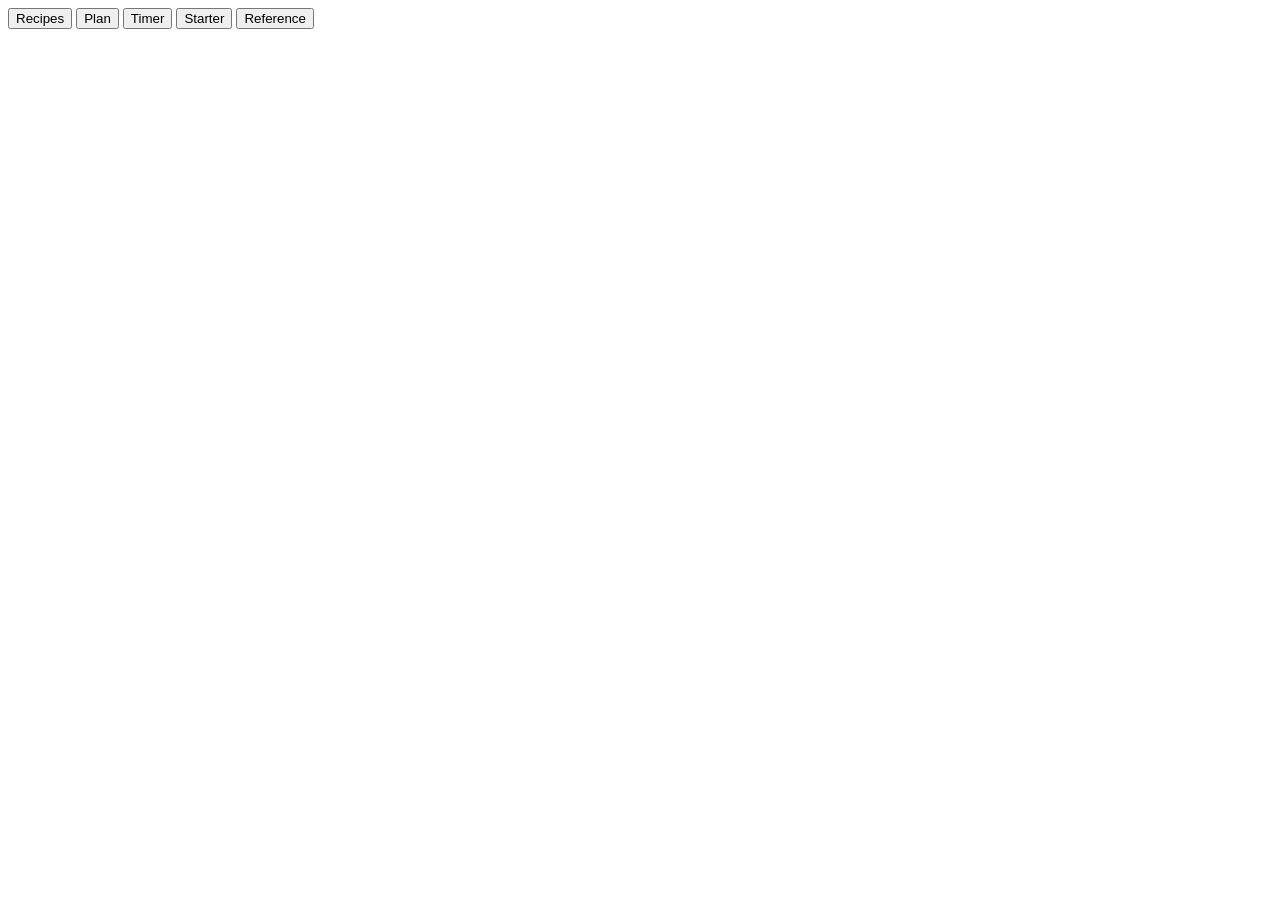
<file: src/shell.html>
<!doctype html>
<html lang="en-GB">
<head>
<meta charset="utf-8">
<meta name="viewport" content="width=device-width,initial-scale=1,viewport-fit=cover">
<title>Michael's Baking</title>
<meta name="description" content="Sourdough loaf, focaccia, pizza and sandwich loaf: scaling, planner and bake-day timer.">
<meta name="theme-color" content="#FBF6EE">
<meta name="color-scheme" content="light dark">
<meta name="apple-mobile-web-app-capable" content="yes">
<meta name="mobile-web-app-capable" content="yes">
<meta name="apple-mobile-web-app-status-bar-style" content="default">
<meta name="apple-mobile-web-app-title" content="Baking">
<meta name="format-detection" content="telephone=no">
<link rel="manifest" href="manifest.webmanifest">
<link rel="apple-touch-icon" sizes="180x180" href="icons/apple-touch-icon.png">
<link rel="icon" type="image/png" sizes="192x192" href="icons/icon-192.png">
<style>
__CSS__
</style>
</head>
<body>
<div id="app">
  <noscript><p style="padding:24px">This app needs JavaScript.</p></noscript>
  <main id="view" class="view"></main>
  <button id="pill" class="nowpill" data-act="tab" data-arg="timer" style="display:none" type="button"></button>
  <nav class="tabbar" aria-label="Main">
    <button data-act="tab" data-arg="recipes" class="on" aria-label="Recipes"><span id="i-recipes"></span>Recipes</button>
    <button data-act="tab" data-arg="plan" aria-label="Plan"><span id="i-plan"></span>Plan</button>
    <button data-act="tab" data-arg="timer" aria-label="Timer"><span id="i-timer"></span>Timer<span class="badge" id="tbadge" style="display:none"></span></button>
    <button data-act="tab" data-arg="starter" aria-label="Starter"><span id="i-starter"></span>Starter</button>
    <button data-act="tab" data-arg="ref" aria-label="Reference"><span id="i-ref"></span>Reference</button>
  </nav>
</div>
<div id="toast" class="toast" role="status" aria-live="polite"></div>
<script>
__DATA__
__CORE__
__ART__
["recipes","plan","timer","starter","ref"].forEach(k=>{document.getElementById("i-"+k).outerHTML=ICON[k]});
__APP__
</script>
</body>
</html>
</file>
